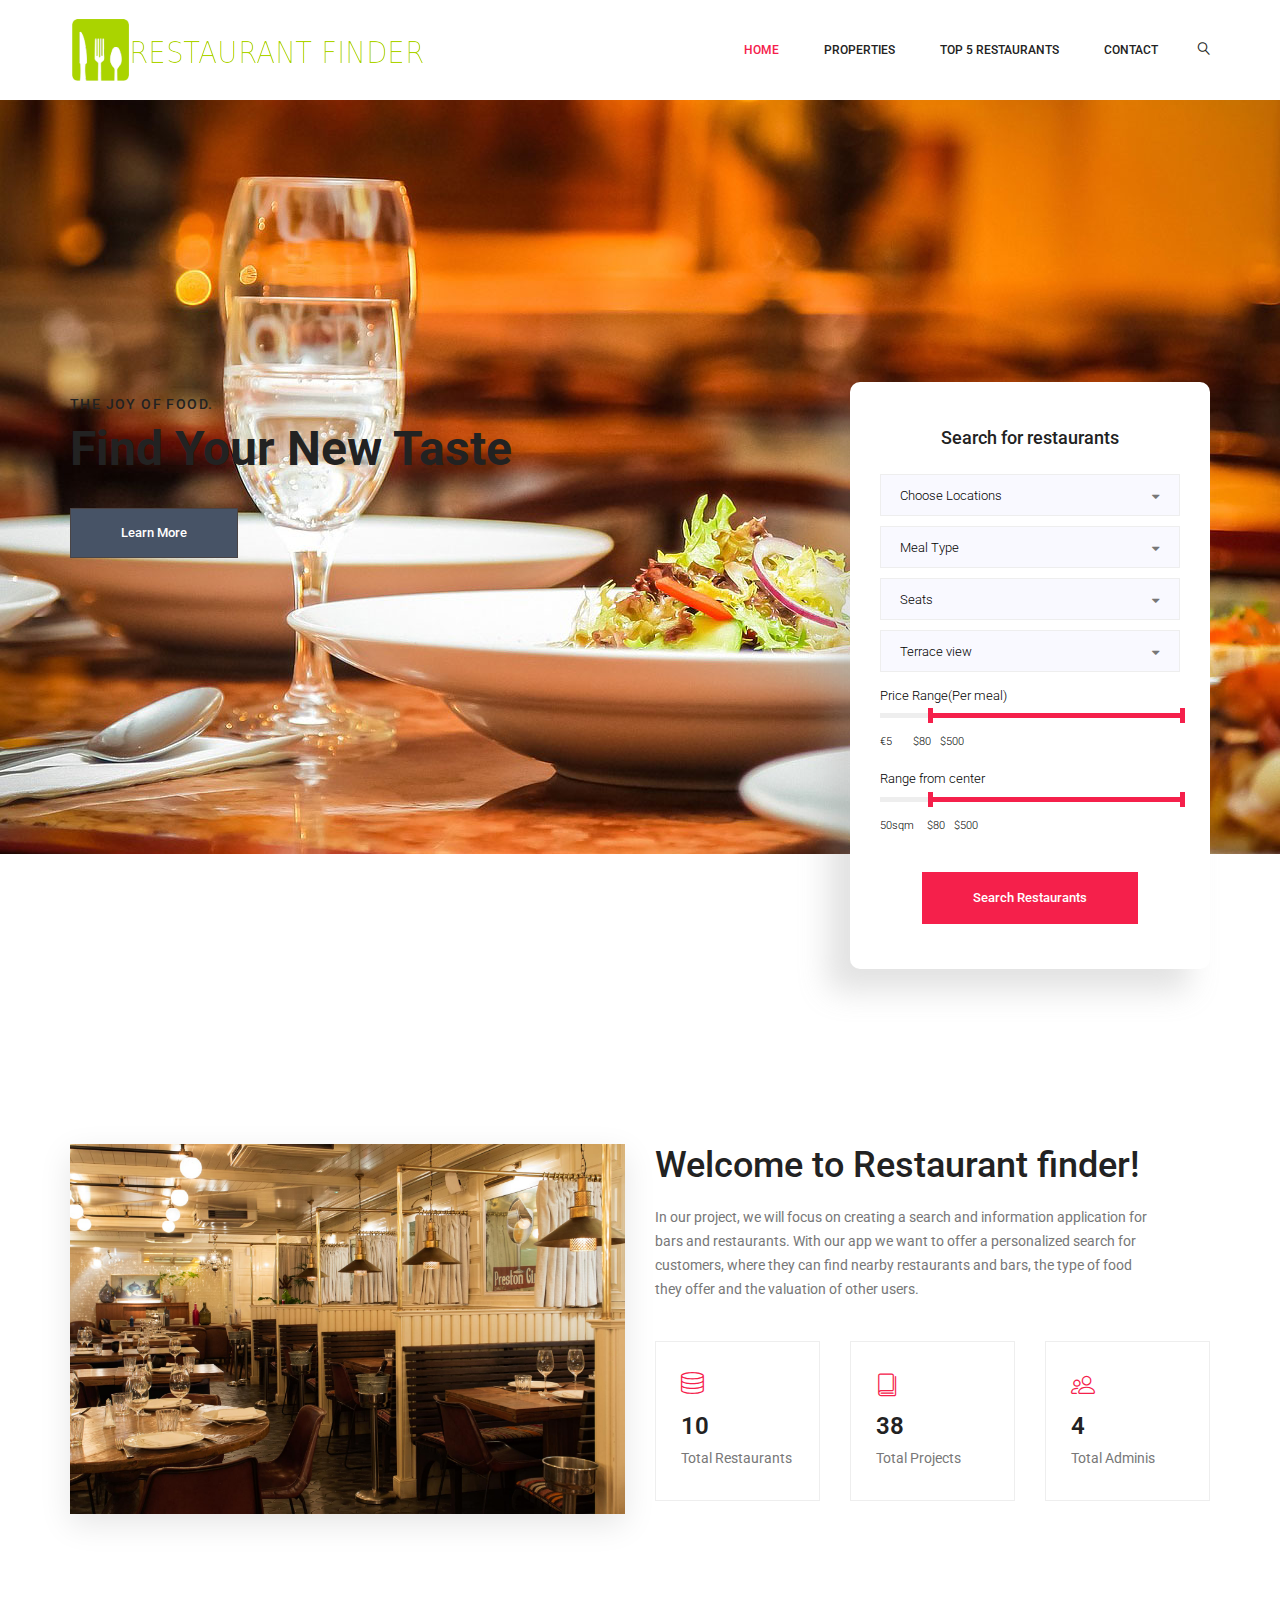
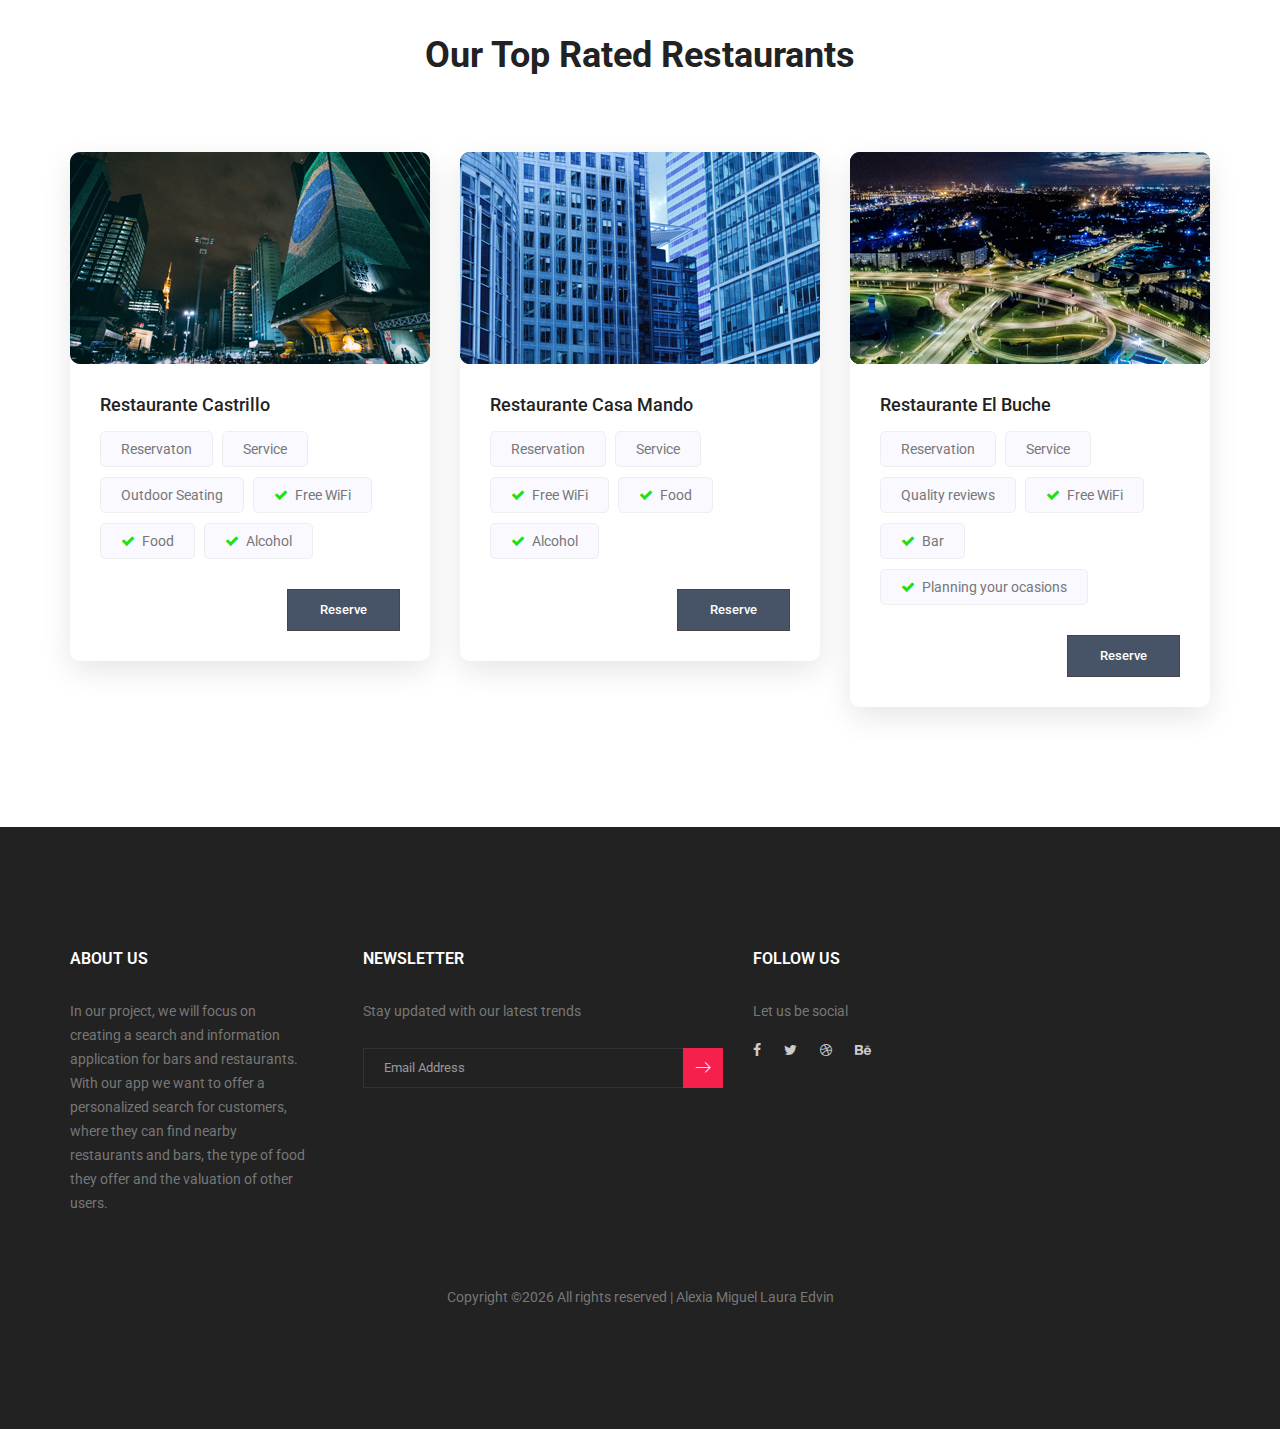
<file: index.html>
<!doctype html>
<html lang="en">
    <head>
        <!-- Required meta tags -->
        <meta charset="utf-8">
        <meta name="viewport" content="width=device-width, initial-scale=1, shrink-to-fit=no">
        <link rel="icon" href="img/favicon.png" type="image/png">
        <title>Restaurant| home</title>
        <!-- Bootstrap CSS -->
        <link rel="stylesheet" href="css/bootstrap.css">
        <link rel="stylesheet" href="vendors/linericon/style.css">
        <link rel="stylesheet" href="css/font-awesome.min.css">
        <link rel="stylesheet" href="vendors/owl-carousel/owl.carousel.min.css">
        <link rel="stylesheet" href="vendors/lightbox/simpleLightbox.css">
        <link rel="stylesheet" href="vendors/nice-select/css/nice-select.css">
        <link rel="stylesheet" href="vendors/animate-css/animate.css">
        <link rel="stylesheet" href="vendors/jquery-ui/jquery-ui.css">
        <!-- main css -->
        <link rel="stylesheet" href="css/style.css">
        <link rel="stylesheet" href="css/responsive.css">

        <style media="screen">
          .advanced_search .search_select .s_select .current{
            color: black;
          }

          .advanced_search .search_select .s_select .list li{
            color: black;
          }

          .advanced_search .search_range .range_item h5{
            color: black;
          }

          .advanced_search .search_range .range_item .d_text{
            color: black ;
          }

          .advanced_search .search_range .range_item .amount{
              color: black;
          }

          .advanced_search .search_range .range_item .d_text2{
            color: black;
          }

          .advanced_search .search_range .range_item .amount2{
            color: black;
          }

        </style>
    </head>
    <body>

        <!--================Header Menu Area =================-->
        <header class="header_area">
            <div class="main_menu">
            	<nav class="navbar navbar-expand-lg navbar-light">
					<div class="container box_1620">
						<!-- Brand and toggle get grouped for better mobile display -->
						<a class="navbar-brand logo_h" href="index.html"><img src="img/restaurant_logo1.png" alt=""></a>
						<button class="navbar-toggler" type="button" data-toggle="collapse" data-target="#navbarSupportedContent" aria-controls="navbarSupportedContent" aria-expanded="false" aria-label="Toggle navigation">
							<span class="icon-bar"></span>
							<span class="icon-bar"></span>
							<span class="icon-bar"></span>
						</button>
						<!-- Collect the nav links, forms, and other content for toggling -->
						<div class="collapse navbar-collapse offset" id="navbarSupportedContent">
							<ul class="nav navbar-nav menu_nav ml-auto">
								<li class="nav-item active"><a class="nav-link" href="index.html">Home</a></li>
								<li class="nav-item"><a class="nav-link" href="properties.html">Properties</a></li>
								<li class="nav-item submenu dropdown">
									<a href="#" class="nav-link dropdown-toggle" data-toggle="dropdown" role="button" aria-haspopup="true" aria-expanded="false">Top 5 restaurants</a>
									<ul class="dropdown-menu">
										<li class="nav-item"><a class="nav-link" href="https://www.tripadvisor.es/Restaurant_Review-g580324-d5444812-Reviews-Restaurante_El_Castillo-Ponferrada_Province_of_Leon_Castile_and_Leon.html">El Castrillo</a></li>
                    <li class="nav-item"><a class="nav-link" href="https://www.tripadvisor.com/Restaurant_Review-g187492-d2179561-Reviews-Restaurante_Pablo-Leon_Province_of_Leon_Castile_and_Leon.html">Pablo</a></li>
                    <li class="nav-item"><a class="nav-link" href="https://www.tripadvisor.com/Restaurant_Review-g187492-d13963047-Reviews-La_Piccola_Stanza-Leon_Province_of_Leon_Castile_and_Leon.html">La Piccola Stanzza</a></li>
                    <li class="nav-item"><a class="nav-link" href="https://www.tripadvisor.com/Restaurant_Review-g187492-d7679478-Reviews-Clandestino-Leon_Province_of_Leon_Castile_and_Leon.html">Clandestino</a></li>
                    <li class="nav-item"><a class="nav-link" href="https://www.tripadvisor.com/Restaurant_Review-g187492-d3534166-Reviews-La_Poveda-Leon_Province_of_Leon_Castile_and_Leon.html">La Poveda</a></li>
									</ul>
								</li>
								<li class="nav-item"><a class="nav-link" href="contact.html">Contact</a></li>
							</ul>
							<ul class="nav navbar-nav navbar-right">
								<li class="nav-item"><a href="#" class="search"><i class="lnr lnr-magnifier"></i></a></li>
							</ul>
						</div>
					</div>
            	</nav>
            </div>
        </header>
        <!--================Header Menu Area =================-->

        <!--================Home Area =================-->
        <section class="home_banner_area">
            <div class="banner_inner d-flex align-items-center">
				<div class="container">
					<div class="banner_content">
						<h5>The joy of food.</h5>
						<h3>Find Your New Taste</h3>
						<a class="main_btn" href="#">Learn More</a>
					</div>
				</div>
            </div>
            <div class="container">
				<div class="advanced_search">
					<h3>Search for restaurants</h3>
					<div class="search_select">
						<select class="s_select">
					    <option value="1">Choose Locations</option>
							<option value="2">Leon</option>
						</select>
						<select class="s_select">
							<option value="1">Meal Type</option>
							<option value="2">Breakfast</option>
							<option value="4">Lunch</option>
              <option value="5">Dinner</option>
						</select>
						<select class="s_select">
							<option value="1">Seats</option>
							<option value="2">1</option>
							<option value="4">2</option>
              <option value="5">3</option>
              <option value="6">4</option>
						</select>
						<select class="s_select">
							<option value="1">Terrace view</option>
							<option value="2">Yes</option>
							<option value="4">No</option>
						</select>
					</div>
					<div class="search_range">
						<div class="range_item">
							<h5>Price Range(Per meal)</h5>
							<div id="slider-range"></div>
							<span class="d_text">€5</span>
							<input type="text" id="amount" readonly style="border:0;" class="amount">
						</div>
						<div class="range_item">
							<h5>Range from center</h5>
							<div id="slider-range2"></div>
							<span class="d_text2">50sqm</span>
							<input type="text" id="amount2" readonly style="border:0;" class="amount2">
						</div>
					</div>
					<button type="submit" value="submit" class="btn submit_btn">Search Restaurants</button>
				</div>
            </div>
        </section>
        <!--================End Home Banner Area =================-->

        <!--================Welcome Area =================-->
        <section class="welcome_area p_120">
        	<div class="container">
        		<div class="row welcome_inner">
        			<div class="col-lg-6">
        				<div class="welcome_img">
        					<img class="img-fluid" src="img/restoran1.jpg" alt="">
        				</div>
        			</div>
        			<div class="col-lg-6">
        				<div class="welcome_text">
        					<h4>Welcome to Restaurant finder!</h4>
        					<p>In our project, we will focus on creating a search and information application for bars and restaurants.  With our app we want to offer a personalized search for customers, where they can find nearby restaurants and bars, the type of food they offer and the valuation of other users.</p>
        					<div class="row">
        						<div class="col-sm-4">
        							<div class="wel_item">
        								<i class="lnr lnr-database"></i>
        								<h4>10</h4>
        								<p>Total Restaurants</p>
        							</div>
        						</div>
        						<div class="col-sm-4">
        							<div class="wel_item">
        								<i class="lnr lnr-book"></i>
        								<h4>38</h4>
        								<p>Total Projects</p>
        							</div>
        						</div>
        						<div class="col-sm-4">
        							<div class="wel_item">
        								<i class="lnr lnr-users"></i>
        								<h4>4</h4>
        								<p>Total Adminis</p>
        							</div>
        						</div>
        					</div>
        				</div>
        			</div>
        		</div>
        	</div>
        </section>
        <!--================End Welcome Area =================-->

        <!--================Properties Area =================-->
        <section class="properties_area">
        	<div class="container">
        		<div class="main_title">
        			<h2>Our Top Rated Restaurants</h2>
        		</div>
        		<div class="row properties_inner">
        			<div class="col-lg-4">
        				<div class="properties_item">
        					<div class="pp_img">
        						<img class="img-fluid" src="img/properties/pp-1.jpg" alt="">
        					</div>
        					<div class="pp_content">
        						<a href="#"><h4>Restaurante Castrillo</h4></a>
        						<div class="tags">
        							<a href="#">Reservaton</a>
        							<a href="#">Service</a>
        							<a href="#">Outdoor Seating</a>
        							<a href="#"><i class="fa fa-check" aria-hidden="true"></i>Free WiFi</a>
        							<a href="#"><i class="fa fa-check" aria-hidden="true"></i>Food</a>
        							<a href="#"><i class="fa fa-check" aria-hidden="true"></i>Alcohol</a>
        						</div>
        						<div class="pp_footer">
        							<a class="main_btn" href="#">Reserve</a>
        						</div>
        					</div>
        				</div>
        			</div>
        			<div class="col-lg-4">
        				<div class="properties_item">
        					<div class="pp_img">
        						<img class="img-fluid" src="img/properties/pp-2.jpg" alt="">
        					</div>
        					<div class="pp_content">
        						<a href="#"><h4>Restaurante Casa Mando</h4></a>
        						<div class="tags">
        							<a href="#">Reservation</a>
        							<a href="#">Service</a>
        							<a href="#"><i class="fa fa-check" aria-hidden="true"></i>Free WiFi</a>
        							<a href="#"><i class="fa fa-check" aria-hidden="true"></i>Food</a>
        							<a href="#"><i class="fa fa-check" aria-hidden="true"></i>Alcohol</a>
        						</div>
        						<div class="pp_footer">
        							<a class="main_btn" href="#">Reserve</a>
        						</div>
        					</div>
        				</div>
        			</div>
        			<div class="col-lg-4">
        				<div class="properties_item">
        					<div class="pp_img">
        						<img class="img-fluid" src="img/properties/pp-3.jpg" alt="">
        					</div>
        					<div class="pp_content">
        						<a href="#"><h4>Restaurante El Buche</h4></a>
        						<div class="tags">
        							<a href="#">Reservation</a>
        							<a href="#">Service</a>
        							<a href="#">Quality reviews</a>
        							<a href="#"><i class="fa fa-check" aria-hidden="true"></i>Free WiFi</a>
        							<a href="#"><i class="fa fa-check" aria-hidden="true"></i>Bar</a>
        							<a href="#"><i class="fa fa-check" aria-hidden="true"></i>Planning your ocasions</a>
        						</div>
        						<div class="pp_footer">
        							<a class="main_btn" href="#">Reserve</a>
        						</div>
        					</div>
        				</div>
        			</div>
        		</div>
        	</div>
        </section>
        <!--================End Properties Area =================-->

        <!--================ start footer Area  =================-->
        <footer class="footer-area p_120">
            <div class="container">
                <div class="row">
                    <div class="col-lg-3  col-md-6 col-sm-6">
                        <div class="single-footer-widget">
                            <h6 class="footer_title">About Us</h6>
                            <p>In our project, we will focus on creating a search and information application for bars and restaurants. With our app we want to offer a personalized search for customers, where they can find nearby restaurants and bars, the type of food they offer and the valuation of other users.

</p>
                        </div>
                    </div>
                    <div class="col-lg-4 col-md-6 col-sm-6">
                        <div class="single-footer-widget">
                            <h6 class="footer_title">Newsletter</h6>
                            <p>Stay updated with our latest trends</p>
                            <div id="mc_embed_signup">
                                <form target="_blank" action="https://spondonit.us12.list-manage.com/subscribe/post?u=1462626880ade1ac87bd9c93a&amp;id=92a4423d01" method="get" class="subscribe_form relative">
                                    <div class="input-group d-flex flex-row">
                                        <input name="EMAIL" placeholder="Email Address" onfocus="this.placeholder = ''" onblur="this.placeholder = 'Email Address '" required="" type="email">
                                        <button class="btn sub-btn"><span class="lnr lnr-arrow-right"></span></button>
                                    </div>
                                    <div class="mt-10 info"></div>
                                </form>
                            </div>
                        </div>
                    </div>
                    <div class="col-lg-2 col-md-6 col-sm-6">
                        <div class="single-footer-widget f_social_wd">
                            <h6 class="footer_title">Follow Us</h6>
                            <p>Let us be social</p>
                            <div class="f_social">
                            	<a href="#"><i class="fa fa-facebook"></i></a>
								<a href="#"><i class="fa fa-twitter"></i></a>
								<a href="#"><i class="fa fa-dribbble"></i></a>
								<a href="#"><i class="fa fa-behance"></i></a>
              </div>
                        </div>
                    </div>
                </div>
                <div class="row footer-bottom d-flex justify-content-between align-items-center">
                    <p class="col-lg-12 footer-text text-center"><!-- Link back to Colorlib can't be removed. Template is licensed under CC BY 3.0. -->
Copyright &copy;<script>document.write(new Date().getFullYear());</script> All rights reserved | Alexia Miguel Laura Edvin
<!-- Link back to Colorlib can't be removed. Template is licensed under CC BY 3.0. --></p>
                </div>
            </div>
        </footer>
		<!--================ End footer Area  =================-->



        <!-- Optional JavaScript -->
        <!-- jQuery first, then Popper.js, then Bootstrap JS -->
        <script src="js/jquery-3.2.1.min.js"></script>
        <script src="js/popper.js"></script>
        <script src="js/bootstrap.min.js"></script>
        <script src="js/stellar.js"></script>
        <script src="vendors/lightbox/simpleLightbox.min.js"></script>
        <script src="vendors/nice-select/js/jquery.nice-select.min.js"></script>
        <script src="vendors/isotope/imagesloaded.pkgd.min.js"></script>
        <script src="vendors/isotope/isotope-min.js"></script>
        <script src="vendors/owl-carousel/owl.carousel.min.js"></script>
        <script src="vendors/jquery-ui/jquery-ui.js"></script>
        <script src="js/jquery.ajaxchimp.min.js"></script>
        <script src="js/mail-script.js"></script>
        <script src="js/theme.js"></script>
    </body>
</html>
</file>
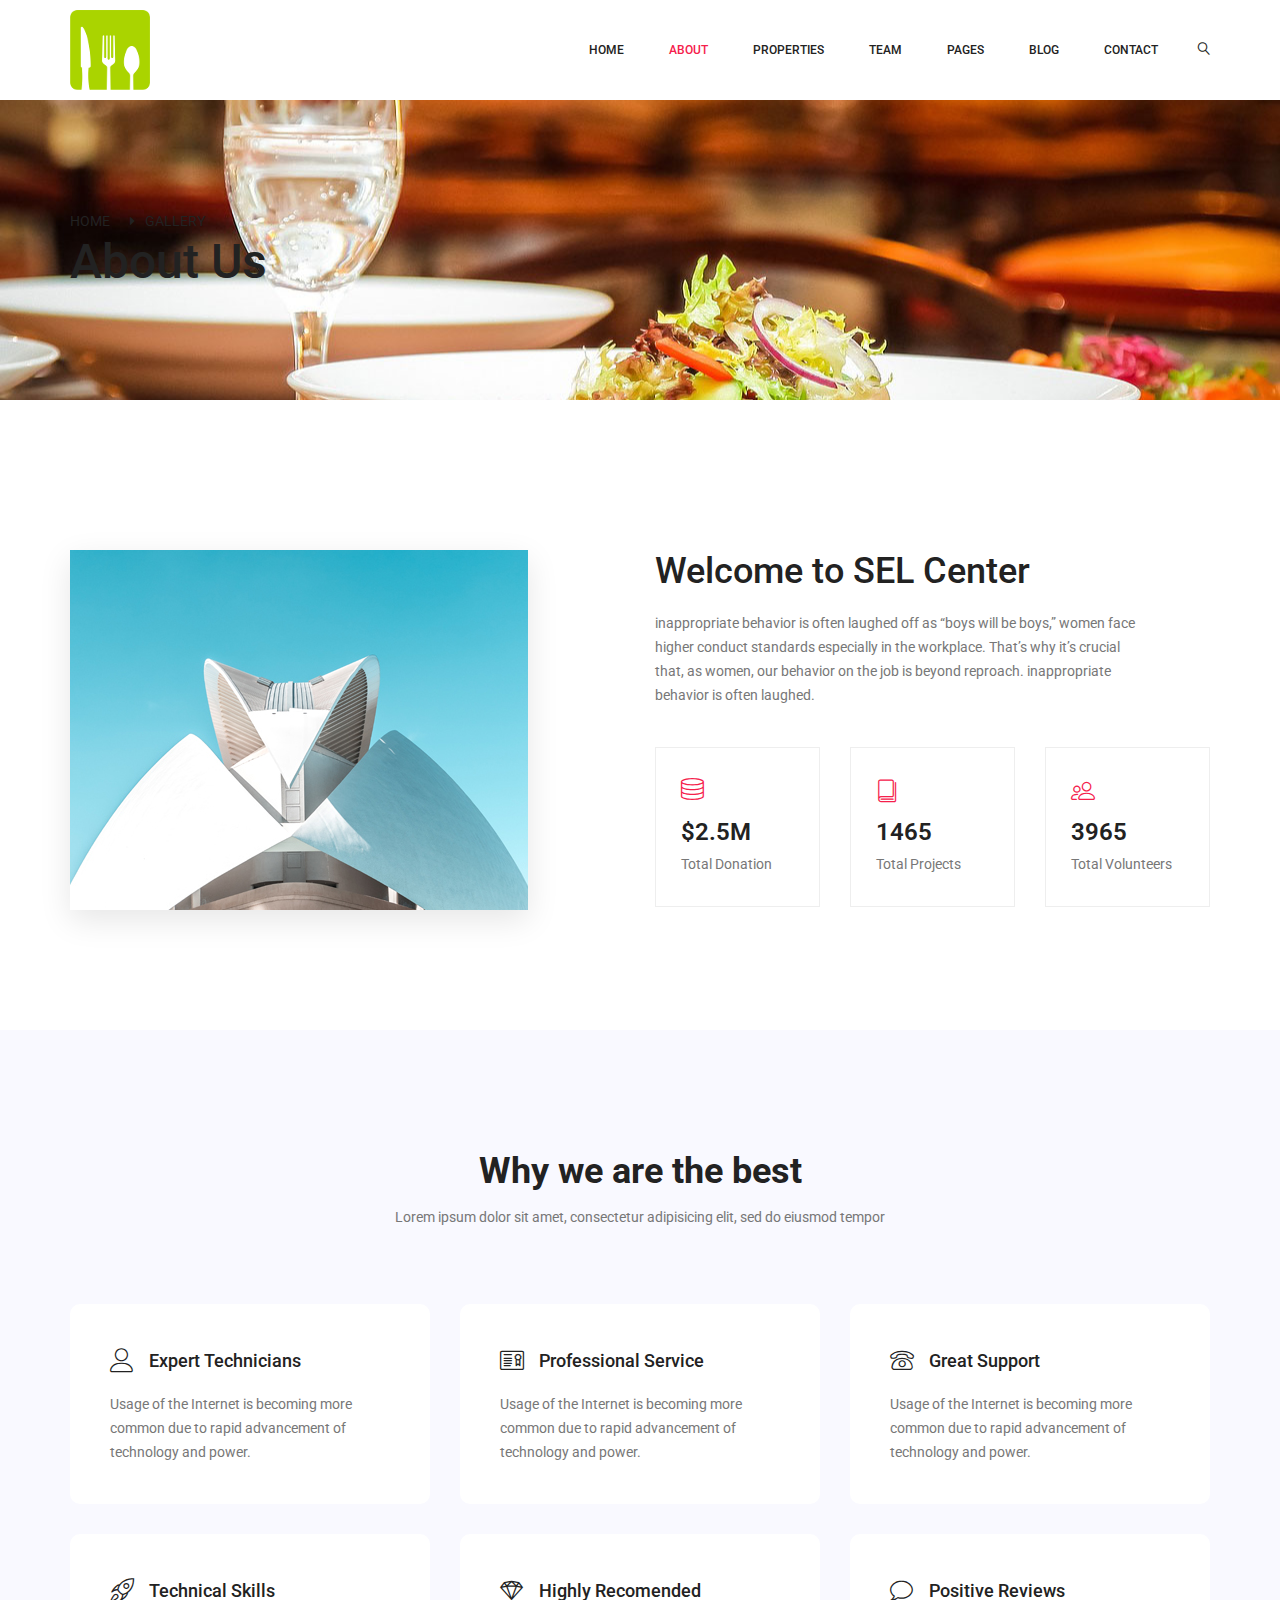
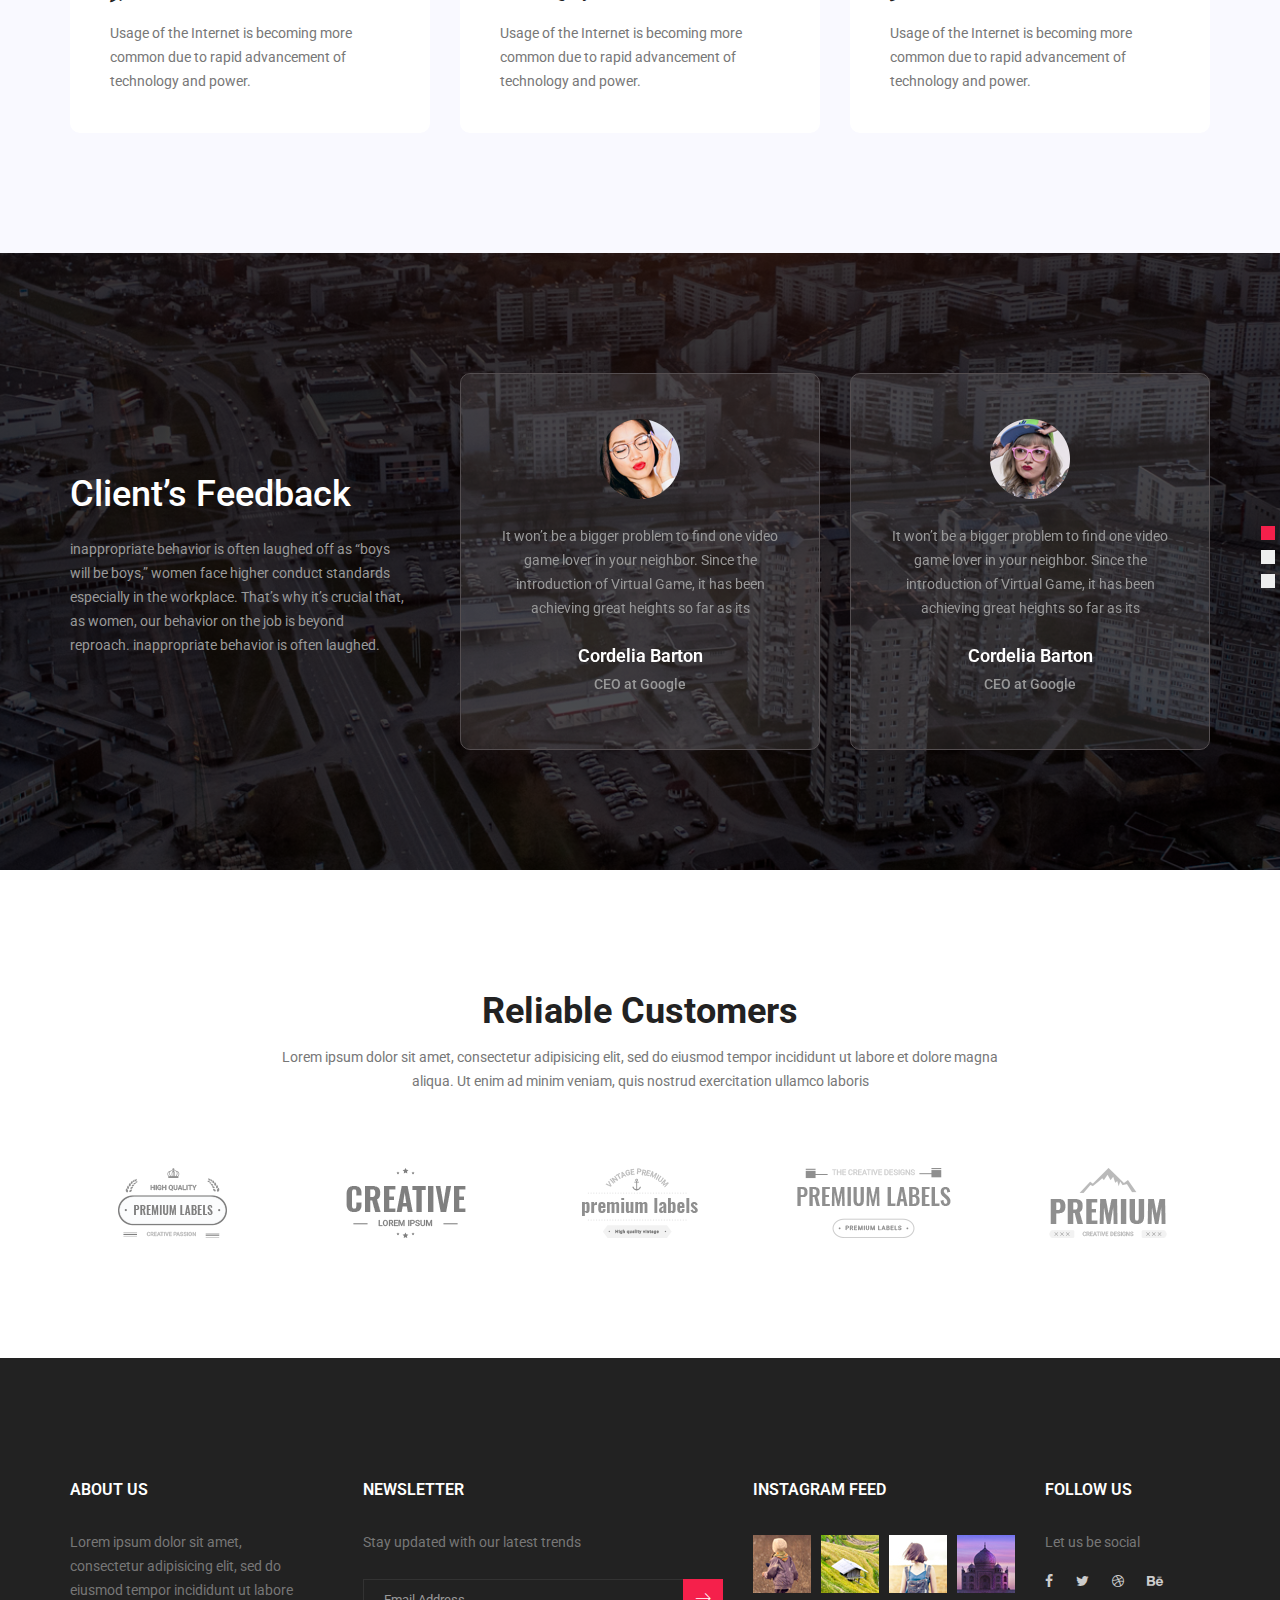
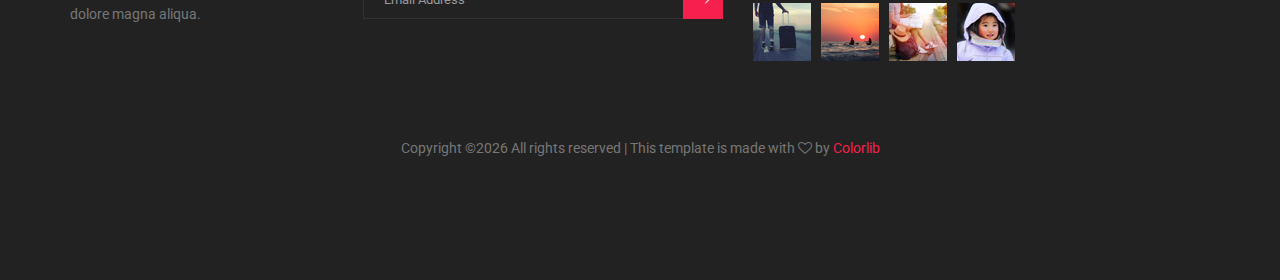
<file: about-us.html>
<!doctype html>
<html lang="en">
    <head>
        <!-- Required meta tags -->
        <meta charset="utf-8">
        <meta name="viewport" content="width=device-width, initial-scale=1, shrink-to-fit=no">
        <link rel="icon" href="img/favicon.png" type="image/png">
        <title>Real State Multi</title>
        <!-- Bootstrap CSS -->
        <link rel="stylesheet" href="css/bootstrap.css">
        <link rel="stylesheet" href="vendors/linericon/style.css">
        <link rel="stylesheet" href="css/font-awesome.min.css">
        <link rel="stylesheet" href="vendors/owl-carousel/owl.carousel.min.css">
        <link rel="stylesheet" href="vendors/lightbox/simpleLightbox.css">
        <link rel="stylesheet" href="vendors/nice-select/css/nice-select.css">
        <link rel="stylesheet" href="vendors/animate-css/animate.css">
        <link rel="stylesheet" href="vendors/jquery-ui/jquery-ui.css">
        <!-- main css -->
        <link rel="stylesheet" href="css/style.css">
        <link rel="stylesheet" href="css/responsive.css">
    </head>
    <body>
        
        <!--================Header Menu Area =================-->
        <header class="header_area">
            <div class="main_menu">
            	<nav class="navbar navbar-expand-lg navbar-light">
					<div class="container box_1620">
						<!-- Brand and toggle get grouped for better mobile display -->
						<a class="navbar-brand logo_h" href="index.html"><img src="img/logo.png" alt=""></a>
						<button class="navbar-toggler" type="button" data-toggle="collapse" data-target="#navbarSupportedContent" aria-controls="navbarSupportedContent" aria-expanded="false" aria-label="Toggle navigation">
							<span class="icon-bar"></span>
							<span class="icon-bar"></span>
							<span class="icon-bar"></span>
						</button>
						<!-- Collect the nav links, forms, and other content for toggling -->
						<div class="collapse navbar-collapse offset" id="navbarSupportedContent">
							<ul class="nav navbar-nav menu_nav ml-auto"> 
								<li class="nav-item"><a class="nav-link" href="index.html">Home</a></li> 
								<li class="nav-item active"><a class="nav-link" href="about-us.html">About</a></li>
								<li class="nav-item"><a class="nav-link" href="properties.html">Properties</a></li>
								<li class="nav-item"><a class="nav-link" href="agents.html">Team</a></li>
								<li class="nav-item submenu dropdown">
									<a href="#" class="nav-link dropdown-toggle" data-toggle="dropdown" role="button" aria-haspopup="true" aria-expanded="false">Pages</a>
									<ul class="dropdown-menu">
										<li class="nav-item"><a class="nav-link" href="elements.html">Elements</a></li>
									</ul>
								</li> 
								<li class="nav-item submenu dropdown">
									<a href="#" class="nav-link dropdown-toggle" data-toggle="dropdown" role="button" aria-haspopup="true" aria-expanded="false">Blog</a>
									<ul class="dropdown-menu">
										<li class="nav-item"><a class="nav-link" href="blog.html">Blog</a></li>
										<li class="nav-item"><a class="nav-link" href="single-blog.html">Blog Details</a></li>
									</ul>
								</li> 
								<li class="nav-item"><a class="nav-link" href="contact.html">Contact</a></li>
							</ul>
							<ul class="nav navbar-nav navbar-right">
								<li class="nav-item"><a href="#" class="search"><i class="lnr lnr-magnifier"></i></a></li>
							</ul>
						</div> 
					</div>
            	</nav>
            </div>
        </header>
        <!--================Header Menu Area =================-->
        
        <!--================Home Banner Area =================-->
        <section class="banner_area">
            <div class="banner_inner d-flex align-items-center">
            	<div class="overlay bg-parallax" data-stellar-ratio="0.9" data-stellar-vertical-offset="0" data-background=""></div>
				<div class="container">
					<div class="banner_content">
						<div class="page_link">
							<a href="index.html">Home</a>
							<a href="gallery.html">Gallery</a>
						</div>
						<h2>About Us</h2>
					</div>
				</div>
            </div>
        </section>
        <!--================End Home Banner Area =================-->
        
        <!--================Welcome Area =================-->
        <section class="welcome_area p_120">
        	<div class="container">
        		<div class="row welcome_inner">
        			<div class="col-lg-6">
        				<div class="welcome_img">
        					<img class="img-fluid" src="img/welcome-1.jpg" alt="">
        				</div>
        			</div>
        			<div class="col-lg-6">
        				<div class="welcome_text">
        					<h4>Welcome to SEL Center</h4>
        					<p>inappropriate behavior is often laughed off as “boys will be boys,” women face higher conduct standards especially in the workplace. That’s why it’s crucial that, as women, our behavior on the job is beyond reproach. inappropriate behavior is often laughed.</p>
        					<div class="row">
        						<div class="col-sm-4">
        							<div class="wel_item">
        								<i class="lnr lnr-database"></i>
        								<h4>$2.5M</h4>
        								<p>Total Donation</p>
        							</div>
        						</div>
        						<div class="col-sm-4">
        							<div class="wel_item">
        								<i class="lnr lnr-book"></i>
        								<h4>1465</h4>
        								<p>Total Projects</p>
        							</div>
        						</div>
        						<div class="col-sm-4">
        							<div class="wel_item">
        								<i class="lnr lnr-users"></i>
        								<h4>3965</h4>
        								<p>Total Volunteers</p>
        							</div>
        						</div>
        					</div>
        				</div>
        			</div>
        		</div>
        	</div>
        </section>
        <!--================End Welcome Area =================-->
        
        <!--================Feature Area =================-->
        <section class="feature_area p_120">
        	<div class="container">
        		<div class="main_title">
        			<h2>Why we are the best</h2>
        			<p>Lorem ipsum dolor sit amet, consectetur adipisicing elit, sed do eiusmod tempor</p>
        		</div>
        		<div class="row feature_inner">
        			<div class="col-lg-4 col-sm-6">
        				<div class="feature_item">
        					<h4><i class="lnr lnr-user"></i>Expert Technicians</h4>
        					<p>Usage of the Internet is becoming more common due to rapid advancement of technology and power.</p>
        				</div>
        			</div>
        			<div class="col-lg-4 col-sm-6">
        				<div class="feature_item">
        					<h4><i class="lnr lnr-license"></i>Professional Service</h4>
        					<p>Usage of the Internet is becoming more common due to rapid advancement of technology and power.</p>
        				</div>
        			</div>
        			<div class="col-lg-4 col-sm-6">
        				<div class="feature_item">
        					<h4><i class="lnr lnr-phone"></i>Great Support</h4>
        					<p>Usage of the Internet is becoming more common due to rapid advancement of technology and power.</p>
        				</div>
        			</div>
        			<div class="col-lg-4 col-sm-6">
        				<div class="feature_item">
        					<h4><i class="lnr lnr-rocket"></i>Technical Skills</h4>
        					<p>Usage of the Internet is becoming more common due to rapid advancement of technology and power.</p>
        				</div>
        			</div>
        			<div class="col-lg-4 col-sm-6">
        				<div class="feature_item">
        					<h4><i class="lnr lnr-diamond"></i>Highly Recomended</h4>
        					<p>Usage of the Internet is becoming more common due to rapid advancement of technology and power.</p>
        				</div>
        			</div>
        			<div class="col-lg-4 col-sm-6">
        				<div class="feature_item">
        					<h4><i class="lnr lnr-bubble"></i>Positive Reviews</h4>
        					<p>Usage of the Internet is becoming more common due to rapid advancement of technology and power.</p>
        				</div>
        			</div>
        		</div>
        	</div>
        </section>
        <!--================End Feature Area =================-->
        
        <!--================Testimonials Area =================-->
        <section class="testimonials_area p_120">
        	<div class="container">
        		<div class="row testimonials_inner">
        			<div class="col-lg-4">
        				<div class="testi_left_text">
        					<h4>Client’s Feedback</h4>
        					<p>inappropriate behavior is often laughed off as “boys will be boys,” women face higher conduct standards especially in the workplace. That’s why it’s crucial that, as women, our behavior on the job is beyond reproach. inappropriate behavior is often laughed.</p>
        				</div>
        			</div>
        			<div class="col-lg-8">
        				<div class="testi_slider owl-carousel">
							<div class="item">
								<div class="testi_item">
									<img src="img/testimonials/testi-1.png" alt="">
									<p>It won’t be a bigger problem to find one video game lover in your neighbor. Since the introduction of Virtual Game, it has been achieving great heights so far as its</p>
									<h4>Cordelia Barton</h4>
									<h6>CEO at Google</h6>
								</div>
							</div>
							<div class="item">
								<div class="testi_item">
									<img src="img/testimonials/testi-2.png" alt="">
									<p>It won’t be a bigger problem to find one video game lover in your neighbor. Since the introduction of Virtual Game, it has been achieving great heights so far as its</p>
									<h4>Cordelia Barton</h4>
									<h6>CEO at Google</h6>
								</div>
							</div>
							<div class="item">
								<div class="testi_item">
									<img src="img/testimonials/testi-1.png" alt="">
									<p>It won’t be a bigger problem to find one video game lover in your neighbor. Since the introduction of Virtual Game, it has been achieving great heights so far as its</p>
									<h4>Cordelia Barton</h4>
									<h6>CEO at Google</h6>
								</div>
							</div>
							<div class="item">
								<div class="testi_item">
									<img src="img/testimonials/testi-2.png" alt="">
									<p>It won’t be a bigger problem to find one video game lover in your neighbor. Since the introduction of Virtual Game, it has been achieving great heights so far as its</p>
									<h4>Cordelia Barton</h4>
									<h6>CEO at Google</h6>
								</div>
							</div>
							<div class="item">
								<div class="testi_item">
									<img src="img/testimonials/testi-1.png" alt="">
									<p>It won’t be a bigger problem to find one video game lover in your neighbor. Since the introduction of Virtual Game, it has been achieving great heights so far as its</p>
									<h4>Cordelia Barton</h4>
									<h6>CEO at Google</h6>
								</div>
							</div>
							<div class="item">
								<div class="testi_item">
									<img src="img/testimonials/testi-2.png" alt="">
									<p>It won’t be a bigger problem to find one video game lover in your neighbor. Since the introduction of Virtual Game, it has been achieving great heights so far as its</p>
									<h4>Cordelia Barton</h4>
									<h6>CEO at Google</h6>
								</div>
							</div>
						</div>
        			</div>
        		</div>
        	</div>
        </section>
        <!--================End Testimonials Area =================-->
        
        <!--================Clients Logo Area =================-->
        <section class="clients_logo_area p_120">
        	<div class="container">
        		<div class="main_title">
        			<h2>Reliable Customers</h2>
        			<p>Lorem ipsum dolor sit amet, consectetur adipisicing elit, sed do eiusmod tempor incididunt ut labore et dolore magna aliqua. Ut enim ad minim veniam, quis nostrud exercitation ullamco laboris</p>
        		</div>
        		<div class="clients_slider owl-carousel">
        			<div class="item">
        				<img src="img/clients-logo/c-logo-1.png" alt="">
        			</div>
        			<div class="item">
        				<img src="img/clients-logo/c-logo-2.png" alt="">
        			</div>
        			<div class="item">
        				<img src="img/clients-logo/c-logo-3.png" alt="">
        			</div>
        			<div class="item">
        				<img src="img/clients-logo/c-logo-4.png" alt="">
        			</div>
        			<div class="item">
        				<img src="img/clients-logo/c-logo-5.png" alt="">
        			</div>
        		</div>
        	</div>
        </section>
        <!--================End Clients Logo Area =================-->
        
        
        <!--================ start footer Area  =================-->	
        <footer class="footer-area p_120">
            <div class="container">
                <div class="row">
                    <div class="col-lg-3  col-md-6 col-sm-6">
                        <div class="single-footer-widget">
                            <h6 class="footer_title">About Us</h6>
                            <p>Lorem ipsum dolor sit amet, consectetur adipisicing elit, sed do eiusmod tempor incididunt ut labore dolore magna aliqua.</p>
                        </div>
                    </div>
                    <div class="col-lg-4 col-md-6 col-sm-6">
                        <div class="single-footer-widget">
                            <h6 class="footer_title">Newsletter</h6>
                            <p>Stay updated with our latest trends</p>		
                            <div id="mc_embed_signup">
                                <form target="_blank" action="https://spondonit.us12.list-manage.com/subscribe/post?u=1462626880ade1ac87bd9c93a&amp;id=92a4423d01" method="get" class="subscribe_form relative">
                                    <div class="input-group d-flex flex-row">
                                        <input name="EMAIL" placeholder="Email Address" onfocus="this.placeholder = ''" onblur="this.placeholder = 'Email Address '" required="" type="email">
                                        <button class="btn sub-btn"><span class="lnr lnr-arrow-right"></span></button>		
                                    </div>									
                                    <div class="mt-10 info"></div>
                                </form>
                            </div>
                        </div>
                    </div>
                    <div class="col-lg-3 col-md-6 col-sm-6">
                        <div class="single-footer-widget instafeed">
                            <h6 class="footer_title">Instagram Feed</h6>
                            <ul class="list instafeed d-flex flex-wrap">
                                <li><img src="img/instagram/Image-01.jpg" alt=""></li>
                                <li><img src="img/instagram/Image-02.jpg" alt=""></li>
                                <li><img src="img/instagram/Image-03.jpg" alt=""></li>
                                <li><img src="img/instagram/Image-04.jpg" alt=""></li>
                                <li><img src="img/instagram/Image-05.jpg" alt=""></li>
                                <li><img src="img/instagram/Image-06.jpg" alt=""></li>
                                <li><img src="img/instagram/Image-07.jpg" alt=""></li>
                                <li><img src="img/instagram/Image-08.jpg" alt=""></li>
                            </ul>
                        </div>
                    </div>	
                    <div class="col-lg-2 col-md-6 col-sm-6">
                        <div class="single-footer-widget f_social_wd">
                            <h6 class="footer_title">Follow Us</h6>
                            <p>Let us be social</p>
                            <div class="f_social">
                            	<a href="#"><i class="fa fa-facebook"></i></a>
								<a href="#"><i class="fa fa-twitter"></i></a>
								<a href="#"><i class="fa fa-dribbble"></i></a>
								<a href="#"><i class="fa fa-behance"></i></a>
                            </div>
                        </div>
                    </div>						
                </div>
                <div class="row footer-bottom d-flex justify-content-between align-items-center">
                    <p class="col-lg-12 footer-text text-center"><!-- Link back to Colorlib can't be removed. Template is licensed under CC BY 3.0. -->
Copyright &copy;<script>document.write(new Date().getFullYear());</script> All rights reserved | This template is made with <i class="fa fa-heart-o" aria-hidden="true"></i> by <a href="https://colorlib.com" target="_blank">Colorlib</a>
<!-- Link back to Colorlib can't be removed. Template is licensed under CC BY 3.0. --></p>
                </div>
            </div>
        </footer>
		<!--================ End footer Area  =================-->
        
        
        
        <!-- Optional JavaScript -->
        <!-- jQuery first, then Popper.js, then Bootstrap JS -->
        <script src="js/jquery-3.2.1.min.js"></script>
        <script src="js/popper.js"></script>
        <script src="js/bootstrap.min.js"></script>
        <script src="js/stellar.js"></script>
        <script src="vendors/lightbox/simpleLightbox.min.js"></script>
        <script src="vendors/nice-select/js/jquery.nice-select.min.js"></script>
        <script src="vendors/isotope/imagesloaded.pkgd.min.js"></script>
        <script src="vendors/isotope/isotope-min.js"></script>
        <script src="vendors/owl-carousel/owl.carousel.min.js"></script>
        <script src="vendors/jquery-ui/jquery-ui.js"></script>
        <script src="js/jquery.ajaxchimp.min.js"></script>
        <script src="js/mail-script.js"></script>
        <script src="js/theme.js"></script>
    </body>
</html>
</file>
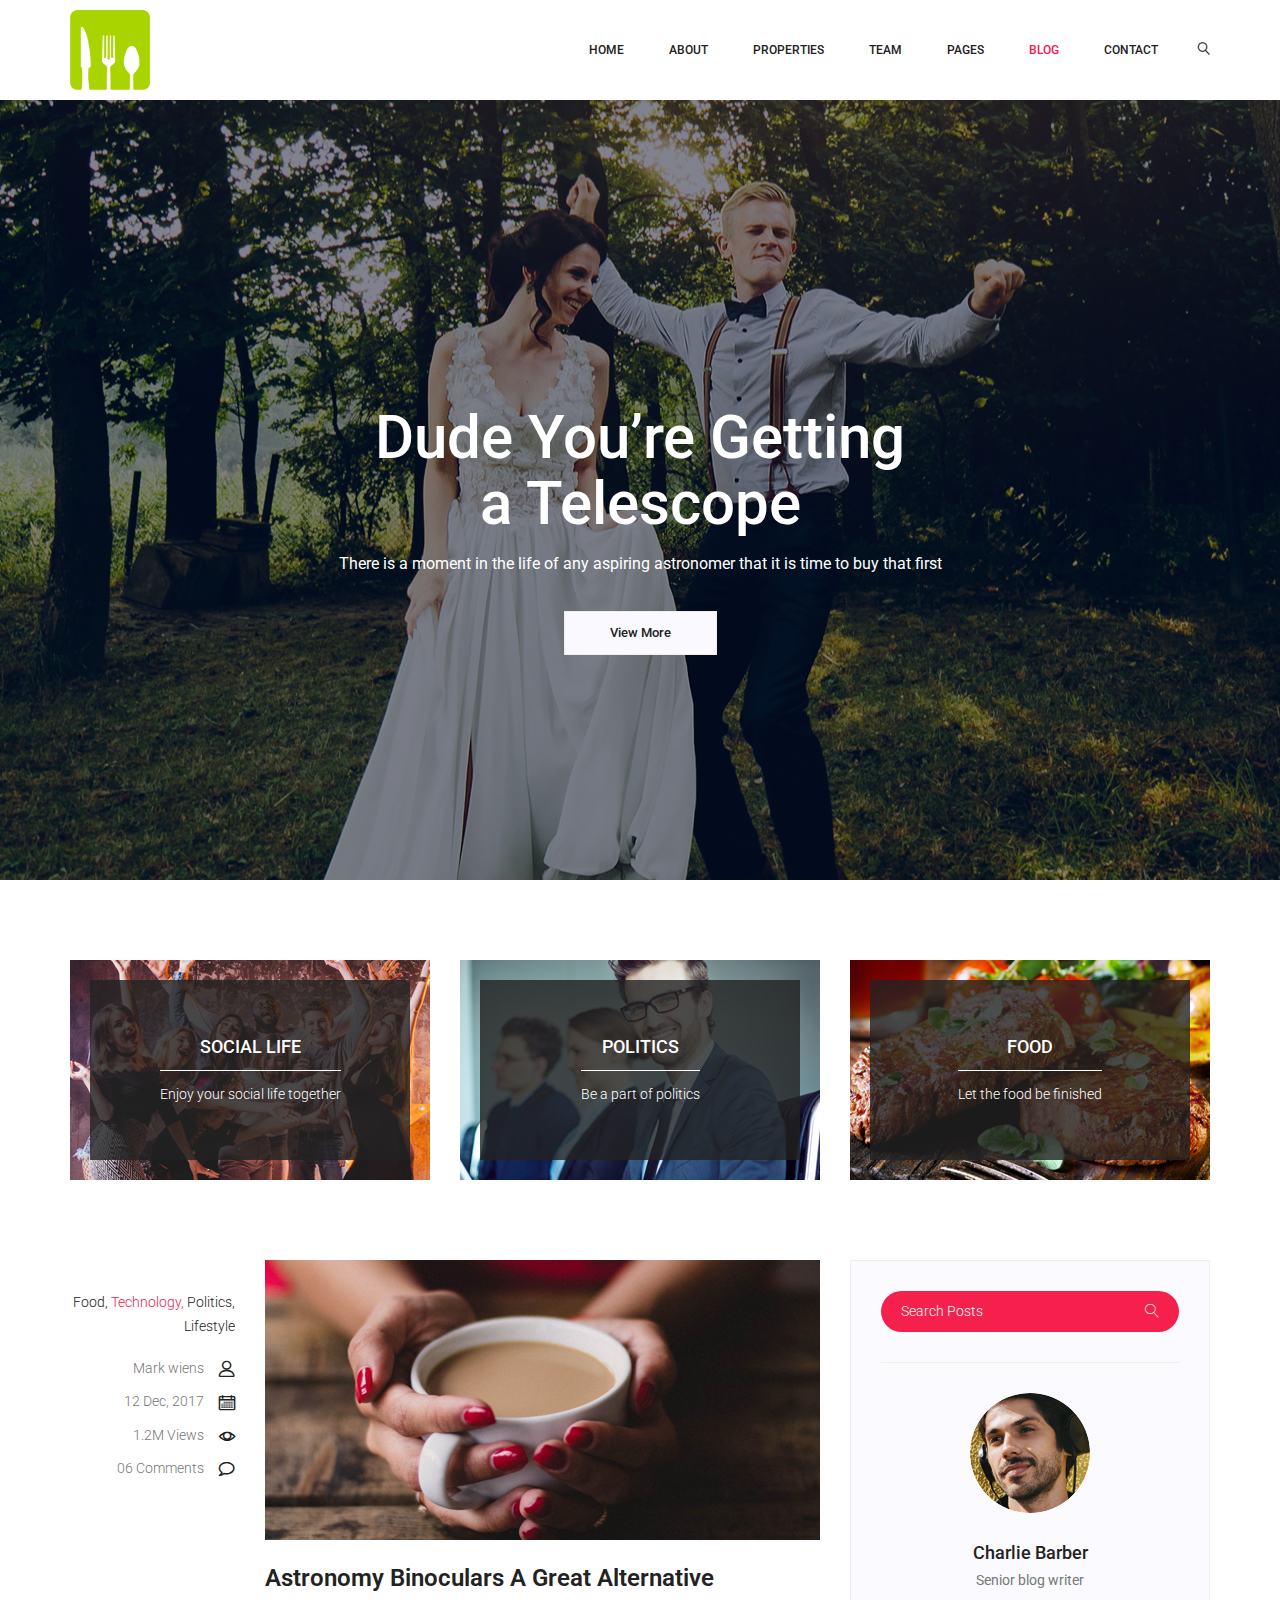
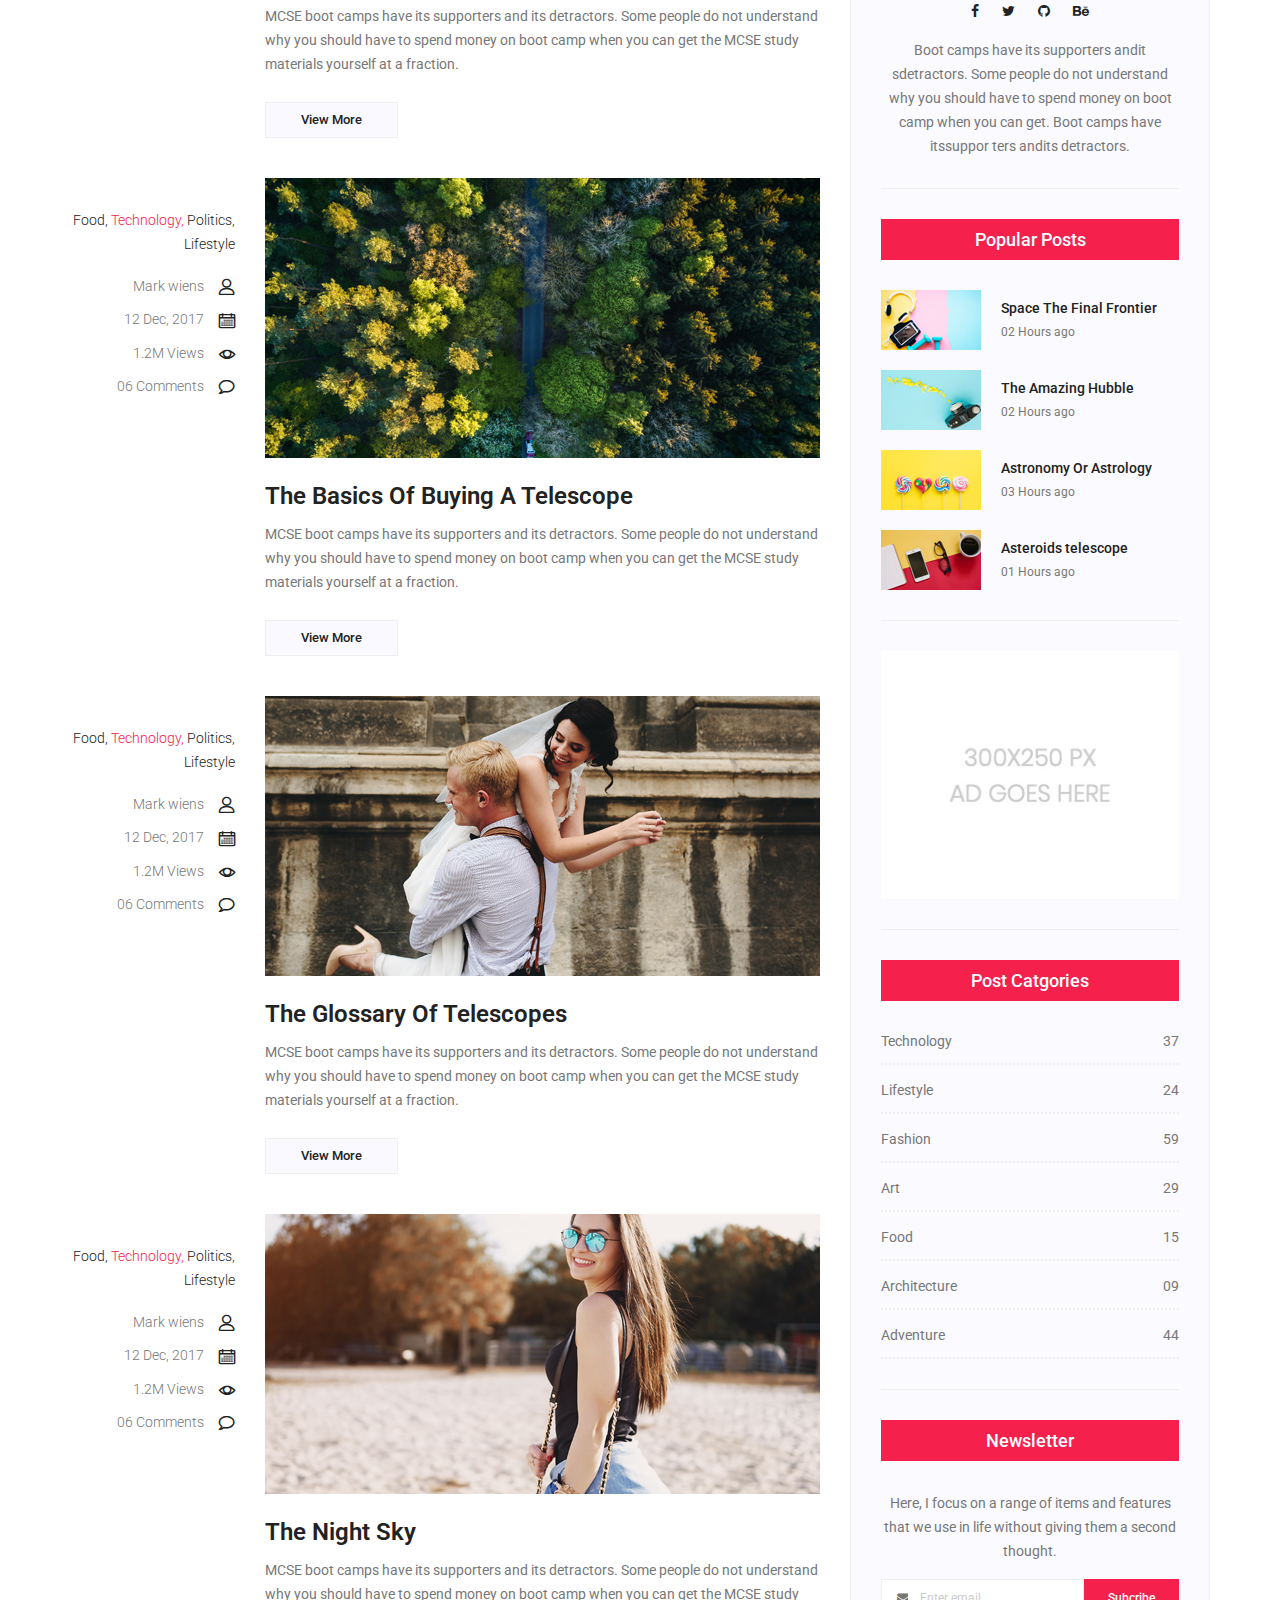
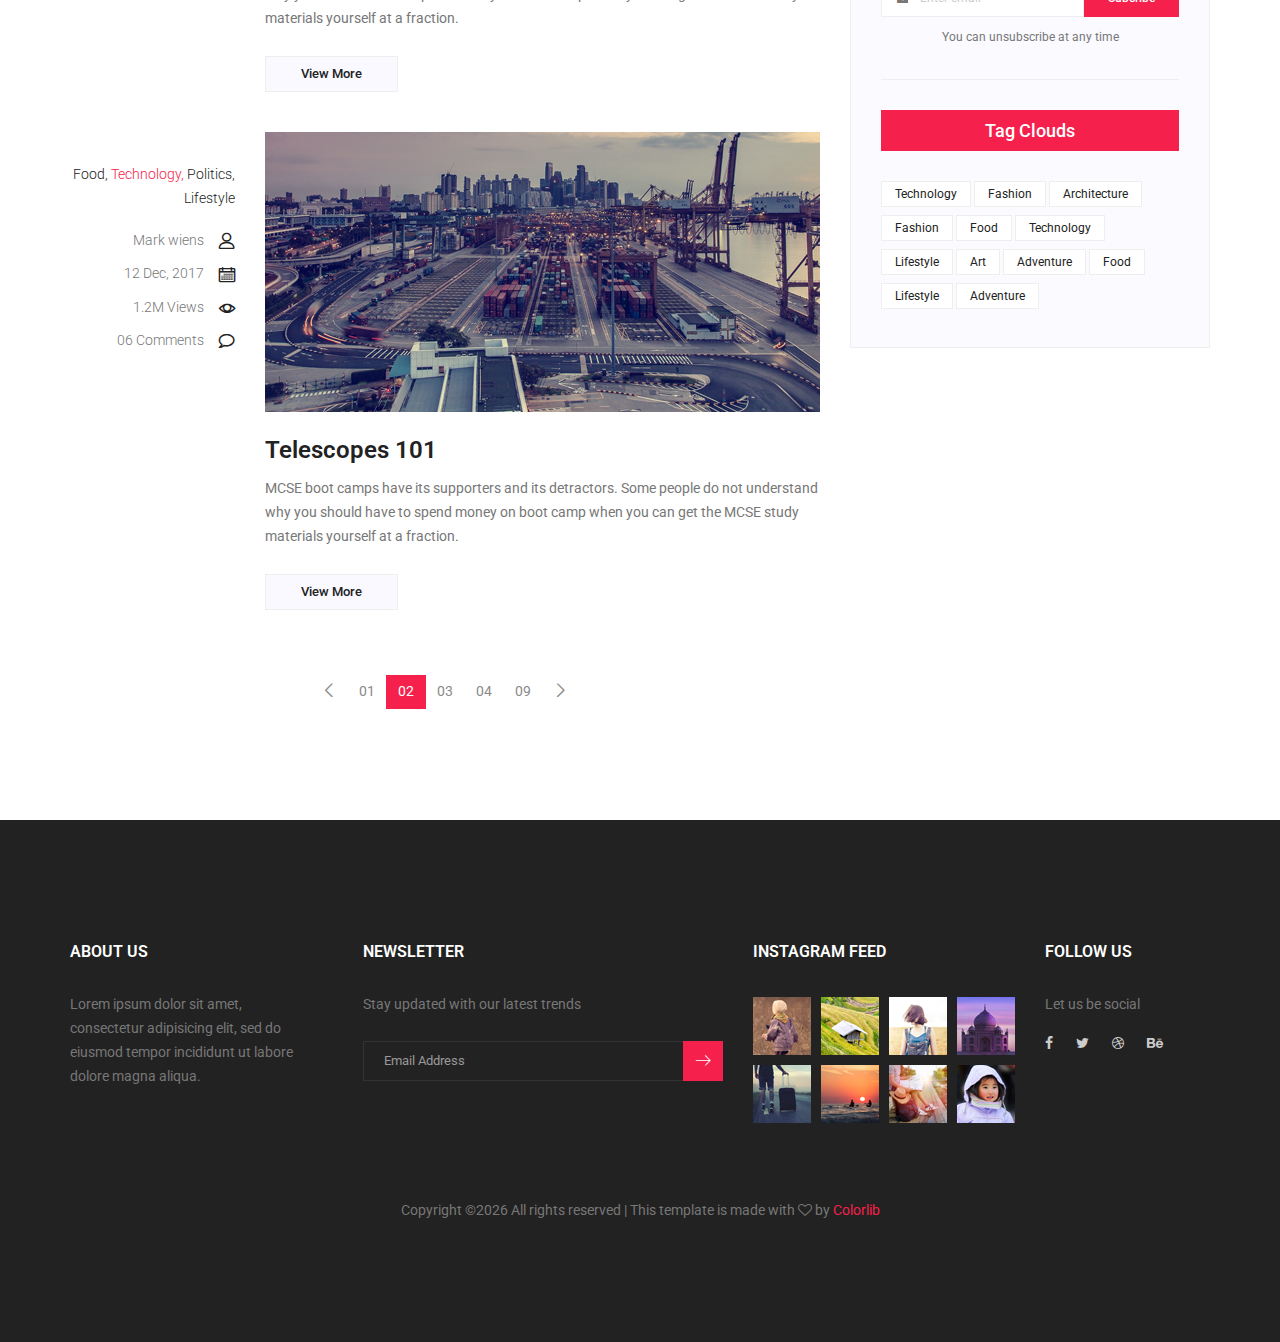
<file: blog.html>
<!doctype html>
<html lang="en">
    <head>
        <!-- Required meta tags -->
        <meta charset="utf-8">
        <meta name="viewport" content="width=device-width, initial-scale=1, shrink-to-fit=no">
        <link rel="icon" href="img/favicon.png" type="image/png">
        <title>Real State Multi</title>
        <!-- Bootstrap CSS -->
        <link rel="stylesheet" href="css/bootstrap.css">
        <link rel="stylesheet" href="vendors/linericon/style.css">
        <link rel="stylesheet" href="css/font-awesome.min.css">
        <link rel="stylesheet" href="vendors/owl-carousel/owl.carousel.min.css">
        <link rel="stylesheet" href="vendors/lightbox/simpleLightbox.css">
        <link rel="stylesheet" href="vendors/nice-select/css/nice-select.css">
        <link rel="stylesheet" href="vendors/animate-css/animate.css">
        <!-- main css -->
        <link rel="stylesheet" href="css/style.css">
        <link rel="stylesheet" href="css/responsive.css">
    </head>
    <body>
        
        <!--================Header Menu Area =================-->
        <header class="header_area">
            <div class="main_menu">
            	<nav class="navbar navbar-expand-lg navbar-light">
					<div class="container box_1620">
						<!-- Brand and toggle get grouped for better mobile display -->
						<a class="navbar-brand logo_h" href="index.html"><img src="img/logo.png" alt=""></a>
						<button class="navbar-toggler" type="button" data-toggle="collapse" data-target="#navbarSupportedContent" aria-controls="navbarSupportedContent" aria-expanded="false" aria-label="Toggle navigation">
							<span class="icon-bar"></span>
							<span class="icon-bar"></span>
							<span class="icon-bar"></span>
						</button>
						<!-- Collect the nav links, forms, and other content for toggling -->
						<div class="collapse navbar-collapse offset" id="navbarSupportedContent">
							<ul class="nav navbar-nav menu_nav ml-auto">
								<li class="nav-item"><a class="nav-link" href="index.html">Home</a></li> 
								<li class="nav-item"><a class="nav-link" href="about-us.html">About</a></li>
								<li class="nav-item"><a class="nav-link" href="properties.html">Properties</a></li>
								<li class="nav-item"><a class="nav-link" href="agents.html">Team</a></li>
								<li class="nav-item submenu dropdown">
									<a href="#" class="nav-link dropdown-toggle" data-toggle="dropdown" role="button" aria-haspopup="true" aria-expanded="false">Pages</a>
									<ul class="dropdown-menu">
										<li class="nav-item"><a class="nav-link" href="elements.html">Elements</a></li>
									</ul>
								</li> 
								<li class="nav-item submenu dropdown active">
									<a href="#" class="nav-link dropdown-toggle" data-toggle="dropdown" role="button" aria-haspopup="true" aria-expanded="false">Blog</a>
									<ul class="dropdown-menu">
										<li class="nav-item"><a class="nav-link" href="blog.html">Blog</a></li>
										<li class="nav-item"><a class="nav-link" href="single-blog.html">Blog Details</a></li>
									</ul>
								</li> 
								<li class="nav-item"><a class="nav-link" href="contact.html">Contact</a></li>
							</ul>
							<ul class="nav navbar-nav navbar-right">
								<li class="nav-item"><a href="#" class="search"><i class="lnr lnr-magnifier"></i></a></li>
							</ul>
						</div> 
					</div>
            	</nav>
            </div>
        </header>
        <!--================Header Menu Area =================-->
        
        <!--================Home Banner Area =================-->
        <section class="home_banner_area blog_banner">
            <div class="banner_inner d-flex align-items-center">
            	<div class="overlay bg-parallax" data-stellar-ratio="0.9" data-stellar-vertical-offset="0" data-background=""></div>
				<div class="container">
					<div class="blog_b_text text-center">
						<h2>Dude You’re Getting <br /> a Telescope</h2>
						<p>There is a moment in the life of any aspiring astronomer that it is time to buy that first</p>
						<a class="white_bg_btn" href="#">View More</a>
					</div>
				</div>
            </div>
        </section>
        <!--================End Home Banner Area =================-->
        
        <!--================Blog Categorie Area =================-->
        <section class="blog_categorie_area">
            <div class="container">
                <div class="row">
                    <div class="col-lg-4">
                        <div class="categories_post">
                            <img src="img/blog/cat-post/cat-post-3.jpg" alt="post">
                            <div class="categories_details">
                                <div class="categories_text">
                                    <a href="blog-details.html"><h5>Social Life</h5></a>
                                    <div class="border_line"></div>
                                    <p>Enjoy your social life together</p>
                                </div>
                            </div>
                        </div>
                    </div>
                    <div class="col-lg-4">
                        <div class="categories_post">
                            <img src="img/blog/cat-post/cat-post-2.jpg" alt="post">
                            <div class="categories_details">
                                <div class="categories_text">
                                    <a href="blog-details.html"><h5>Politics</h5></a>
                                    <div class="border_line"></div>
                                    <p>Be a part of politics</p>
                                </div>
                            </div>
                        </div>
                    </div>
                    <div class="col-lg-4">
                        <div class="categories_post">
                            <img src="img/blog/cat-post/cat-post-1.jpg" alt="post">
                            <div class="categories_details">
                                <div class="categories_text">
                                    <a href="blog-details.html"><h5>Food</h5></a>
                                    <div class="border_line"></div>
                                    <p>Let the food be finished</p>
                                </div>
                            </div>
                        </div>
                    </div>
                </div>
            </div>
        </section>
        <!--================Blog Categorie Area =================-->
        
        <!--================Blog Area =================-->
        <section class="blog_area">
            <div class="container">
                <div class="row">
                    <div class="col-lg-8">
                        <div class="blog_left_sidebar">
                            <article class="row blog_item">
                               <div class="col-md-3">
                                   <div class="blog_info text-right">
                                        <div class="post_tag">
                                            <a href="#">Food,</a>
                                            <a class="active" href="#">Technology,</a>
                                            <a href="#">Politics,</a>
                                            <a href="#">Lifestyle</a>
                                        </div>
                                        <ul class="blog_meta list">
                                            <li><a href="#">Mark wiens<i class="lnr lnr-user"></i></a></li>
                                            <li><a href="#">12 Dec, 2017<i class="lnr lnr-calendar-full"></i></a></li>
                                            <li><a href="#">1.2M Views<i class="lnr lnr-eye"></i></a></li>
                                            <li><a href="#">06 Comments<i class="lnr lnr-bubble"></i></a></li>
                                        </ul>
                                    </div>
                               </div>
                                <div class="col-md-9">
                                    <div class="blog_post">
                                        <img src="img/blog/main-blog/m-blog-1.jpg" alt="">
                                        <div class="blog_details">
                                            <a href="single-blog.html"><h2>Astronomy Binoculars A Great Alternative</h2></a>
                                            <p>MCSE boot camps have its supporters and its detractors. Some people do not understand why you should have to spend money on boot camp when you can get the MCSE study materials yourself at a fraction.</p>
                                            <a href="single-blog.html" class="white_bg_btn">View More</a>
                                        </div>
                                    </div>
                                </div>
                            </article>
                            <article class="row blog_item">
                               <div class="col-md-3">
                                   <div class="blog_info text-right">
                                        <div class="post_tag">
                                            <a href="#">Food,</a>
                                            <a class="active" href="#">Technology,</a>
                                            <a href="#">Politics,</a>
                                            <a href="#">Lifestyle</a>
                                        </div>
                                        <ul class="blog_meta list">
                                            <li><a href="#">Mark wiens<i class="lnr lnr-user"></i></a></li>
                                            <li><a href="#">12 Dec, 2017<i class="lnr lnr-calendar-full"></i></a></li>
                                            <li><a href="#">1.2M Views<i class="lnr lnr-eye"></i></a></li>
                                            <li><a href="#">06 Comments<i class="lnr lnr-bubble"></i></a></li>
                                        </ul>
                                    </div>
                               </div>
                                <div class="col-md-9">
                                    <div class="blog_post">
                                        <img src="img/blog/main-blog/m-blog-2.jpg" alt="">
                                        <div class="blog_details">
                                            <a href="single-blog.html"><h2>The Basics Of Buying A Telescope</h2></a>
                                            <p>MCSE boot camps have its supporters and its detractors. Some people do not understand why you should have to spend money on boot camp when you can get the MCSE study materials yourself at a fraction.</p>
                                            <a href="single-blog.html" class="white_bg_btn">View More</a>
                                        </div>
                                    </div>
                                </div>
                            </article>
                            <article class="row blog_item">
                               <div class="col-md-3">
                                   <div class="blog_info text-right">
                                        <div class="post_tag">
                                            <a href="#">Food,</a>
                                            <a class="active" href="#">Technology,</a>
                                            <a href="#">Politics,</a>
                                            <a href="#">Lifestyle</a>
                                        </div>
                                        <ul class="blog_meta list">
                                            <li><a href="#">Mark wiens<i class="lnr lnr-user"></i></a></li>
                                            <li><a href="#">12 Dec, 2017<i class="lnr lnr-calendar-full"></i></a></li>
                                            <li><a href="#">1.2M Views<i class="lnr lnr-eye"></i></a></li>
                                            <li><a href="#">06 Comments<i class="lnr lnr-bubble"></i></a></li>
                                        </ul>
                                    </div>
                               </div>
                                <div class="col-md-9">
                                    <div class="blog_post">
                                        <img src="img/blog/main-blog/m-blog-3.jpg" alt="">
                                        <div class="blog_details">
                                            <a href="single-blog.html"><h2>The Glossary Of Telescopes</h2></a>
                                            <p>MCSE boot camps have its supporters and its detractors. Some people do not understand why you should have to spend money on boot camp when you can get the MCSE study materials yourself at a fraction.</p>
                                            <a href="single-blog.html" class="white_bg_btn">View More</a>
                                        </div>
                                    </div>
                                </div>
                            </article>
                            <article class="row blog_item">
                               <div class="col-md-3">
                                   <div class="blog_info text-right">
                                        <div class="post_tag">
                                            <a href="#">Food,</a>
                                            <a class="active" href="#">Technology,</a>
                                            <a href="#">Politics,</a>
                                            <a href="#">Lifestyle</a>
                                        </div>
                                        <ul class="blog_meta list">
                                            <li><a href="#">Mark wiens<i class="lnr lnr-user"></i></a></li>
                                            <li><a href="#">12 Dec, 2017<i class="lnr lnr-calendar-full"></i></a></li>
                                            <li><a href="#">1.2M Views<i class="lnr lnr-eye"></i></a></li>
                                            <li><a href="#">06 Comments<i class="lnr lnr-bubble"></i></a></li>
                                        </ul>
                                    </div>
                               </div>
                                <div class="col-md-9">
                                    <div class="blog_post">
                                        <img src="img/blog/main-blog/m-blog-4.jpg" alt="">
                                        <div class="blog_details">
                                            <a href="single-blog.html"><h2>The Night Sky</h2></a>
                                            <p>MCSE boot camps have its supporters and its detractors. Some people do not understand why you should have to spend money on boot camp when you can get the MCSE study materials yourself at a fraction.</p>
                                            <a href="single-blog.html" class="white_bg_btn">View More</a>
                                        </div>
                                    </div>
                                </div>
                            </article>
                            <article class="row blog_item">
                               <div class="col-md-3">
                                   <div class="blog_info text-right">
                                        <div class="post_tag">
                                            <a href="#">Food,</a>
                                            <a class="active" href="#">Technology,</a>
                                            <a href="#">Politics,</a>
                                            <a href="#">Lifestyle</a>
                                        </div>
                                        <ul class="blog_meta list">
                                            <li><a href="#">Mark wiens<i class="lnr lnr-user"></i></a></li>
                                            <li><a href="#">12 Dec, 2017<i class="lnr lnr-calendar-full"></i></a></li>
                                            <li><a href="#">1.2M Views<i class="lnr lnr-eye"></i></a></li>
                                            <li><a href="#">06 Comments<i class="lnr lnr-bubble"></i></a></li>
                                        </ul>
                                    </div>
                               </div>
                                <div class="col-md-9">
                                    <div class="blog_post">
                                        <img src="img/blog/main-blog/m-blog-5.jpg" alt="">
                                        <div class="blog_details">
                                            <a href="single-blog.html"><h2>Telescopes 101</h2></a>
                                            <p>MCSE boot camps have its supporters and its detractors. Some people do not understand why you should have to spend money on boot camp when you can get the MCSE study materials yourself at a fraction.</p>
                                            <a href="single-blog.html" class="white_bg_btn">View More</a>
                                        </div>
                                    </div>
                                </div>
                            </article>
                            <nav class="blog-pagination justify-content-center d-flex">
		                        <ul class="pagination">
		                            <li class="page-item">
		                                <a href="#" class="page-link" aria-label="Previous">
		                                    <span aria-hidden="true">
		                                        <span class="lnr lnr-chevron-left"></span>
		                                    </span>
		                                </a>
		                            </li>
		                            <li class="page-item"><a href="#" class="page-link">01</a></li>
		                            <li class="page-item active"><a href="#" class="page-link">02</a></li>
		                            <li class="page-item"><a href="#" class="page-link">03</a></li>
		                            <li class="page-item"><a href="#" class="page-link">04</a></li>
		                            <li class="page-item"><a href="#" class="page-link">09</a></li>
		                            <li class="page-item">
		                                <a href="#" class="page-link" aria-label="Next">
		                                    <span aria-hidden="true">
		                                        <span class="lnr lnr-chevron-right"></span>
		                                    </span>
		                                </a>
		                            </li>
		                        </ul>
		                    </nav>
                        </div>
                    </div>
                    <div class="col-lg-4">
                        <div class="blog_right_sidebar">
                            <aside class="single_sidebar_widget search_widget">
                                <div class="input-group">
                                    <input type="text" class="form-control" placeholder="Search Posts">
                                    <span class="input-group-btn">
                                        <button class="btn btn-default" type="button"><i class="lnr lnr-magnifier"></i></button>
                                    </span>
                                </div><!-- /input-group -->
                                <div class="br"></div>
                            </aside>
                            <aside class="single_sidebar_widget author_widget">
                                <img class="author_img rounded-circle" src="img/blog/author.png" alt="">
                                <h4>Charlie Barber</h4>
                                <p>Senior blog writer</p>
                                <div class="social_icon">
                                    <a href="#"><i class="fa fa-facebook"></i></a>
                                    <a href="#"><i class="fa fa-twitter"></i></a>
                                    <a href="#"><i class="fa fa-github"></i></a>
                                    <a href="#"><i class="fa fa-behance"></i></a>
                                </div>
                                <p>Boot camps have its supporters andit sdetractors. Some people do not understand why you should have to spend money on boot camp when you can get. Boot camps have itssuppor ters andits detractors.</p>
                                <div class="br"></div>
                            </aside>
                            <aside class="single_sidebar_widget popular_post_widget">
                                <h3 class="widget_title">Popular Posts</h3>
                                <div class="media post_item">
                                    <img src="img/blog/popular-post/post1.jpg" alt="post">
                                    <div class="media-body">
                                        <a href="blog-details.html"><h3>Space The Final Frontier</h3></a>
                                        <p>02 Hours ago</p>
                                    </div>
                                </div>
                                <div class="media post_item">
                                    <img src="img/blog/popular-post/post2.jpg" alt="post">
                                    <div class="media-body">
                                        <a href="blog-details.html"><h3>The Amazing Hubble</h3></a>
                                        <p>02 Hours ago</p>
                                    </div>
                                </div>
                                <div class="media post_item">
                                    <img src="img/blog/popular-post/post3.jpg" alt="post">
                                    <div class="media-body">
                                        <a href="blog-details.html"><h3>Astronomy Or Astrology</h3></a>
                                        <p>03 Hours ago</p>
                                    </div>
                                </div>
                                <div class="media post_item">
                                    <img src="img/blog/popular-post/post4.jpg" alt="post">
                                    <div class="media-body">
                                        <a href="blog-details.html"><h3>Asteroids telescope</h3></a>
                                        <p>01 Hours ago</p>
                                    </div>
                                </div>
                                <div class="br"></div>
                            </aside>
                            <aside class="single_sidebar_widget ads_widget">
                                <a href="#"><img class="img-fluid" src="img/blog/add.jpg" alt=""></a>
                                <div class="br"></div>
                            </aside>
                            <aside class="single_sidebar_widget post_category_widget">
                                <h4 class="widget_title">Post Catgories</h4>
                                <ul class="list cat-list">
                                    <li>
                                        <a href="#" class="d-flex justify-content-between">
                                            <p>Technology</p>
                                            <p>37</p>
                                        </a>
                                    </li>
                                    <li>
                                        <a href="#" class="d-flex justify-content-between">
                                            <p>Lifestyle</p>
                                            <p>24</p>
                                        </a>
                                    </li>
                                    <li>
                                        <a href="#" class="d-flex justify-content-between">
                                            <p>Fashion</p>
                                            <p>59</p>
                                        </a>
                                    </li>
                                    <li>
                                        <a href="#" class="d-flex justify-content-between">
                                            <p>Art</p>
                                            <p>29</p>
                                        </a>
                                    </li>
                                    <li>
                                        <a href="#" class="d-flex justify-content-between">
                                            <p>Food</p>
                                            <p>15</p>
                                        </a>
                                    </li>
                                    <li>
                                        <a href="#" class="d-flex justify-content-between">
                                            <p>Architecture</p>
                                            <p>09</p>
                                        </a>
                                    </li>
                                    <li>
                                        <a href="#" class="d-flex justify-content-between">
                                            <p>Adventure</p>
                                            <p>44</p>
                                        </a>
                                    </li>															
                                </ul>
                                <div class="br"></div>
                            </aside>
                            <aside class="single-sidebar-widget newsletter_widget">
                                <h4 class="widget_title">Newsletter</h4>
                                <p>
                                Here, I focus on a range of items and features that we use in life without
                                giving them a second thought.
                                </p>
                                <div class="form-group d-flex flex-row">
                                    <div class="input-group">
                                        <div class="input-group-prepend">
                                            <div class="input-group-text"><i class="fa fa-envelope" aria-hidden="true"></i></div>
                                        </div>
                                        <input type="text" class="form-control" id="inlineFormInputGroup" placeholder="Enter email" onfocus="this.placeholder = ''" onblur="this.placeholder = 'Enter email'">
                                    </div>
                                    <a href="#" class="bbtns">Subcribe</a>
                                </div>	
                                <p class="text-bottom">You can unsubscribe at any time</p>	
                                <div class="br"></div>							
                            </aside>
                            <aside class="single-sidebar-widget tag_cloud_widget">
                                <h4 class="widget_title">Tag Clouds</h4>
                                <ul class="list">
                                    <li><a href="#">Technology</a></li>
                                    <li><a href="#">Fashion</a></li>
                                    <li><a href="#">Architecture</a></li>
                                    <li><a href="#">Fashion</a></li>
                                    <li><a href="#">Food</a></li>
                                    <li><a href="#">Technology</a></li>
                                    <li><a href="#">Lifestyle</a></li>
                                    <li><a href="#">Art</a></li>
                                    <li><a href="#">Adventure</a></li>
                                    <li><a href="#">Food</a></li>
                                    <li><a href="#">Lifestyle</a></li>
                                    <li><a href="#">Adventure</a></li>
                                </ul>
                            </aside>
                        </div>
                    </div>
                </div>
            </div>
        </section>
        <!--================Blog Area =================-->
        
        <!--================ start footer Area  =================-->	
        <footer class="footer-area p_120">
            <div class="container">
                <div class="row">
                    <div class="col-lg-3  col-md-6 col-sm-6">
                        <div class="single-footer-widget">
                            <h6 class="footer_title">About Us</h6>
                            <p>Lorem ipsum dolor sit amet, consectetur adipisicing elit, sed do eiusmod tempor incididunt ut labore dolore magna aliqua.</p>
                        </div>
                    </div>
                    <div class="col-lg-4 col-md-6 col-sm-6">
                        <div class="single-footer-widget">
                            <h6 class="footer_title">Newsletter</h6>
                            <p>Stay updated with our latest trends</p>		
                            <div id="mc_embed_signup">
                                <form target="_blank" action="https://spondonit.us12.list-manage.com/subscribe/post?u=1462626880ade1ac87bd9c93a&amp;id=92a4423d01" method="get" class="subscribe_form relative">
                                    <div class="input-group d-flex flex-row">
                                        <input name="EMAIL" placeholder="Email Address" onfocus="this.placeholder = ''" onblur="this.placeholder = 'Email Address '" required="" type="email">
                                        <button class="btn sub-btn"><span class="lnr lnr-arrow-right"></span></button>		
                                    </div>									
                                    <div class="mt-10 info"></div>
                                </form>
                            </div>
                        </div>
                    </div>
                    <div class="col-lg-3 col-md-6 col-sm-6">
                        <div class="single-footer-widget instafeed">
                            <h6 class="footer_title">Instagram Feed</h6>
                            <ul class="list instafeed d-flex flex-wrap">
                                <li><img src="img/instagram/Image-01.jpg" alt=""></li>
                                <li><img src="img/instagram/Image-02.jpg" alt=""></li>
                                <li><img src="img/instagram/Image-03.jpg" alt=""></li>
                                <li><img src="img/instagram/Image-04.jpg" alt=""></li>
                                <li><img src="img/instagram/Image-05.jpg" alt=""></li>
                                <li><img src="img/instagram/Image-06.jpg" alt=""></li>
                                <li><img src="img/instagram/Image-07.jpg" alt=""></li>
                                <li><img src="img/instagram/Image-08.jpg" alt=""></li>
                            </ul>
                        </div>
                    </div>	
                    <div class="col-lg-2 col-md-6 col-sm-6">
                        <div class="single-footer-widget f_social_wd">
                            <h6 class="footer_title">Follow Us</h6>
                            <p>Let us be social</p>
                            <div class="f_social">
                            	<a href="#"><i class="fa fa-facebook"></i></a>
								<a href="#"><i class="fa fa-twitter"></i></a>
								<a href="#"><i class="fa fa-dribbble"></i></a>
								<a href="#"><i class="fa fa-behance"></i></a>
                            </div>
                        </div>
                    </div>						
                </div>
                <div class="row footer-bottom d-flex justify-content-between align-items-center">
                    <p class="col-lg-12 footer-text text-center"><!-- Link back to Colorlib can't be removed. Template is licensed under CC BY 3.0. -->
Copyright &copy;<script>document.write(new Date().getFullYear());</script> All rights reserved | This template is made with <i class="fa fa-heart-o" aria-hidden="true"></i> by <a href="https://colorlib.com" target="_blank">Colorlib</a>
<!-- Link back to Colorlib can't be removed. Template is licensed under CC BY 3.0. --></p>
                </div>
            </div>
        </footer>
		<!--================ End footer Area  =================-->
        
        
        
        
        <!-- Optional JavaScript -->
        <!-- jQuery first, then Popper.js, then Bootstrap JS -->
        <script src="js/jquery-3.2.1.min.js"></script>
        <script src="js/popper.js"></script>
        <script src="js/bootstrap.min.js"></script>
        <script src="js/stellar.js"></script>
        <script src="vendors/lightbox/simpleLightbox.min.js"></script>
        <script src="vendors/nice-select/js/jquery.nice-select.min.js"></script>
        <script src="vendors/isotope/imagesloaded.pkgd.min.js"></script>
        <script src="vendors/isotope/isotope-min.js"></script>
        <script src="vendors/owl-carousel/owl.carousel.min.js"></script>
        <script src="vendors/jquery-ui/jquery-ui.js"></script>
        <script src="js/jquery.ajaxchimp.min.js"></script>
        <script src="js/mail-script.js"></script>
        <script src="vendors/jquery-ui/jquery-ui.js"></script>
        <script src="js/theme.js"></script>
    </body>
</html>
</file>
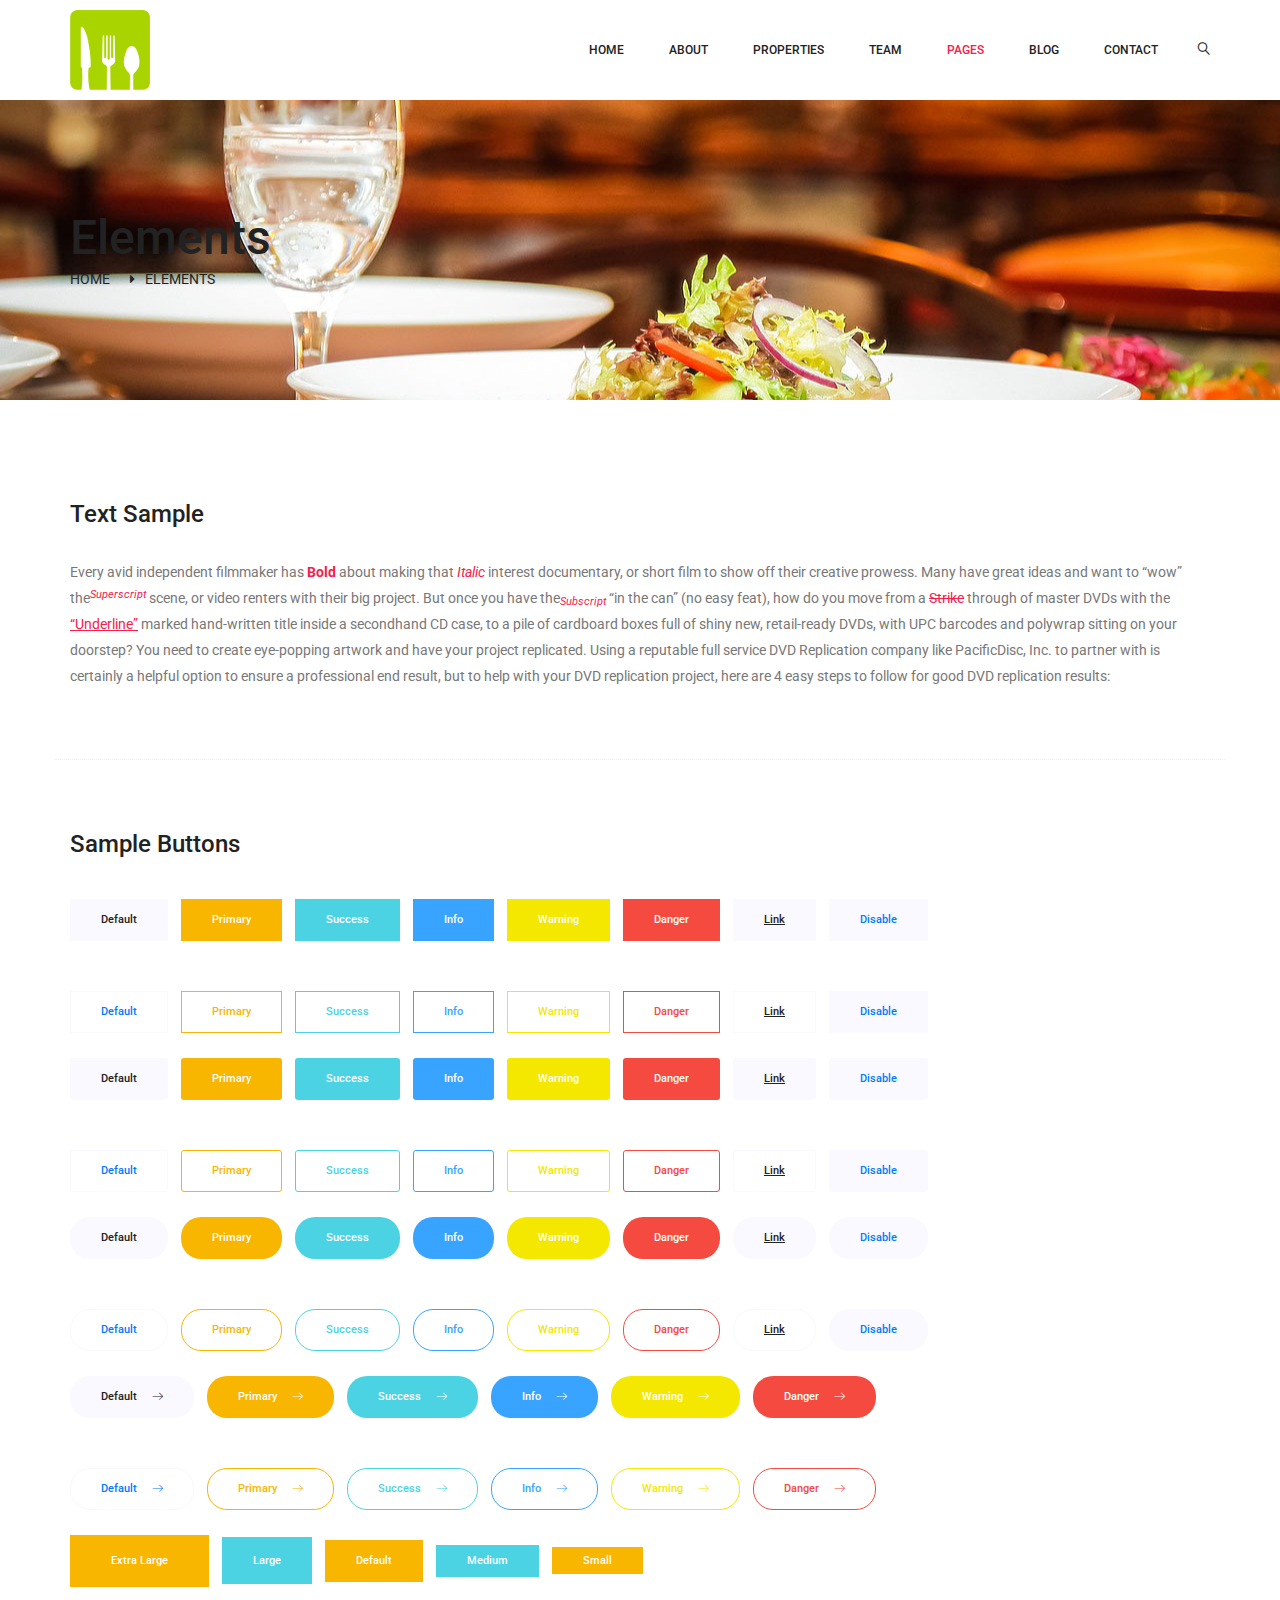
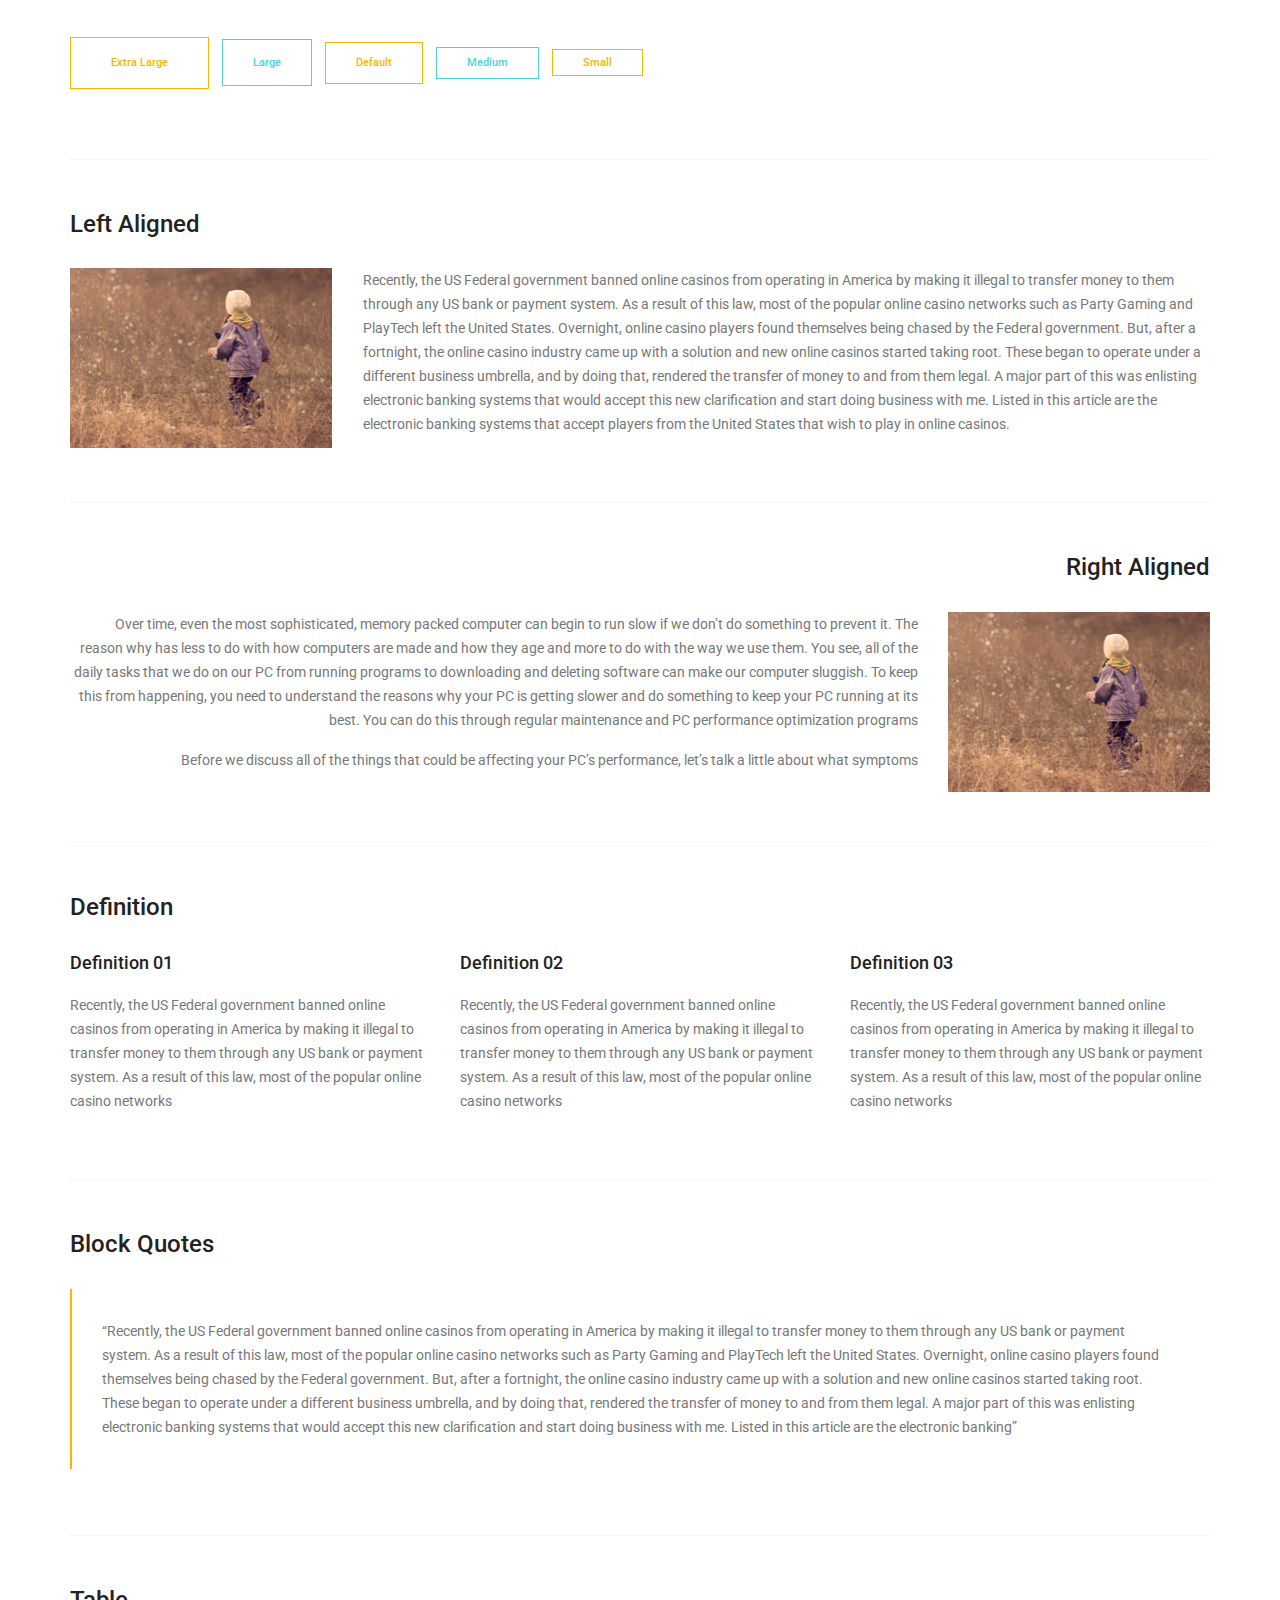
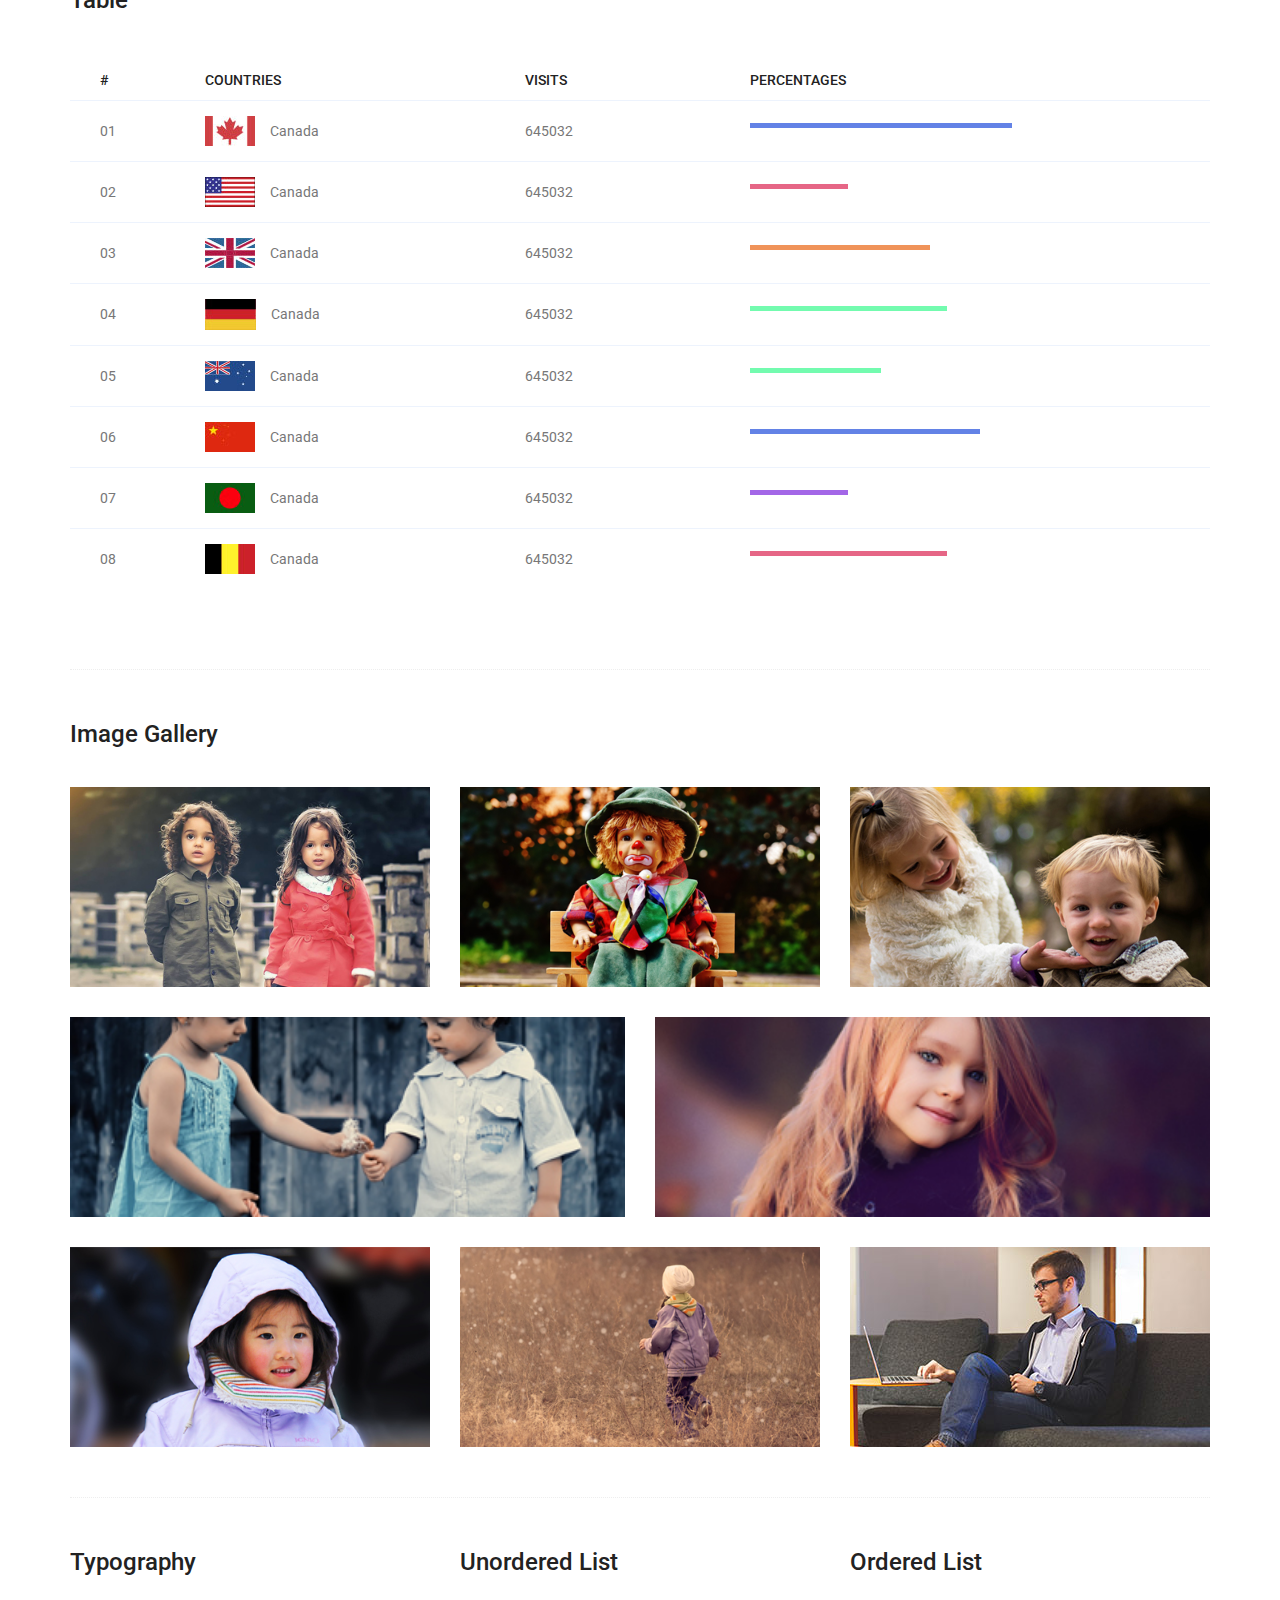
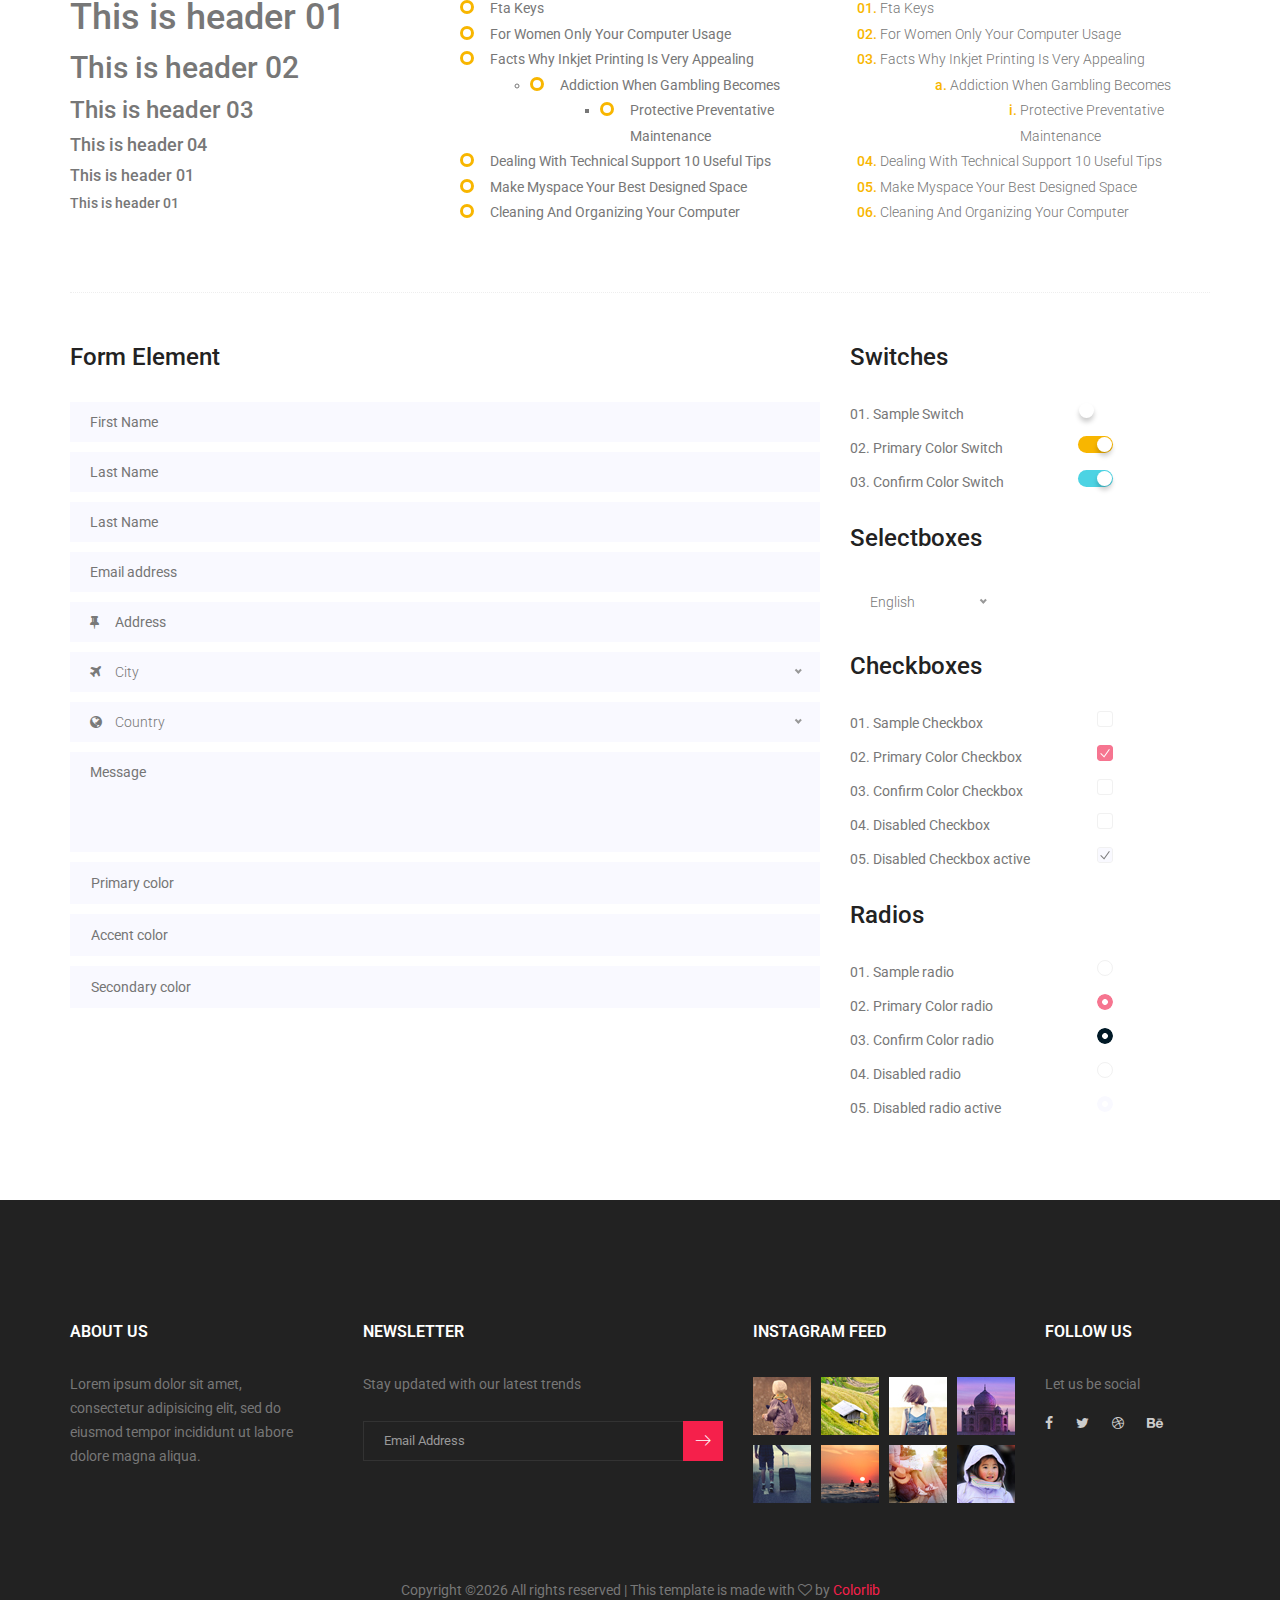
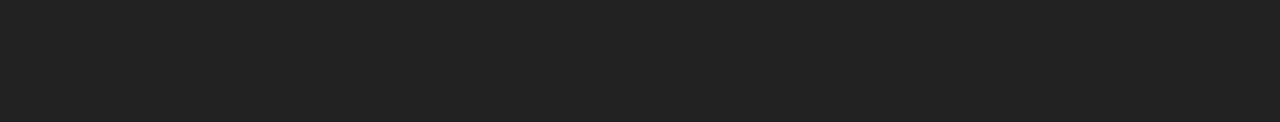
<file: elements.html>
<!doctype html>
<html lang="en">
    <head>
        <!-- Required meta tags -->
        <meta charset="utf-8">
        <meta name="viewport" content="width=device-width, initial-scale=1, shrink-to-fit=no">
        <link rel="icon" href="img/favicon.png" type="image/png">
        <title>Real State Multi</title>
        <!-- Bootstrap CSS -->
        <link rel="stylesheet" href="css/bootstrap.css">
        <link rel="stylesheet" href="vendors/linericon/style.css">
        <link rel="stylesheet" href="css/font-awesome.min.css">
        <link rel="stylesheet" href="vendors/owl-carousel/owl.carousel.min.css">
        <link rel="stylesheet" href="vendors/lightbox/simpleLightbox.css">
        <link rel="stylesheet" href="vendors/nice-select/css/nice-select.css">
        <link rel="stylesheet" href="vendors/animate-css/animate.css">
        <!-- main css -->
        <link rel="stylesheet" href="css/style.css">
        <link rel="stylesheet" href="css/responsive.css">
    </head>
    <body>
        
        <!--================Header Menu Area =================-->
        <header class="header_area">
            <div class="main_menu">
            	<nav class="navbar navbar-expand-lg navbar-light">
					<div class="container box_1620">
						<!-- Brand and toggle get grouped for better mobile display -->
						<a class="navbar-brand logo_h" href="index.html"><img src="img/logo.png" alt=""></a>
						<button class="navbar-toggler" type="button" data-toggle="collapse" data-target="#navbarSupportedContent" aria-controls="navbarSupportedContent" aria-expanded="false" aria-label="Toggle navigation">
							<span class="icon-bar"></span>
							<span class="icon-bar"></span>
							<span class="icon-bar"></span>
						</button>
						<!-- Collect the nav links, forms, and other content for toggling -->
						<div class="collapse navbar-collapse offset" id="navbarSupportedContent">
							<ul class="nav navbar-nav menu_nav ml-auto">
								<li class="nav-item"><a class="nav-link" href="index.html">Home</a></li> 
								<li class="nav-item"><a class="nav-link" href="about-us.html">About</a></li>
								<li class="nav-item"><a class="nav-link" href="properties.html">Properties</a></li>
								<li class="nav-item"><a class="nav-link" href="agents.html">Team</a></li>
								<li class="nav-item submenu dropdown active">
									<a href="#" class="nav-link dropdown-toggle" data-toggle="dropdown" role="button" aria-haspopup="true" aria-expanded="false">Pages</a>
									<ul class="dropdown-menu">
										<li class="nav-item"><a class="nav-link" href="elements.html">Elements</a></li>
									</ul>
								</li> 
								<li class="nav-item submenu dropdown">
									<a href="#" class="nav-link dropdown-toggle" data-toggle="dropdown" role="button" aria-haspopup="true" aria-expanded="false">Blog</a>
									<ul class="dropdown-menu">
										<li class="nav-item"><a class="nav-link" href="blog.html">Blog</a></li>
										<li class="nav-item"><a class="nav-link" href="single-blog.html">Blog Details</a></li>
									</ul>
								</li> 
								<li class="nav-item"><a class="nav-link" href="contact.html">Contact</a></li>
							</ul>
							<ul class="nav navbar-nav navbar-right">
								<li class="nav-item"><a href="#" class="search"><i class="lnr lnr-magnifier"></i></a></li>
							</ul>
						</div> 
					</div>
            	</nav>
            </div>
        </header>
        <!--================Header Menu Area =================-->
        
        <!--================Home Banner Area =================-->
        <section class="banner_area">
            <div class="banner_inner d-flex align-items-center">
            	<div class="overlay bg-parallax" data-stellar-ratio="0.9" data-stellar-vertical-offset="0" data-background=""></div>
				<div class="container">
					<div class="banner_content">
						<h2>Elements</h2>
						<div class="page_link">
							<a href="index.html">Home</a>
							<a href="elements.html">Elements</a>
						</div>
					</div>
				</div>
            </div>
        </section>
        <!--================End Home Banner Area =================-->
        
        
        <!-- Start Sample Area -->
			<section class="sample-text-area">
				<div class="container">
					<h3 class="text-heading title_color">Text Sample</h3>
					<p class="sample-text">
						Every avid independent filmmaker has <b>Bold</b> about making that <i>Italic</i> interest documentary, or short film to show off their creative prowess. Many have great ideas and want to “wow” the<sup>Superscript</sup> scene, or video renters with their big project.  But once you have the<sub>Subscript</sub> “in the can” (no easy feat), how do you move from a <del>Strike</del> through of master DVDs with the <u>“Underline”</u> marked hand-written title inside a secondhand CD case, to a pile of cardboard boxes full of shiny new, retail-ready DVDs, with UPC barcodes and polywrap sitting on your doorstep?  You need to create eye-popping artwork and have your project replicated. Using a reputable full service DVD Replication company like PacificDisc, Inc. to partner with is certainly a helpful option to ensure a professional end result, but to help with your DVD replication project, here are 4 easy steps to follow for good DVD replication results: 

					</p>
				</div>
			</section>
			<!-- End Sample Area -->
			<!-- Start Button -->
			<section class="button-area">
				<div class="container border-top-generic">
					<h3 class="text-heading title_color">Sample Buttons</h3>
					<div class="button-group-area">
						<a href="#" class="genric-btn default">Default</a>
						<a href="#" class="genric-btn primary">Primary</a>
						<a href="#" class="genric-btn success">Success</a>
						<a href="#" class="genric-btn info">Info</a>
						<a href="#" class="genric-btn warning">Warning</a>
						<a href="#" class="genric-btn danger">Danger</a>
						<a href="#" class="genric-btn link">Link</a>
						<a href="#" class="genric-btn disable">Disable</a>
					</div>
					<div class="button-group-area mt-10">
						<a href="#" class="genric-btn default-border">Default</a>
						<a href="#" class="genric-btn primary-border">Primary</a>
						<a href="#" class="genric-btn success-border">Success</a>
						<a href="#" class="genric-btn info-border">Info</a>
						<a href="#" class="genric-btn warning-border">Warning</a>
						<a href="#" class="genric-btn danger-border">Danger</a>
						<a href="#" class="genric-btn link-border">Link</a>
						<a href="#" class="genric-btn disable">Disable</a>
					</div>
					<div class="button-group-area mt-40">
						<a href="#" class="genric-btn default radius">Default</a>
						<a href="#" class="genric-btn primary radius">Primary</a>
						<a href="#" class="genric-btn success radius">Success</a>
						<a href="#" class="genric-btn info radius">Info</a>
						<a href="#" class="genric-btn warning radius">Warning</a>
						<a href="#" class="genric-btn danger radius">Danger</a>
						<a href="#" class="genric-btn link radius">Link</a>
						<a href="#" class="genric-btn disable radius">Disable</a>
					</div>
					<div class="button-group-area mt-10">
						<a href="#" class="genric-btn default-border radius">Default</a>
						<a href="#" class="genric-btn primary-border radius">Primary</a>
						<a href="#" class="genric-btn success-border radius">Success</a>
						<a href="#" class="genric-btn info-border radius">Info</a>
						<a href="#" class="genric-btn warning-border radius">Warning</a>
						<a href="#" class="genric-btn danger-border radius">Danger</a>
						<a href="#" class="genric-btn link-border radius">Link</a>
						<a href="#" class="genric-btn disable radius">Disable</a>
					</div>
					<div class="button-group-area mt-40">
						<a href="#" class="genric-btn default circle">Default</a>
						<a href="#" class="genric-btn primary circle">Primary</a>
						<a href="#" class="genric-btn success circle">Success</a>
						<a href="#" class="genric-btn info circle">Info</a>
						<a href="#" class="genric-btn warning circle">Warning</a>
						<a href="#" class="genric-btn danger circle">Danger</a>
						<a href="#" class="genric-btn link circle">Link</a>
						<a href="#" class="genric-btn disable circle">Disable</a>
					</div>
					<div class="button-group-area mt-10">
						<a href="#" class="genric-btn default-border circle">Default</a>
						<a href="#" class="genric-btn primary-border circle">Primary</a>
						<a href="#" class="genric-btn success-border circle">Success</a>
						<a href="#" class="genric-btn info-border circle">Info</a>
						<a href="#" class="genric-btn warning-border circle">Warning</a>
						<a href="#" class="genric-btn danger-border circle">Danger</a>
						<a href="#" class="genric-btn link-border circle">Link</a>
						<a href="#" class="genric-btn disable circle">Disable</a>
					</div>
					<div class="button-group-area mt-40">
						<a href="#" class="genric-btn default circle arrow">Default<span class="lnr lnr-arrow-right"></span></a>
						<a href="#" class="genric-btn primary circle arrow">Primary<span class="lnr lnr-arrow-right"></span></a>
						<a href="#" class="genric-btn success circle arrow">Success<span class="lnr lnr-arrow-right"></span></a>
						<a href="#" class="genric-btn info circle arrow">Info<span class="lnr lnr-arrow-right"></span></a>
						<a href="#" class="genric-btn warning circle arrow">Warning<span class="lnr lnr-arrow-right"></span></a>
						<a href="#" class="genric-btn danger circle arrow">Danger<span class="lnr lnr-arrow-right"></span></a>
					</div>
					<div class="button-group-area mt-10">
						<a href="#" class="genric-btn default-border circle arrow">Default<span class="lnr lnr-arrow-right"></span></a>
						<a href="#" class="genric-btn primary-border circle arrow">Primary<span class="lnr lnr-arrow-right"></span></a>
						<a href="#" class="genric-btn success-border circle arrow">Success<span class="lnr lnr-arrow-right"></span></a>
						<a href="#" class="genric-btn info-border circle arrow">Info<span class="lnr lnr-arrow-right"></span></a>
						<a href="#" class="genric-btn warning-border circle arrow">Warning<span class="lnr lnr-arrow-right"></span></a>
						<a href="#" class="genric-btn danger-border circle arrow">Danger<span class="lnr lnr-arrow-right"></span></a>
					</div>
					<div class="button-group-area mt-40">
						<a href="#" class="genric-btn primary e-large">Extra Large</a>
						<a href="#" class="genric-btn success large">Large</a>
						<a href="#" class="genric-btn primary">Default</a>
						<a href="#" class="genric-btn success medium">Medium</a>
						<a href="#" class="genric-btn primary small">Small</a>
					</div>
					<div class="button-group-area mt-10">
						<a href="#" class="genric-btn primary-border e-large">Extra Large</a>
						<a href="#" class="genric-btn success-border large">Large</a>
						<a href="#" class="genric-btn primary-border">Default</a>
						<a href="#" class="genric-btn success-border medium">Medium</a>
						<a href="#" class="genric-btn primary-border small">Small</a>
					</div>
				</div>
			</section>
			<!-- End Button -->
			<!-- Start Align Area -->
			<div class="whole-wrap">
				<div class="container">
					<div class="section-top-border">
						<h3 class="mb-30 title_color">Left Aligned</h3>
						<div class="row">
							<div class="col-md-3">
								<img src="img/elements/d.jpg" alt="" class="img-fluid">
							</div>
							<div class="col-md-9 mt-sm-20 left-align-p">
								<p>Recently, the US Federal government banned online casinos from operating in America by making it illegal to transfer money to them through any US bank or payment system. As a result of this law, most of the popular online casino networks such as Party Gaming and PlayTech left the United States. Overnight, online casino players found themselves being chased by the Federal government. But, after a fortnight, the online casino industry came up with a solution and new online casinos started taking root. These began to operate under a different business umbrella, and by doing that, rendered the transfer of money to and from them legal. A major part of this was enlisting electronic banking systems that would accept this new clarification and start doing business with me. Listed in this article are the electronic banking systems that accept players from the United States that wish to play in online casinos.</p>
							</div>
						</div>
					</div>
					<div class="section-top-border text-right">
						<h3 class="mb-30 title_color">Right Aligned</h3>
						<div class="row">
							<div class="col-md-9">
								<p class="text-right">Over time, even the most sophisticated, memory packed computer can begin to run slow if we don’t do something to prevent it. The reason why has less to do with how computers are made and how they age and more to do with the way we use them. You see, all of the daily tasks that we do on our PC from running programs to downloading and deleting software can make our computer sluggish. To keep this from happening, you need to understand the reasons why your PC is getting slower and do something to keep your PC running at its best. You can do this through regular maintenance and PC performance optimization programs</p>
								<p class="text-right">Before we discuss all of the things that could be affecting your PC’s performance, let’s talk a little about what symptoms</p>
							</div>
							<div class="col-md-3">
								<img src="img/elements/d.jpg" alt="" class="img-fluid">
							</div>
						</div>
					</div>
					<div class="section-top-border">
						<h3 class="mb-30 title_color">Definition</h3>
						<div class="row">
							<div class="col-md-4">
								<div class="single-defination">
									<h4 class="mb-20">Definition 01</h4>
									<p>Recently, the US Federal government banned online casinos from operating in America by making it illegal to transfer money to them through any US bank or payment system. As a result of this law, most of the popular online casino networks</p>
								</div>
							</div>
							<div class="col-md-4">
								<div class="single-defination">
									<h4 class="mb-20">Definition 02</h4>
									<p>Recently, the US Federal government banned online casinos from operating in America by making it illegal to transfer money to them through any US bank or payment system. As a result of this law, most of the popular online casino networks</p>
								</div>
							</div>
							<div class="col-md-4">
								<div class="single-defination">
									<h4 class="mb-20">Definition 03</h4>
									<p>Recently, the US Federal government banned online casinos from operating in America by making it illegal to transfer money to them through any US bank or payment system. As a result of this law, most of the popular online casino networks</p>
								</div>
							</div>
						</div>
					</div>
					<div class="section-top-border">
						<h3 class="mb-30 title_color">Block Quotes</h3>
						<div class="row">
							<div class="col-lg-12">
								<blockquote class="generic-blockquote">
									“Recently, the US Federal government banned online casinos from operating in America by making it illegal to transfer money to them through any US bank or payment system. As a result of this law, most of the popular online casino networks such as Party Gaming and PlayTech left the United States. Overnight, online casino players found themselves being chased by the Federal government. But, after a fortnight, the online casino industry came up with a solution and new online casinos started taking root. These began to operate under a different business umbrella, and by doing that, rendered the transfer of money to and from them legal. A major part of this was enlisting electronic banking systems that would accept this new clarification and start doing business with me. Listed in this article are the electronic banking” 
								</blockquote>
							</div>
						</div>
					</div>
					<div class="section-top-border">
						<h3 class="mb-30 title_color">Table</h3>
						<div class="progress-table-wrap">
							<div class="progress-table">
								<div class="table-head">
									<div class="serial">#</div>
									<div class="country">Countries</div>
									<div class="visit">Visits</div>
									<div class="percentage">Percentages</div>
								</div>
								<div class="table-row">
									<div class="serial">01</div>
									<div class="country"> <img src="img/elements/f1.jpg" alt="flag">Canada</div>
									<div class="visit">645032</div>
									<div class="percentage">
										<div class="progress">
											<div class="progress-bar color-1" role="progressbar" style="width: 80%" aria-valuenow="80" aria-valuemin="0" aria-valuemax="100"></div>
										</div>
									</div>
								</div>
								<div class="table-row">
									<div class="serial">02</div>
									<div class="country"> <img src="img/elements/f2.jpg" alt="flag">Canada</div>
									<div class="visit">645032</div>
									<div class="percentage">
										<div class="progress">
											<div class="progress-bar color-2" role="progressbar" style="width: 30%" aria-valuenow="30" aria-valuemin="0" aria-valuemax="100"></div>
										</div>
									</div>
								</div>
								<div class="table-row">
									<div class="serial">03</div>
									<div class="country"> <img src="img/elements/f3.jpg" alt="flag">Canada</div>
									<div class="visit">645032</div>
									<div class="percentage">
										<div class="progress">
											<div class="progress-bar color-3" role="progressbar" style="width: 55%" aria-valuenow="55" aria-valuemin="0" aria-valuemax="100"></div>
										</div>
									</div>
								</div>
								<div class="table-row">
									<div class="serial">04</div>
									<div class="country"> <img src="img/elements/f4.jpg" alt="flag">Canada</div>
									<div class="visit">645032</div>
									<div class="percentage">
										<div class="progress">
											<div class="progress-bar color-4" role="progressbar" style="width: 60%" aria-valuenow="60" aria-valuemin="0" aria-valuemax="100"></div>
										</div>
									</div>
								</div>
								<div class="table-row">
									<div class="serial">05</div>
									<div class="country"> <img src="img/elements/f5.jpg" alt="flag">Canada</div>
									<div class="visit">645032</div>
									<div class="percentage">
										<div class="progress">
											<div class="progress-bar color-5" role="progressbar" style="width: 40%" aria-valuenow="40" aria-valuemin="0" aria-valuemax="100"></div>
										</div>
									</div>
								</div>
								<div class="table-row">
									<div class="serial">06</div>
									<div class="country"> <img src="img/elements/f6.jpg" alt="flag">Canada</div>
									<div class="visit">645032</div>
									<div class="percentage">
										<div class="progress">
											<div class="progress-bar color-6" role="progressbar" style="width: 70%" aria-valuenow="70" aria-valuemin="0" aria-valuemax="100"></div>
										</div>
									</div>
								</div>
								<div class="table-row">
									<div class="serial">07</div>
									<div class="country"> <img src="img/elements/f7.jpg" alt="flag">Canada</div>
									<div class="visit">645032</div>
									<div class="percentage">
										<div class="progress">
											<div class="progress-bar color-7" role="progressbar" style="width: 30%" aria-valuenow="30" aria-valuemin="0" aria-valuemax="100"></div>
										</div>
									</div>
								</div>
								<div class="table-row">
									<div class="serial">08</div>
									<div class="country"> <img src="img/elements/f8.jpg" alt="flag">Canada</div>
									<div class="visit">645032</div>
									<div class="percentage">
										<div class="progress">
											<div class="progress-bar color-8" role="progressbar" style="width: 60%" aria-valuenow="60" aria-valuemin="0" aria-valuemax="100"></div>
										</div>
									</div>
								</div>
							</div>
						</div>
					</div>
					<div class="section-top-border">
						<h3 class="title_color">Image Gallery</h3>
						<div class="row gallery-item">
							<div class="col-md-4">
								<a href="img/elements/g1.jpg" class="img-gal"><div class="single-gallery-image" style="background: url(img/elements/g1.jpg);"></div></a>
							</div>
							<div class="col-md-4">
								<a href="img/elements/g2.jpg" class="img-gal"><div class="single-gallery-image" style="background: url(img/elements/g2.jpg);"></div></a>
							</div>
							<div class="col-md-4">
								<a href="img/elements/g3.jpg" class="img-gal"><div class="single-gallery-image" style="background: url(img/elements/g3.jpg);"></div></a>
							</div>
							<div class="col-md-6">
								<a href="img/elements/g4.jpg" class="img-gal"><div class="single-gallery-image" style="background: url(img/elements/g4.jpg);"></div></a>
							</div>
							<div class="col-md-6">
								<a href="img/elements/g5.jpg" class="img-gal"><div class="single-gallery-image" style="background: url(img/elements/g5.jpg);"></div></a>
							</div>
							<div class="col-md-4">
								<a href="img/elements/g6.jpg" class="img-gal"><div class="single-gallery-image" style="background: url(img/elements/g6.jpg);"></div></a>
							</div>
							<div class="col-md-4">
								<a href="img/elements/g7.jpg" class="img-gal"><div class="single-gallery-image" style="background: url(img/elements/g7.jpg);"></div></a>
							</div>
							<div class="col-md-4">
								<a href="img/elements/g8.jpg" class="img-gal"><div class="single-gallery-image" style="background: url(img/elements/g8.jpg);"></div></a>
							</div>
						</div>
					</div>
					<div class="section-top-border">
						<div class="row">
							<div class="col-lg-4 col-sm-6 typo-sec">
								<h3 class="mb-20 title_color">Typography</h3>
								<div class="typography">
									<h1 class="typo-list">This is header 01</h1>
									<h2 class="typo-list">This is header 02</h2>
									<h3 class="typo-list">This is header 03</h3>
									<h4 class="typo-list">This is header 04</h4>
									<h5 class="typo-list">This is header 01</h5>
									<h6 class="typo-list">This is header 01</h6>
								</div>
							</div>
							<div class="col-lg-4 col-sm-6 mt-sm-30 typo-sec">
								<h3 class="mb-20 title_color">Unordered List</h3>
								<div class="">
									<ul class="unordered-list">
										<li>Fta Keys</li>
										<li>For Women Only Your Computer Usage</li>
										<li>Facts Why Inkjet Printing Is Very Appealing
											<ul>
												<li>Addiction When Gambling Becomes
													<ul>
														<li>Protective Preventative Maintenance</li>
													</ul>
												</li>
											</ul>
										</li>
										<li>Dealing With Technical Support 10 Useful Tips</li>
										<li>Make Myspace Your Best Designed Space</li>
										<li>Cleaning And Organizing Your Computer</li>
									</ul>
								</div>
							</div>
							<div class="col-lg-4 col-sm-6 mt-sm-30 typo-sec">
								<h3 class="mb-20 title_color">Ordered List</h3>
								<div class="">
									<ol class="ordered-list">
										<li><span>Fta Keys</span></li>
										<li><span>For Women Only Your Computer Usage</span></li>
										<li><span>Facts Why Inkjet Printing Is Very Appealing</span>
											<ol class="ordered-list-alpha">
												<li><span>Addiction When Gambling Becomes</span>
													<ol class="ordered-list-roman">
														<li><span>Protective Preventative Maintenance</span></li>
													</ol>
												</li>
											</ol>
										</li>
										<li><span>Dealing With Technical Support 10 Useful Tips</span></li>
										<li><span>Make Myspace Your Best Designed Space</span></li>
										<li><span>Cleaning And Organizing Your Computer</span></li>
									</ol>
								</div>
							</div>
						</div>
					</div>
					<div class="section-top-border">
						<div class="row">
							<div class="col-lg-8 col-md-8">
								<h3 class="mb-30 title_color">Form Element</h3>
								<form action="#">
									<div class="mt-10">
										<input type="text" name="first_name" placeholder="First Name" onfocus="this.placeholder = ''" onblur="this.placeholder = 'First Name'" required class="single-input">
									</div>
									<div class="mt-10">
										<input type="text" name="last_name" placeholder="Last Name" onfocus="this.placeholder = ''" onblur="this.placeholder = 'Last Name'" required class="single-input">
									</div>
									<div class="mt-10">
										<input type="text" name="last_name" placeholder="Last Name" onfocus="this.placeholder = ''" onblur="this.placeholder = 'Last Name'" required class="single-input">
									</div>
									<div class="mt-10">
										<input type="email" name="EMAIL" placeholder="Email address" onfocus="this.placeholder = ''" onblur="this.placeholder = 'Email address'" required class="single-input">
									</div>
									<div class="input-group-icon mt-10">
										<div class="icon"><i class="fa fa-thumb-tack" aria-hidden="true"></i></div>
										<input type="text" name="address" placeholder="Address" onfocus="this.placeholder = ''" onblur="this.placeholder = 'Address'" required class="single-input">
									</div>
									<div class="input-group-icon mt-10">
										<div class="icon"><i class="fa fa-plane" aria-hidden="true"></i></div>
										<div class="form-select" id="default-select">
											<select>
												<option value="1">City</option>
												<option value="1">Dhaka</option>
												<option value="1">Dilli</option>
												<option value="1">Newyork</option>
												<option value="1">Islamabad</option>
											</select>
										</div>
									</div>
									<div class="input-group-icon mt-10">
										<div class="icon"><i class="fa fa-globe" aria-hidden="true"></i></div>
										<div class="form-select" id="default-select2">
											<select>
												<option value="1">Country</option>
												<option value="1">Bangladesh</option>
												<option value="1">India</option>
												<option value="1">England</option>
												<option value="1">Srilanka</option>
											</select>
										</div>
									</div>
									
									<div class="mt-10">
										<textarea class="single-textarea" placeholder="Message" onfocus="this.placeholder = ''" onblur="this.placeholder = 'Message'" required></textarea>
									</div>
									<div class="mt-10">
										<input type="text" name="first_name" placeholder="Primary color" onfocus="this.placeholder = ''" onblur="this.placeholder = 'Primary color'" required class="single-input-primary">
									</div>
									<div class="mt-10">
										<input type="text" name="first_name" placeholder="Accent color" onfocus="this.placeholder = ''" onblur="this.placeholder = 'Accent color'" required class="single-input-accent">
									</div>
									<div class="mt-10">
										<input type="text" name="first_name" placeholder="Secondary color" onfocus="this.placeholder = ''" onblur="this.placeholder = 'Secondary color'" required class="single-input-secondary">
									</div>
								</form>
							</div>
							<div class="col-lg-3 col-md-4 mt-sm-30 element-wrap">
								<div class="single-element-widget">
									<h3 class="mb-30 title_color">Switches</h3>
									<div class="switch-wrap d-flex justify-content-between">
										<p>01. Sample Switch</p>
										<div class="primary-switch">
											<input type="checkbox" id="default-switch">
											<label for="default-switch"></label>
										</div>
									</div>
									<div class="switch-wrap d-flex justify-content-between">
										<p>02. Primary Color Switch</p>
										<div class="primary-switch">
											<input type="checkbox" id="primary-switch" checked>
											<label for="primary-switch"></label>
										</div>
									</div>
									<div class="switch-wrap d-flex justify-content-between">
										<p>03. Confirm Color Switch</p>
										<div class="confirm-switch">
											<input type="checkbox" id="confirm-switch" checked>
											<label for="confirm-switch"></label>
										</div>
									</div>
								</div>
								<div class="single-element-widget">
									<h3 class="mb-30 title_color">Selectboxes</h3>
									<div class="default-select" id="default-select">
										<select>
											<option value="1">English</option>
											<option value="1">Spanish</option>
											<option value="1">Arabic</option>
											<option value="1">Portuguise</option>
											<option value="1">Bengali</option>
										</select>
									</div>
								</div>
								<div class="single-element-widget">
									<h3 class="mb-30 title_color">Checkboxes</h3>
									<div class="switch-wrap d-flex justify-content-between">
										<p>01. Sample Checkbox</p>
										<div class="primary-checkbox">
											<input type="checkbox" id="default-checkbox">
											<label for="default-checkbox"></label>
										</div>
									</div>
									<div class="switch-wrap d-flex justify-content-between">
										<p>02. Primary Color Checkbox</p>
										<div class="primary-checkbox">
											<input type="checkbox" id="primary-checkbox" checked>
											<label for="primary-checkbox"></label>
										</div>
									</div>
									<div class="switch-wrap d-flex justify-content-between">
										<p>03. Confirm Color Checkbox</p>
										<div class="confirm-checkbox">
											<input type="checkbox" id="confirm-checkbox">
											<label for="confirm-checkbox"></label>
										</div>
									</div>
									<div class="switch-wrap d-flex justify-content-between">
										<p>04. Disabled Checkbox</p>
										<div class="disabled-checkbox">
											<input type="checkbox" id="disabled-checkbox" disabled>
											<label for="disabled-checkbox"></label>
										</div>
									</div>
									<div class="switch-wrap d-flex justify-content-between">
										<p>05. Disabled Checkbox active</p>
										<div class="disabled-checkbox">
											<input type="checkbox" id="disabled-checkbox-active" checked disabled>
											<label for="disabled-checkbox-active"></label>
										</div>
									</div>
								</div>
								<div class="single-element-widget">
									<h3 class="mb-30 title_color">Radios</h3>
									<div class="switch-wrap d-flex justify-content-between">
										<p>01. Sample radio</p>
										<div class="primary-radio">
											<input type="checkbox" id="default-radio">
											<label for="default-radio"></label>
										</div>
									</div>
									<div class="switch-wrap d-flex justify-content-between">
										<p>02. Primary Color radio</p>
										<div class="primary-radio">
											<input type="checkbox" id="primary-radio" checked>
											<label for="primary-radio"></label>
										</div>
									</div>
									<div class="switch-wrap d-flex justify-content-between">
										<p>03. Confirm Color radio</p>
										<div class="confirm-radio">
											<input type="checkbox" id="confirm-radio" checked>
											<label for="confirm-radio"></label>
										</div>
									</div>
									<div class="switch-wrap d-flex justify-content-between">
										<p>04. Disabled radio</p>
										<div class="disabled-radio">
											<input type="checkbox" id="disabled-radio" disabled>
											<label for="disabled-radio"></label>
										</div>
									</div>
									<div class="switch-wrap d-flex justify-content-between">
										<p>05. Disabled radio active</p>
										<div class="disabled-radio">
											<input type="checkbox" id="disabled-radio-active" checked disabled>
											<label for="disabled-radio-active"></label>
										</div>
									</div>
								</div>
							</div>
						</div>
					</div>
				</div>
			</div>
			<!-- End Align Area -->
        
        <!--================ start footer Area  =================-->	
        <footer class="footer-area p_120">
            <div class="container">
                <div class="row">
                    <div class="col-lg-3  col-md-6 col-sm-6">
                        <div class="single-footer-widget">
                            <h6 class="footer_title">About Us</h6>
                            <p>Lorem ipsum dolor sit amet, consectetur adipisicing elit, sed do eiusmod tempor incididunt ut labore dolore magna aliqua.</p>
                        </div>
                    </div>
                    <div class="col-lg-4 col-md-6 col-sm-6">
                        <div class="single-footer-widget">
                            <h6 class="footer_title">Newsletter</h6>
                            <p>Stay updated with our latest trends</p>		
                            <div id="mc_embed_signup">
                                <form target="_blank" action="https://spondonit.us12.list-manage.com/subscribe/post?u=1462626880ade1ac87bd9c93a&amp;id=92a4423d01" method="get" class="subscribe_form relative">
                                    <div class="input-group d-flex flex-row">
                                        <input name="EMAIL" placeholder="Email Address" onfocus="this.placeholder = ''" onblur="this.placeholder = 'Email Address '" required="" type="email">
                                        <button class="btn sub-btn"><span class="lnr lnr-arrow-right"></span></button>		
                                    </div>									
                                    <div class="mt-10 info"></div>
                                </form>
                            </div>
                        </div>
                    </div>
                    <div class="col-lg-3 col-md-6 col-sm-6">
                        <div class="single-footer-widget instafeed">
                            <h6 class="footer_title">Instagram Feed</h6>
                            <ul class="list instafeed d-flex flex-wrap">
                                <li><img src="img/instagram/Image-01.jpg" alt=""></li>
                                <li><img src="img/instagram/Image-02.jpg" alt=""></li>
                                <li><img src="img/instagram/Image-03.jpg" alt=""></li>
                                <li><img src="img/instagram/Image-04.jpg" alt=""></li>
                                <li><img src="img/instagram/Image-05.jpg" alt=""></li>
                                <li><img src="img/instagram/Image-06.jpg" alt=""></li>
                                <li><img src="img/instagram/Image-07.jpg" alt=""></li>
                                <li><img src="img/instagram/Image-08.jpg" alt=""></li>
                            </ul>
                        </div>
                    </div>	
                    <div class="col-lg-2 col-md-6 col-sm-6">
                        <div class="single-footer-widget f_social_wd">
                            <h6 class="footer_title">Follow Us</h6>
                            <p>Let us be social</p>
                            <div class="f_social">
                            	<a href="#"><i class="fa fa-facebook"></i></a>
								<a href="#"><i class="fa fa-twitter"></i></a>
								<a href="#"><i class="fa fa-dribbble"></i></a>
								<a href="#"><i class="fa fa-behance"></i></a>
                            </div>
                        </div>
                    </div>						
                </div>
                <div class="row footer-bottom d-flex justify-content-between align-items-center">
                    <p class="col-lg-12 footer-text text-center"><!-- Link back to Colorlib can't be removed. Template is licensed under CC BY 3.0. -->
Copyright &copy;<script>document.write(new Date().getFullYear());</script> All rights reserved | This template is made with <i class="fa fa-heart-o" aria-hidden="true"></i> by <a href="https://colorlib.com" target="_blank">Colorlib</a>
<!-- Link back to Colorlib can't be removed. Template is licensed under CC BY 3.0. --></p>
                </div>
            </div>
        </footer>
		<!--================ End footer Area  =================-->
        
        
        
        
        <!-- Optional JavaScript -->
        <!-- jQuery first, then Popper.js, then Bootstrap JS -->
        <script src="js/jquery-3.2.1.min.js"></script>
        <script src="js/popper.js"></script>
        <script src="js/bootstrap.min.js"></script>
        <script src="js/stellar.js"></script>
        <script src="vendors/lightbox/simpleLightbox.min.js"></script>
        <script src="vendors/nice-select/js/jquery.nice-select.min.js"></script>
        <script src="vendors/isotope/imagesloaded.pkgd.min.js"></script>
        <script src="vendors/isotope/isotope-min.js"></script>
        <script src="vendors/owl-carousel/owl.carousel.min.js"></script>
        <script src="vendors/jquery-ui/jquery-ui.js"></script>
        <script src="js/jquery.ajaxchimp.min.js"></script>
        <script src="js/mail-script.js"></script>
        <script src="js/theme.js"></script>
    </body>
</html>
</file>
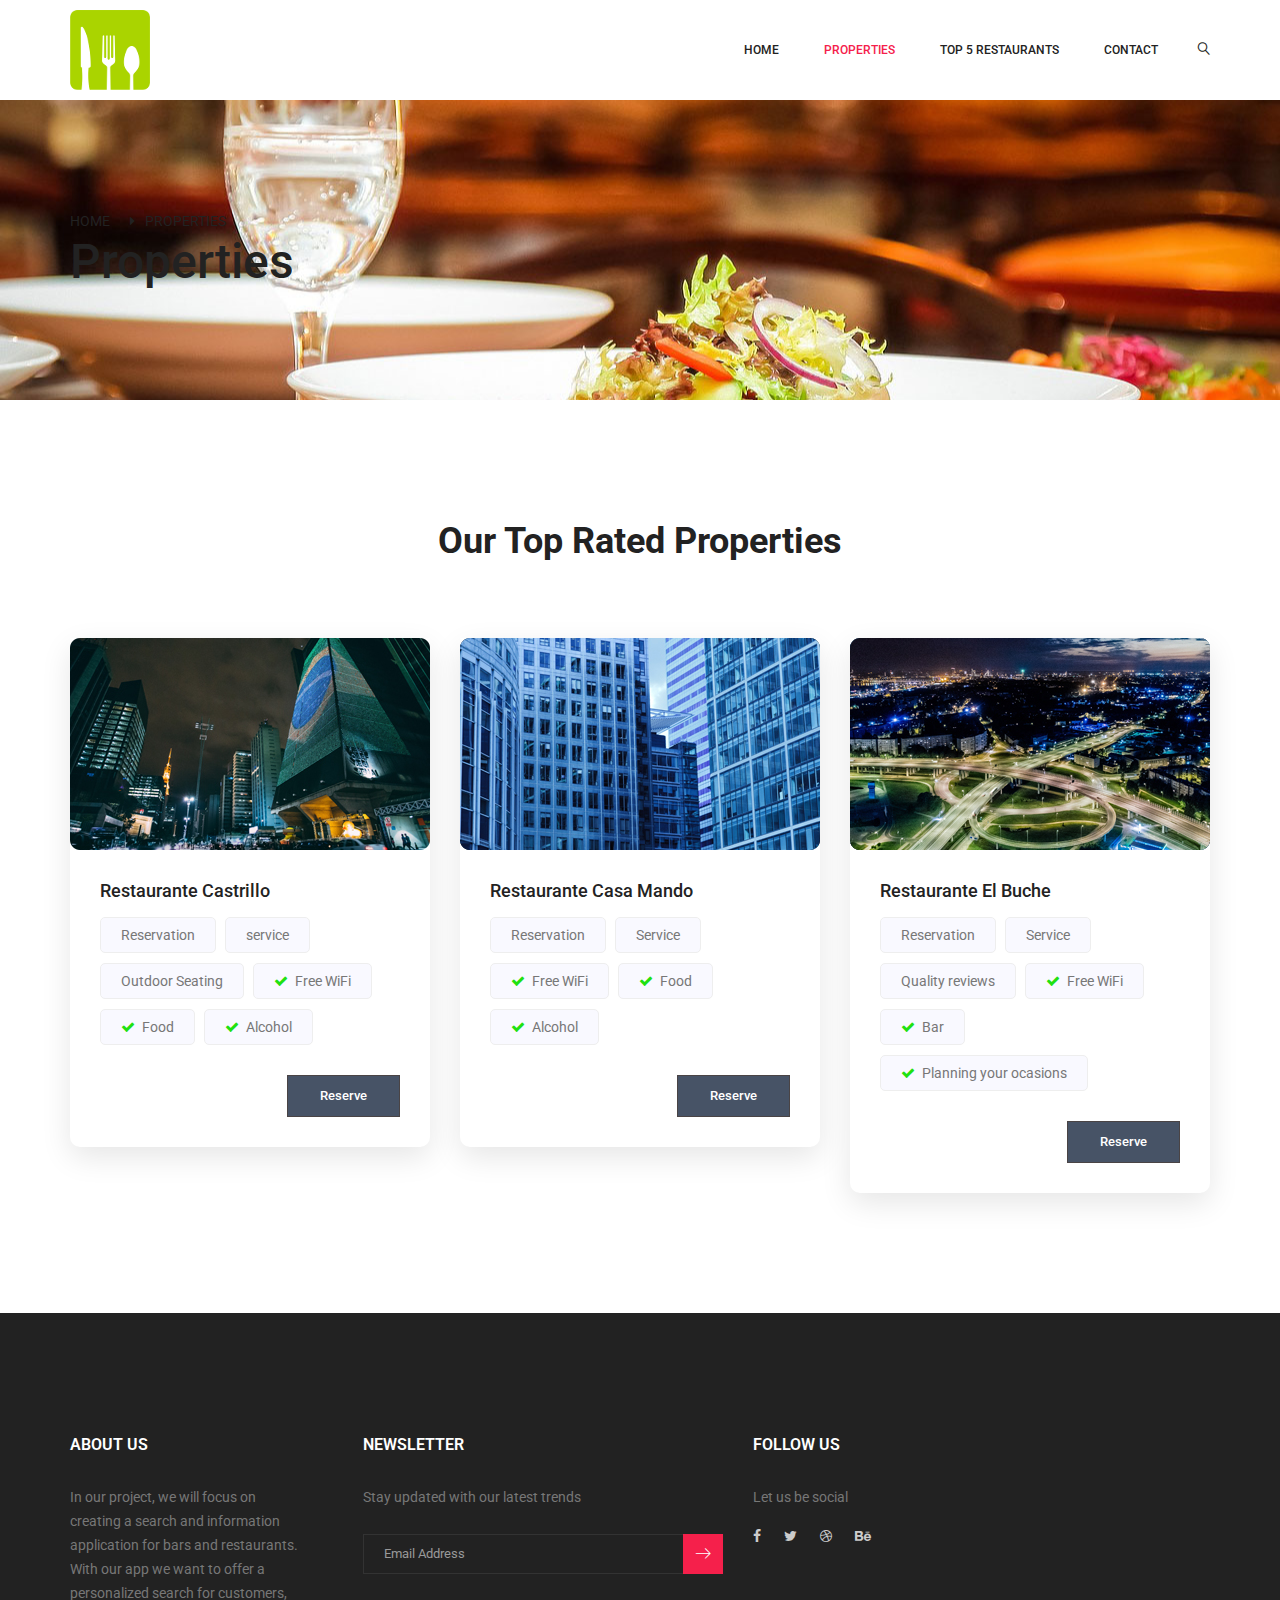
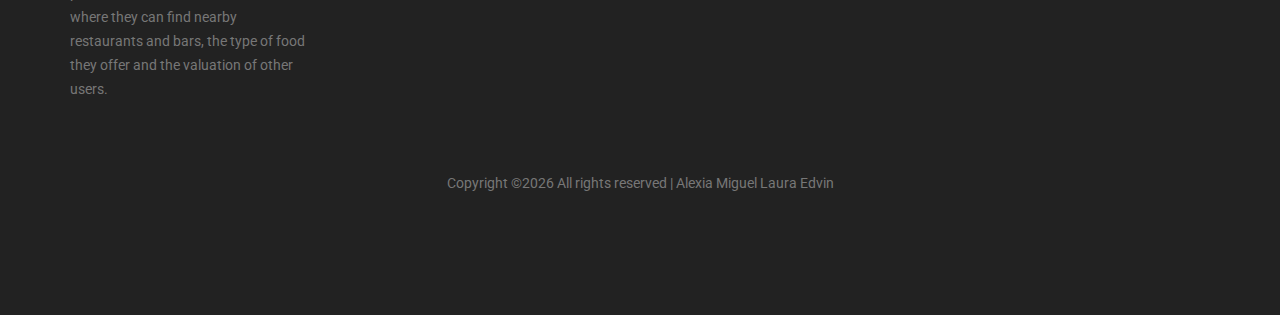
<file: properties.html>
<!doctype html>
<html lang="en">
    <head>
        <!-- Required meta tags -->
        <meta charset="utf-8">
        <meta name="viewport" content="width=device-width, initial-scale=1, shrink-to-fit=no">
        <link rel="icon" href="img/favicon.png" type="image/png">
        <title>Restaurant | properties</title>
        <!-- Bootstrap CSS -->
        <link rel="stylesheet" href="css/bootstrap.css">
        <link rel="stylesheet" href="vendors/linericon/style.css">
        <link rel="stylesheet" href="css/font-awesome.min.css">
        <link rel="stylesheet" href="vendors/owl-carousel/owl.carousel.min.css">
        <link rel="stylesheet" href="vendors/lightbox/simpleLightbox.css">
        <link rel="stylesheet" href="vendors/nice-select/css/nice-select.css">
        <link rel="stylesheet" href="vendors/animate-css/animate.css">
        <link rel="stylesheet" href="vendors/jquery-ui/jquery-ui.css">
        <!-- main css -->
        <link rel="stylesheet" href="css/style.css">
        <link rel="stylesheet" href="css/responsive.css">
    </head>
    <body>

        <!--================Header Menu Area =================-->
        <header class="header_area">
            <div class="main_menu">
            	<nav class="navbar navbar-expand-lg navbar-light">
					<div class="container box_1620">
						<!-- Brand and toggle get grouped for better mobile display -->
						<a class="navbar-brand logo_h" href="index.html"><img src="img/logo.png" alt=""></a>
						<button class="navbar-toggler" type="button" data-toggle="collapse" data-target="#navbarSupportedContent" aria-controls="navbarSupportedContent" aria-expanded="false" aria-label="Toggle navigation">
							<span class="icon-bar"></span>
							<span class="icon-bar"></span>
							<span class="icon-bar"></span>
						</button>
						<!-- Collect the nav links, forms, and other content for toggling -->
						<div class="collapse navbar-collapse offset" id="navbarSupportedContent">
							<ul class="nav navbar-nav menu_nav ml-auto">
								<li class="nav-item"><a class="nav-link" href="index.html">Home</a></li>
								<li class="nav-item active"><a class="nav-link" href="properties.html">Properties</a></li>
								<li class="nav-item submenu dropdown">
									<a href="#" class="nav-link dropdown-toggle" data-toggle="dropdown" role="button" aria-haspopup="true" aria-expanded="false">Top 5 Restaurants</a>
									<ul class="dropdown-menu">
										<li class="nav-item"><a class="nav-link" href="https://www.tripadvisor.es/Restaurant_Review-g580324-d5444812-Reviews-Restaurante_El_Castillo-Ponferrada_Province_of_Leon_Castile_and_Leon.html">El Castrillo</a></li>
                    <li class="nav-item"><a class="nav-link" href="https://www.tripadvisor.com/Restaurant_Review-g187492-d2179561-Reviews-Restaurante_Pablo-Leon_Province_of_Leon_Castile_and_Leon.html">Pablo</a></li>
                    <li class="nav-item"><a class="nav-link" href="https://www.tripadvisor.com/Restaurant_Review-g187492-d13963047-Reviews-La_Piccola_Stanza-Leon_Province_of_Leon_Castile_and_Leon.html">La Piccola Stanzza</a></li>
                    <li class="nav-item"><a class="nav-link" href="https://www.tripadvisor.com/Restaurant_Review-g187492-d7679478-Reviews-Clandestino-Leon_Province_of_Leon_Castile_and_Leon.html">Clandestino</a></li>
                    <li class="nav-item"><a class="nav-link" href="https://www.tripadvisor.com/Restaurant_Review-g187492-d3534166-Reviews-La_Poveda-Leon_Province_of_Leon_Castile_and_Leon.html">La Poveda</a></li>
									</ul>
								</li>

								<li class="nav-item"><a class="nav-link" href="contact.html">Contact</a></li>
							</ul>
							<ul class="nav navbar-nav navbar-right">
								<li class="nav-item"><a href="#" class="search"><i class="lnr lnr-magnifier"></i></a></li>
							</ul>
						</div>
					</div>
            	</nav>
            </div>
        </header>
        <!--================Header Menu Area =================-->

        <!--================Home Banner Area =================-->
        <section class="banner_area">
            <div class="banner_inner d-flex align-items-center">
            	<div class="overlay bg-parallax" data-stellar-ratio="0.9" data-stellar-vertical-offset="0" data-background=""></div>
				<div class="container">
					<div class="banner_content">
						<div class="page_link">
							<a href="index.html">Home</a>
							<a href="properties.html">Properties</a>
						</div>
						<h2>Properties</h2>
					</div>
				</div>
            </div>
        </section>
        <!--================End Home Banner Area =================-->

        <!--================Properties Area =================-->
        <section class="properties_area pad_top">
        	<div class="container">
        		<div class="main_title">
        			<h2>Our Top Rated Properties</h2>

        		</div>
        		<div class="row properties_inner">
        			<div class="col-lg-4">
        				<div class="properties_item">
        					<div class="pp_img">
        						<img class="img-fluid" src="img/properties/pp-1.jpg" alt="">
        					</div>
        					<div class="pp_content">
        						<a href="#"><h4>Restaurante Castrillo</h4></a>
        						<div class="tags">
        							<a href="#">Reservation</a>
        							<a href="#">service</a>
        							<a href="#">Outdoor Seating</a>
        							<a href="#"><i class="fa fa-check" aria-hidden="true"></i>Free WiFi</a>
        							<a href="#"><i class="fa fa-check" aria-hidden="true"></i>Food</a>
        							<a href="#"><i class="fa fa-check" aria-hidden="true"></i>Alcohol</a>
        						</div>
        						<div class="pp_footer">
        							<a class="main_btn" href="#">Reserve</a>
        						</div>
        					</div>
        				</div>
        			</div>
        			<div class="col-lg-4">
        				<div class="properties_item">
        					<div class="pp_img">
        						<img class="img-fluid" src="img/properties/pp-2.jpg" alt="">
        					</div>
        					<div class="pp_content">
        						<a href="#"><h4>Restaurante Casa Mando</h4></a>
        						<div class="tags">
        							<a href="#">Reservation</a>
        							<a href="#">Service</a>
        							<a href="#"><i class="fa fa-check" aria-hidden="true"></i>Free WiFi</a>
        							<a href="#"><i class="fa fa-check" aria-hidden="true"></i>Food</a>
        							<a href="#"><i class="fa fa-check" aria-hidden="true"></i>Alcohol</a>
        						</div>
        						<div class="pp_footer">
        							<a class="main_btn" href="#">Reserve</a>
        						</div>
        					</div>
        				</div>
        			</div>
        			<div class="col-lg-4">
        				<div class="properties_item">
        					<div class="pp_img">
        						<img class="img-fluid" src="img/properties/pp-3.jpg" alt="">
        					</div>
        					<div class="pp_content">
        						<a href="#"><h4>Restaurante El Buche</h4></a>
        						<div class="tags">
        							<a href="#">Reservation</a>
        							<a href="#">Service</a>
        							<a href="#">Quality reviews</a>
        							<a href="#"><i class="fa fa-check" aria-hidden="true"></i>Free WiFi</a>
        							<a href="#"><i class="fa fa-check" aria-hidden="true"></i>Bar</a>
        							<a href="#"><i class="fa fa-check" aria-hidden="true"></i>Planning your ocasions</a>
        						</div>
        						<div class="pp_footer">
        							<a class="main_btn" href="#">Reserve</a>
        						</div>
        					</div>
        				</div>
        			</div>
        		</div>
        	</div>
        </section>
        <!--================End Properties Area =================-->


        <!--================ start footer Area  =================-->
        <footer class="footer-area p_120">
            <div class="container">
                <div class="row">
                    <div class="col-lg-3  col-md-6 col-sm-6">
                        <div class="single-footer-widget">
                            <h6 class="footer_title">About Us</h6>
                            <p>In our project, we will focus on creating a search and information application for bars and restaurants.  With our app we want to offer a personalized search for customers, where they can find nearby restaurants and bars, the type of food they offer and the valuation of other users.</p>
                        </div>
                    </div>
                    <div class="col-lg-4 col-md-6 col-sm-6">
                        <div class="single-footer-widget">
                            <h6 class="footer_title">Newsletter</h6>
                            <p>Stay updated with our latest trends</p>
                            <div id="mc_embed_signup">
                                <form target="_blank" action="https://spondonit.us12.list-manage.com/subscribe/post?u=1462626880ade1ac87bd9c93a&amp;id=92a4423d01" method="get" class="subscribe_form relative">
                                    <div class="input-group d-flex flex-row">
                                        <input name="EMAIL" placeholder="Email Address" onfocus="this.placeholder = ''" onblur="this.placeholder = 'Email Address '" required="" type="email">
                                        <button class="btn sub-btn"><span class="lnr lnr-arrow-right"></span></button>
                                    </div>
                                    <div class="mt-10 info"></div>
                                </form>
                            </div>
                        </div>
                    </div>

                    <div class="col-lg-2 col-md-6 col-sm-6">
                        <div class="single-footer-widget f_social_wd">
                            <h6 class="footer_title">Follow Us</h6>
                            <p>Let us be social</p>
                            <div class="f_social">
                            	<a href="#"><i class="fa fa-facebook"></i></a>
								<a href="#"><i class="fa fa-twitter"></i></a>
								<a href="#"><i class="fa fa-dribbble"></i></a>
								<a href="#"><i class="fa fa-behance"></i></a>
                            </div>
                        </div>
                    </div>
                </div>
                <div class="row footer-bottom d-flex justify-content-between align-items-center">
                    <p class="col-lg-12 footer-text text-center"><!-- Link back to Colorlib can't be removed. Template is licensed under CC BY 3.0. -->
Copyright &copy;<script>document.write(new Date().getFullYear());</script> All rights reserved | Alexia Miguel Laura Edvin</a>
<!-- Link back to Colorlib can't be removed. Template is licensed under CC BY 3.0. --></p>
                </div>
            </div>
        </footer>
		<!--================ End footer Area  =================-->



        <!-- Optional JavaScript -->
        <!-- jQuery first, then Popper.js, then Bootstrap JS -->
        <script src="js/jquery-3.2.1.min.js"></script>
        <script src="js/popper.js"></script>
        <script src="js/bootstrap.min.js"></script>
        <script src="js/stellar.js"></script>
        <script src="vendors/lightbox/simpleLightbox.min.js"></script>
        <script src="vendors/nice-select/js/jquery.nice-select.min.js"></script>
        <script src="vendors/isotope/imagesloaded.pkgd.min.js"></script>
        <script src="vendors/isotope/isotope-min.js"></script>
        <script src="vendors/owl-carousel/owl.carousel.min.js"></script>
        <script src="vendors/jquery-ui/jquery-ui.js"></script>
        <script src="js/jquery.ajaxchimp.min.js"></script>
        <script src="js/mail-script.js"></script>
        <script src="js/theme.js"></script>
    </body>
</html>
</file>
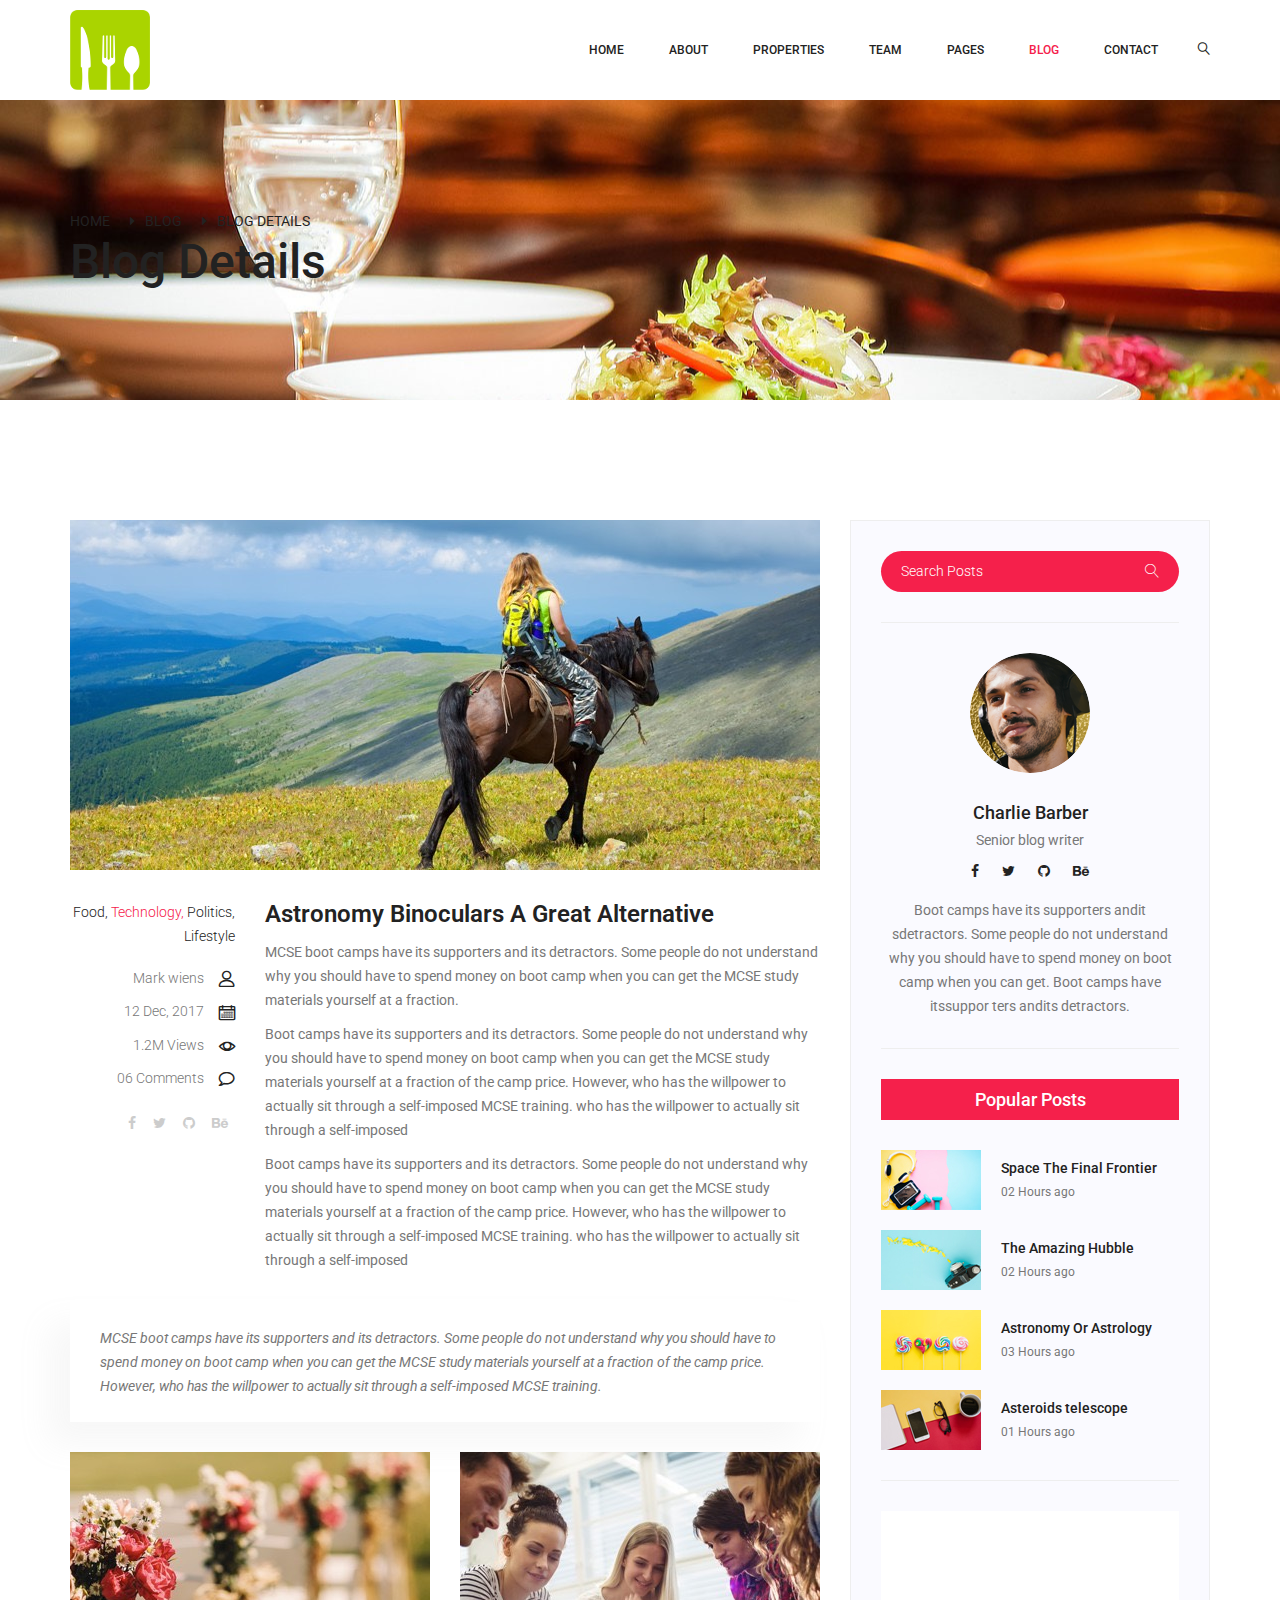
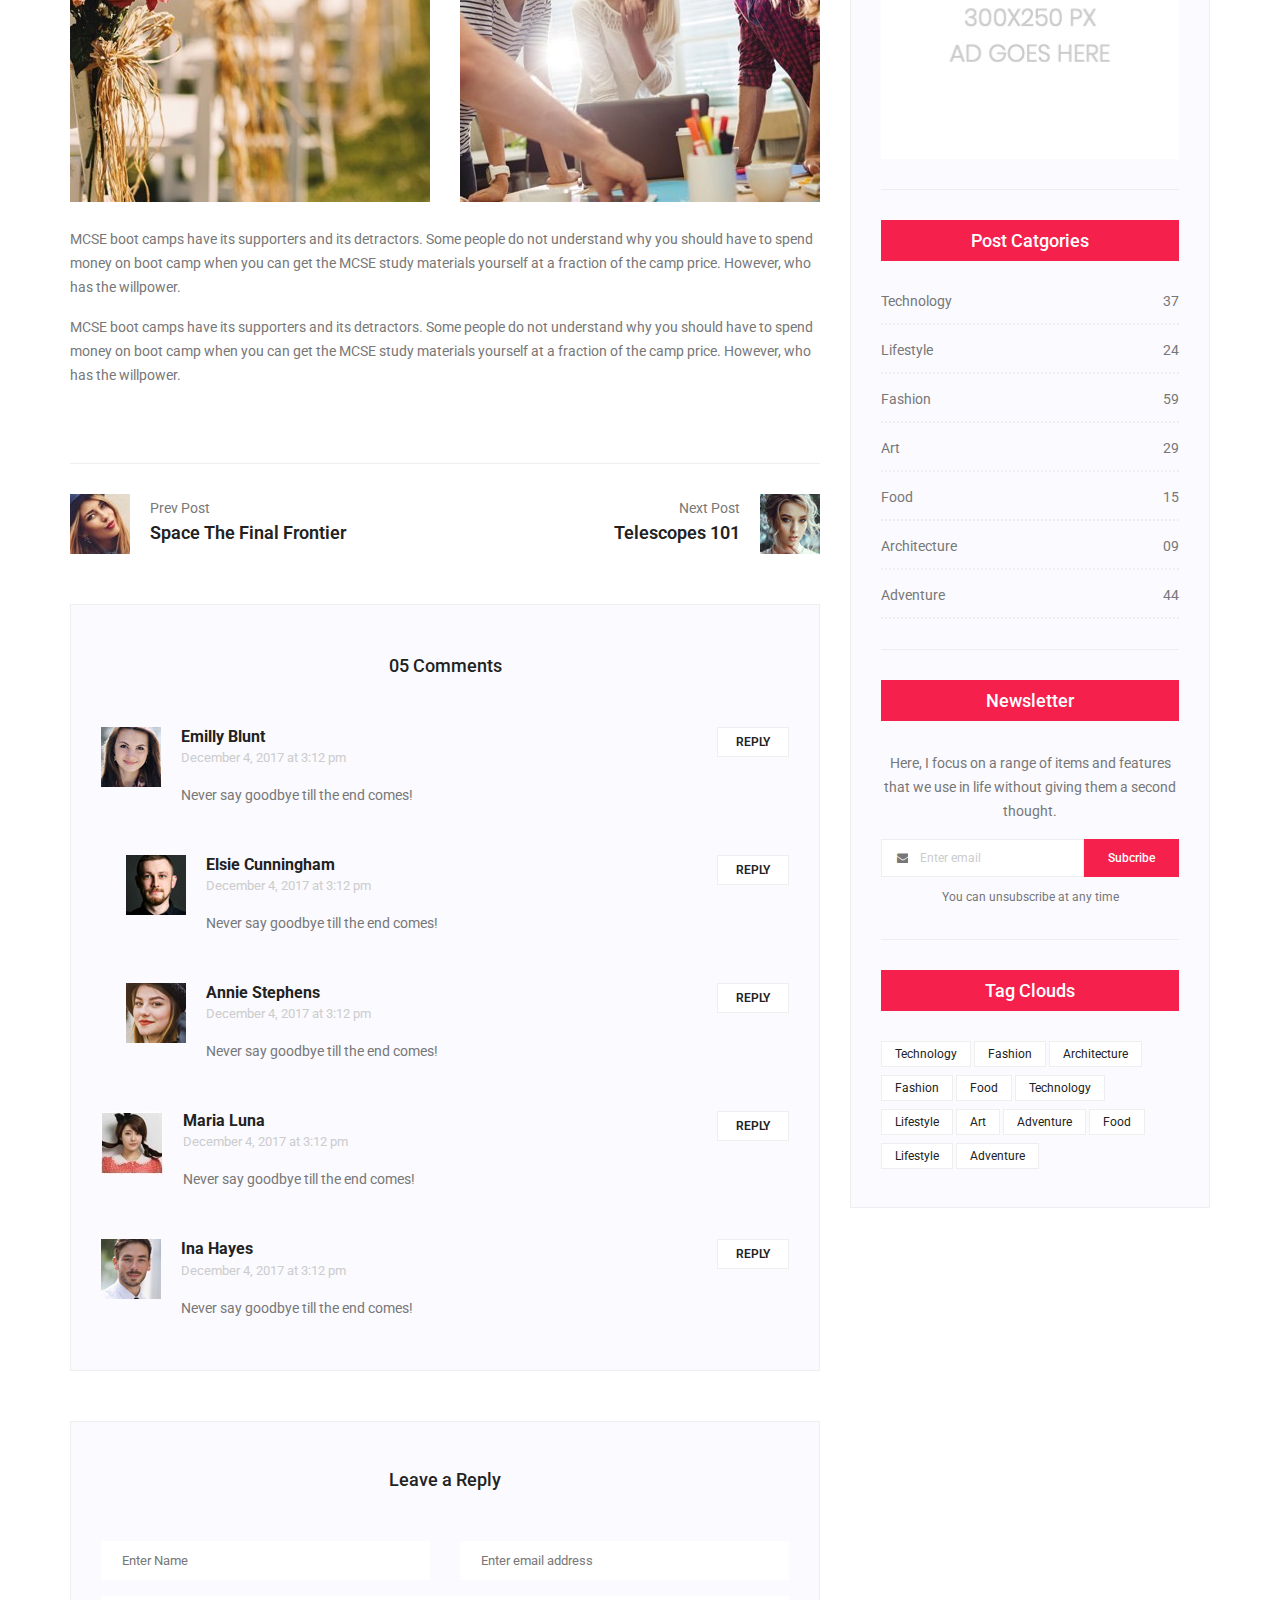
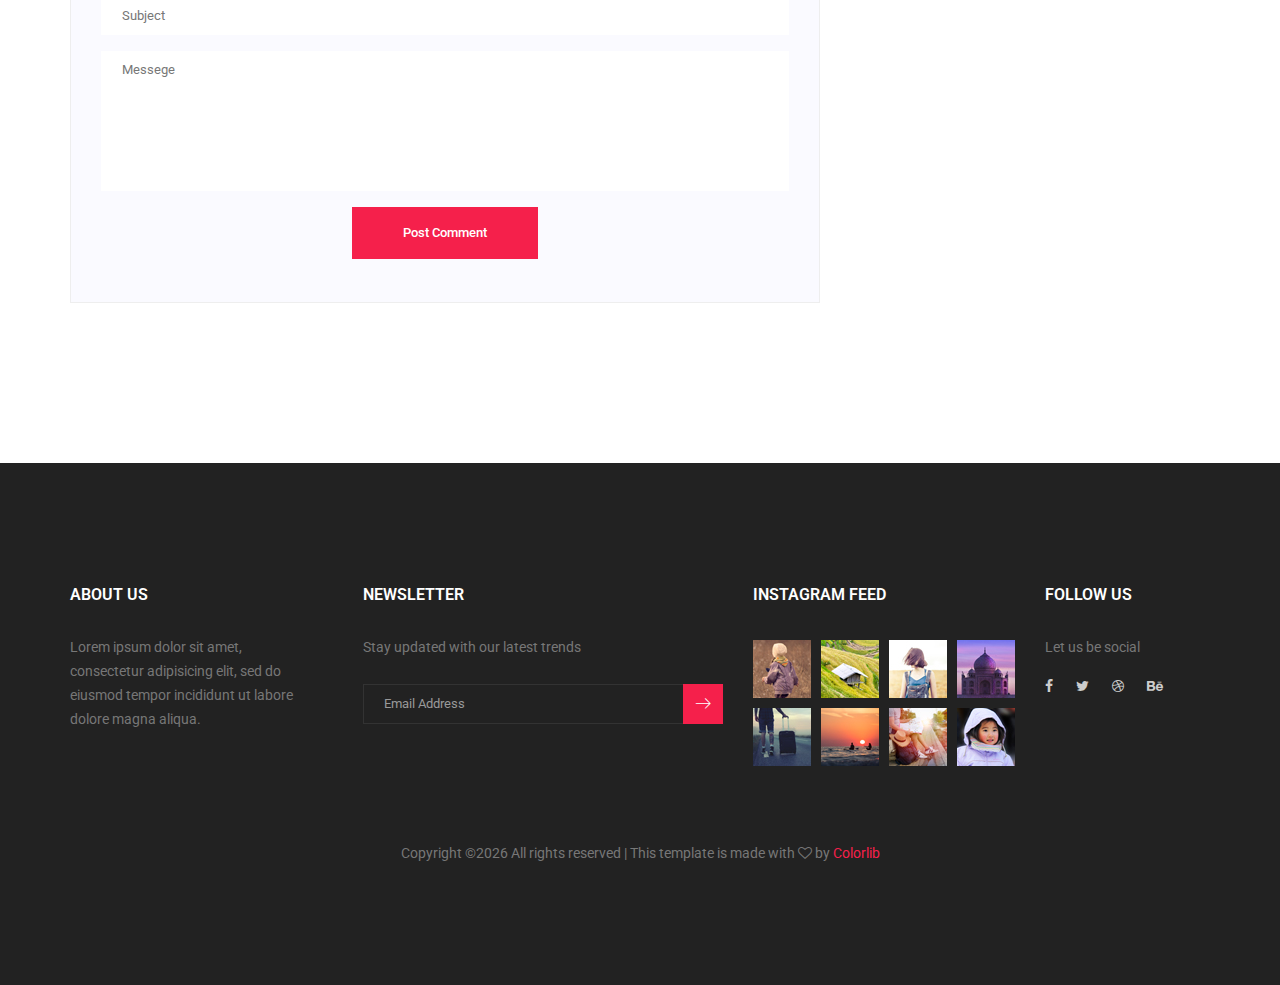
<file: single-blog.html>
<!doctype html>
<html lang="en">
    <head>
        <!-- Required meta tags -->
        <meta charset="utf-8">
        <meta name="viewport" content="width=device-width, initial-scale=1, shrink-to-fit=no">
        <link rel="icon" href="img/favicon.png" type="image/png">
        <title>Real State Multi</title>
        <!-- Bootstrap CSS -->
        <link rel="stylesheet" href="css/bootstrap.css">
        <link rel="stylesheet" href="vendors/linericon/style.css">
        <link rel="stylesheet" href="css/font-awesome.min.css">
        <link rel="stylesheet" href="vendors/owl-carousel/owl.carousel.min.css">
        <link rel="stylesheet" href="vendors/lightbox/simpleLightbox.css">
        <link rel="stylesheet" href="vendors/nice-select/css/nice-select.css">
        <link rel="stylesheet" href="vendors/animate-css/animate.css">
        <!-- main css -->
        <link rel="stylesheet" href="css/style.css">
        <link rel="stylesheet" href="css/responsive.css">
    </head>
    <body>
        
        <!--================Header Menu Area =================-->
        <header class="header_area">
            <div class="main_menu">
            	<nav class="navbar navbar-expand-lg navbar-light">
					<div class="container box_1620">
						<!-- Brand and toggle get grouped for better mobile display -->
						<a class="navbar-brand logo_h" href="index.html"><img src="img/logo.png" alt=""></a>
						<button class="navbar-toggler" type="button" data-toggle="collapse" data-target="#navbarSupportedContent" aria-controls="navbarSupportedContent" aria-expanded="false" aria-label="Toggle navigation">
							<span class="icon-bar"></span>
							<span class="icon-bar"></span>
							<span class="icon-bar"></span>
						</button>
						<!-- Collect the nav links, forms, and other content for toggling -->
						<div class="collapse navbar-collapse offset" id="navbarSupportedContent">
							<ul class="nav navbar-nav menu_nav ml-auto">
								<li class="nav-item"><a class="nav-link" href="index.html">Home</a></li> 
								<li class="nav-item"><a class="nav-link" href="about-us.html">About</a></li>
								<li class="nav-item"><a class="nav-link" href="properties.html">Properties</a></li>
								<li class="nav-item"><a class="nav-link" href="agents.html">Team</a></li>
								<li class="nav-item submenu dropdown">
									<a href="#" class="nav-link dropdown-toggle" data-toggle="dropdown" role="button" aria-haspopup="true" aria-expanded="false">Pages</a>
									<ul class="dropdown-menu">
										<li class="nav-item"><a class="nav-link" href="elements.html">Elements</a></li>
									</ul>
								</li> 
								<li class="nav-item submenu dropdown active">
									<a href="#" class="nav-link dropdown-toggle" data-toggle="dropdown" role="button" aria-haspopup="true" aria-expanded="false">Blog</a>
									<ul class="dropdown-menu">
										<li class="nav-item"><a class="nav-link" href="blog.html">Blog</a></li>
										<li class="nav-item"><a class="nav-link" href="single-blog.html">Blog Details</a></li>
									</ul>
								</li> 
								<li class="nav-item"><a class="nav-link" href="contact.html">Contact</a></li>
							</ul>
							<ul class="nav navbar-nav navbar-right">
								<li class="nav-item"><a href="#" class="search"><i class="lnr lnr-magnifier"></i></a></li>
							</ul>
						</div> 
					</div>
            	</nav>
            </div>
        </header>
        <!--================Header Menu Area =================-->
        
        <!--================Home Banner Area =================-->
        <section class="banner_area">
            <div class="banner_inner d-flex align-items-center">
            	<div class="overlay bg-parallax" data-stellar-ratio="0.9" data-stellar-vertical-offset="0" data-background=""></div>
				<div class="container">
					<div class="banner_content">
						<div class="page_link">
							<a href="index.html">Home</a>
							<a href="blog.html">Blog</a>
							<a href="single-blog.html">Blog Details</a>
						</div>
						<h2>Blog Details</h2>
					</div>
				</div>
            </div>
        </section>
        <!--================End Home Banner Area =================-->
        
        <!--================Blog Area =================-->
        <section class="blog_area single-post-area p_120">
            <div class="container">
                <div class="row">
                    <div class="col-lg-8 posts-list">
                        <div class="single-post row">
                            <div class="col-lg-12">
                                <div class="feature-img">
                                    <img class="img-fluid" src="img/blog/feature-img1.jpg" alt="">
                                </div>									
                            </div>
                            <div class="col-lg-3  col-md-3">
                                <div class="blog_info text-right">
                                    <div class="post_tag">
                                        <a href="#">Food,</a>
                                        <a class="active" href="#">Technology,</a>
                                        <a href="#">Politics,</a>
                                        <a href="#">Lifestyle</a>
                                    </div>
                                    <ul class="blog_meta list">
                                        <li><a href="#">Mark wiens<i class="lnr lnr-user"></i></a></li>
                                        <li><a href="#">12 Dec, 2017<i class="lnr lnr-calendar-full"></i></a></li>
                                        <li><a href="#">1.2M Views<i class="lnr lnr-eye"></i></a></li>
                                        <li><a href="#">06 Comments<i class="lnr lnr-bubble"></i></a></li>
                                    </ul>
                                    <ul class="social-links">
                                        <li><a href="#"><i class="fa fa-facebook"></i></a></li>
                                        <li><a href="#"><i class="fa fa-twitter"></i></a></li>
                                        <li><a href="#"><i class="fa fa-github"></i></a></li>
                                        <li><a href="#"><i class="fa fa-behance"></i></a></li>
                                    </ul>
                                </div>
                            </div>
                            <div class="col-lg-9 col-md-9 blog_details">
                                <h2>Astronomy Binoculars A Great Alternative</h2>
                                <p class="excert">
                                    MCSE boot camps have its supporters and its detractors. Some people do not understand why you should have to spend money on boot camp when you can get the MCSE study materials yourself at a fraction.
                                </p>
                                <p>
                                    Boot camps have its supporters and its detractors. Some people do not understand why you should have to spend money on boot camp when you can get the MCSE study materials yourself at a fraction of the camp price. However, who has the willpower to actually sit through a self-imposed MCSE training. who has the willpower to actually sit through a self-imposed
                                </p>
                                <p>
                                    Boot camps have its supporters and its detractors. Some people do not understand why you should have to spend money on boot camp when you can get the MCSE study materials yourself at a fraction of the camp price. However, who has the willpower to actually sit through a self-imposed MCSE training. who has the willpower to actually sit through a self-imposed
                                </p>
                            </div>
                            <div class="col-lg-12">
                                <div class="quotes">
                                    MCSE boot camps have its supporters and its detractors. Some people do not understand why you should have to spend money on boot camp when you can get the MCSE study materials yourself at a fraction of the camp price. However, who has the willpower to actually sit through a self-imposed MCSE training.										
                                </div>
                                <div class="row">
                                    <div class="col-6">
                                        <img class="img-fluid" src="img/blog/post-img1.jpg" alt="">
                                    </div>
                                    <div class="col-6">
                                        <img class="img-fluid" src="img/blog/post-img2.jpg" alt="">
                                    </div>	
                                    <div class="col-lg-12 mt-25">
                                        <p>
                                            MCSE boot camps have its supporters and its detractors. Some people do not understand why you should have to spend money on boot camp when you can get the MCSE study materials yourself at a fraction of the camp price. However, who has the willpower.
                                        </p>
                                        <p>
                                            MCSE boot camps have its supporters and its detractors. Some people do not understand why you should have to spend money on boot camp when you can get the MCSE study materials yourself at a fraction of the camp price. However, who has the willpower.
                                        </p>											
                                    </div>									
                                </div>
                            </div>
                        </div>
                        <div class="navigation-area">
                            <div class="row">
                                <div class="col-lg-6 col-md-6 col-12 nav-left flex-row d-flex justify-content-start align-items-center">
                                    <div class="thumb">
                                        <a href="#"><img class="img-fluid" src="img/blog/prev.jpg" alt=""></a>
                                    </div>
                                    <div class="arrow">
                                        <a href="#"><span class="lnr text-white lnr-arrow-left"></span></a>
                                    </div>
                                    <div class="detials">
                                        <p>Prev Post</p>
                                        <a href="#"><h4>Space The Final Frontier</h4></a>
                                    </div>
                                </div>
                                <div class="col-lg-6 col-md-6 col-12 nav-right flex-row d-flex justify-content-end align-items-center">
                                    <div class="detials">
                                        <p>Next Post</p>
                                        <a href="#"><h4>Telescopes 101</h4></a>
                                    </div>
                                    <div class="arrow">
                                        <a href="#"><span class="lnr text-white lnr-arrow-right"></span></a>
                                    </div>
                                    <div class="thumb">
                                        <a href="#"><img class="img-fluid" src="img/blog/next.jpg" alt=""></a>
                                    </div>										
                                </div>									
                            </div>
                        </div>
                        <div class="comments-area">
                            <h4>05 Comments</h4>
                            <div class="comment-list">
                                <div class="single-comment justify-content-between d-flex">
                                    <div class="user justify-content-between d-flex">
                                        <div class="thumb">
                                            <img src="img/blog/c1.jpg" alt="">
                                        </div>
                                        <div class="desc">
                                            <h5><a href="#">Emilly Blunt</a></h5>
                                            <p class="date">December 4, 2017 at 3:12 pm </p>
                                            <p class="comment">
                                                Never say goodbye till the end comes!
                                            </p>
                                        </div>
                                    </div>
                                    <div class="reply-btn">
                                           <a href="" class="btn-reply text-uppercase">reply</a> 
                                    </div>
                                </div>
                            </div>	
                            <div class="comment-list left-padding">
                                <div class="single-comment justify-content-between d-flex">
                                    <div class="user justify-content-between d-flex">
                                        <div class="thumb">
                                            <img src="img/blog/c2.jpg" alt="">
                                        </div>
                                        <div class="desc">
                                            <h5><a href="#">Elsie Cunningham</a></h5>
                                            <p class="date">December 4, 2017 at 3:12 pm </p>
                                            <p class="comment">
                                                Never say goodbye till the end comes!
                                            </p>
                                        </div>
                                    </div>
                                    <div class="reply-btn">
                                           <a href="" class="btn-reply text-uppercase">reply</a> 
                                    </div>
                                </div>
                            </div>	
                            <div class="comment-list left-padding">
                                <div class="single-comment justify-content-between d-flex">
                                    <div class="user justify-content-between d-flex">
                                        <div class="thumb">
                                            <img src="img/blog/c3.jpg" alt="">
                                        </div>
                                        <div class="desc">
                                            <h5><a href="#">Annie Stephens</a></h5>
                                            <p class="date">December 4, 2017 at 3:12 pm </p>
                                            <p class="comment">
                                                Never say goodbye till the end comes!
                                            </p>
                                        </div>
                                    </div>
                                    <div class="reply-btn">
                                           <a href="" class="btn-reply text-uppercase">reply</a> 
                                    </div>
                                </div>
                            </div>	
                            <div class="comment-list">
                                <div class="single-comment justify-content-between d-flex">
                                    <div class="user justify-content-between d-flex">
                                        <div class="thumb">
                                            <img src="img/blog/c4.jpg" alt="">
                                        </div>
                                        <div class="desc">
                                            <h5><a href="#">Maria Luna</a></h5>
                                            <p class="date">December 4, 2017 at 3:12 pm </p>
                                            <p class="comment">
                                                Never say goodbye till the end comes!
                                            </p>
                                        </div>
                                    </div>
                                    <div class="reply-btn">
                                           <a href="" class="btn-reply text-uppercase">reply</a> 
                                    </div>
                                </div>
                            </div>	
                            <div class="comment-list">
                                <div class="single-comment justify-content-between d-flex">
                                    <div class="user justify-content-between d-flex">
                                        <div class="thumb">
                                            <img src="img/blog/c5.jpg" alt="">
                                        </div>
                                        <div class="desc">
                                            <h5><a href="#">Ina Hayes</a></h5>
                                            <p class="date">December 4, 2017 at 3:12 pm </p>
                                            <p class="comment">
                                                Never say goodbye till the end comes!
                                            </p>
                                        </div>
                                    </div>
                                    <div class="reply-btn">
                                           <a href="" class="btn-reply text-uppercase">reply</a> 
                                    </div>
                                </div>
                            </div>	                                             				
                        </div>
                        <div class="comment-form">
                            <h4>Leave a Reply</h4>
                            <form>
                                <div class="form-group form-inline">
                                  <div class="form-group col-lg-6 col-md-6 name">
                                    <input type="text" class="form-control" id="name" placeholder="Enter Name" onfocus="this.placeholder = ''" onblur="this.placeholder = 'Enter Name'">
                                  </div>
                                  <div class="form-group col-lg-6 col-md-6 email">
                                    <input type="email" class="form-control" id="email" placeholder="Enter email address" onfocus="this.placeholder = ''" onblur="this.placeholder = 'Enter email address'">
                                  </div>										
                                </div>
                                <div class="form-group">
                                    <input type="text" class="form-control" id="subject" placeholder="Subject" onfocus="this.placeholder = ''" onblur="this.placeholder = 'Subject'">
                                </div>
                                <div class="form-group">
                                    <textarea class="form-control mb-10" rows="5" name="message" placeholder="Messege" onfocus="this.placeholder = ''" onblur="this.placeholder = 'Messege'" required=""></textarea>
                                </div>
                                <a href="#" class="primary-btn submit_btn">Post Comment</a>	
                            </form>
                        </div>
                    </div>
                    <div class="col-lg-4">
                        <div class="blog_right_sidebar">
                            <aside class="single_sidebar_widget search_widget">
                                <div class="input-group">
                                    <input type="text" class="form-control" placeholder="Search Posts">
                                    <span class="input-group-btn">
                                        <button class="btn btn-default" type="button"><i class="lnr lnr-magnifier"></i></button>
                                    </span>
                                </div><!-- /input-group -->
                                <div class="br"></div>
                            </aside>
                            <aside class="single_sidebar_widget author_widget">
                                <img class="author_img rounded-circle" src="img/blog/author.png" alt="">
                                <h4>Charlie Barber</h4>
                                <p>Senior blog writer</p>
                                <div class="social_icon">
                                    <a href="#"><i class="fa fa-facebook"></i></a>
                                    <a href="#"><i class="fa fa-twitter"></i></a>
                                    <a href="#"><i class="fa fa-github"></i></a>
                                    <a href="#"><i class="fa fa-behance"></i></a>
                                </div>
                                <p>Boot camps have its supporters andit sdetractors. Some people do not understand why you should have to spend money on boot camp when you can get. Boot camps have itssuppor ters andits detractors.</p>
                                <div class="br"></div>
                            </aside>
                            <aside class="single_sidebar_widget popular_post_widget">
                                <h3 class="widget_title">Popular Posts</h3>
                                <div class="media post_item">
                                    <img src="img/blog/popular-post/post1.jpg" alt="post">
                                    <div class="media-body">
                                        <a href="blog-details.html"><h3>Space The Final Frontier</h3></a>
                                        <p>02 Hours ago</p>
                                    </div>
                                </div>
                                <div class="media post_item">
                                    <img src="img/blog/popular-post/post2.jpg" alt="post">
                                    <div class="media-body">
                                        <a href="blog-details.html"><h3>The Amazing Hubble</h3></a>
                                        <p>02 Hours ago</p>
                                    </div>
                                </div>
                                <div class="media post_item">
                                    <img src="img/blog/popular-post/post3.jpg" alt="post">
                                    <div class="media-body">
                                        <a href="blog-details.html"><h3>Astronomy Or Astrology</h3></a>
                                        <p>03 Hours ago</p>
                                    </div>
                                </div>
                                <div class="media post_item">
                                    <img src="img/blog/popular-post/post4.jpg" alt="post">
                                    <div class="media-body">
                                        <a href="blog-details.html"><h3>Asteroids telescope</h3></a>
                                        <p>01 Hours ago</p>
                                    </div>
                                </div>
                                <div class="br"></div>
                            </aside>
                            <aside class="single_sidebar_widget ads_widget">
                                <a href="#"><img class="img-fluid" src="img/blog/add.jpg" alt=""></a>
                                <div class="br"></div>
                            </aside>
                            <aside class="single_sidebar_widget post_category_widget">
                                <h4 class="widget_title">Post Catgories</h4>
                                <ul class="list cat-list">
                                    <li>
                                        <a href="#" class="d-flex justify-content-between">
                                            <p>Technology</p>
                                            <p>37</p>
                                        </a>
                                    </li>
                                    <li>
                                        <a href="#" class="d-flex justify-content-between">
                                            <p>Lifestyle</p>
                                            <p>24</p>
                                        </a>
                                    </li>
                                    <li>
                                        <a href="#" class="d-flex justify-content-between">
                                            <p>Fashion</p>
                                            <p>59</p>
                                        </a>
                                    </li>
                                    <li>
                                        <a href="#" class="d-flex justify-content-between">
                                            <p>Art</p>
                                            <p>29</p>
                                        </a>
                                    </li>
                                    <li>
                                        <a href="#" class="d-flex justify-content-between">
                                            <p>Food</p>
                                            <p>15</p>
                                        </a>
                                    </li>
                                    <li>
                                        <a href="#" class="d-flex justify-content-between">
                                            <p>Architecture</p>
                                            <p>09</p>
                                        </a>
                                    </li>
                                    <li>
                                        <a href="#" class="d-flex justify-content-between">
                                            <p>Adventure</p>
                                            <p>44</p>
                                        </a>
                                    </li>															
                                </ul>
                                <div class="br"></div>
                            </aside>
                            <aside class="single-sidebar-widget newsletter_widget">
                                <h4 class="widget_title">Newsletter</h4>
                                <p>
                                Here, I focus on a range of items and features that we use in life without
                                giving them a second thought.
                                </p>
                                <div class="form-group d-flex flex-row">
                                    <div class="input-group">
                                        <div class="input-group-prepend">
                                            <div class="input-group-text"><i class="fa fa-envelope" aria-hidden="true"></i></div>
                                        </div>
                                        <input type="text" class="form-control" id="inlineFormInputGroup" placeholder="Enter email" onfocus="this.placeholder = ''" onblur="this.placeholder = 'Enter email'">
                                    </div>
                                    <a href="#" class="bbtns">Subcribe</a>
                                </div>	
                                <p class="text-bottom">You can unsubscribe at any time</p>	
                                <div class="br"></div>							
                            </aside>
                            <aside class="single-sidebar-widget tag_cloud_widget">
                                <h4 class="widget_title">Tag Clouds</h4>
                                <ul class="list">
                                    <li><a href="#">Technology</a></li>
                                    <li><a href="#">Fashion</a></li>
                                    <li><a href="#">Architecture</a></li>
                                    <li><a href="#">Fashion</a></li>
                                    <li><a href="#">Food</a></li>
                                    <li><a href="#">Technology</a></li>
                                    <li><a href="#">Lifestyle</a></li>
                                    <li><a href="#">Art</a></li>
                                    <li><a href="#">Adventure</a></li>
                                    <li><a href="#">Food</a></li>
                                    <li><a href="#">Lifestyle</a></li>
                                    <li><a href="#">Adventure</a></li>
                                </ul>
                            </aside>
                        </div>
                    </div>
                </div>
            </div>
        </section>
        <!--================Blog Area =================-->
        
        <!--================ start footer Area  =================-->	
        <footer class="footer-area p_120">
            <div class="container">
                <div class="row">
                    <div class="col-lg-3  col-md-6 col-sm-6">
                        <div class="single-footer-widget">
                            <h6 class="footer_title">About Us</h6>
                            <p>Lorem ipsum dolor sit amet, consectetur adipisicing elit, sed do eiusmod tempor incididunt ut labore dolore magna aliqua.</p>
                        </div>
                    </div>
                    <div class="col-lg-4 col-md-6 col-sm-6">
                        <div class="single-footer-widget">
                            <h6 class="footer_title">Newsletter</h6>
                            <p>Stay updated with our latest trends</p>		
                            <div id="mc_embed_signup">
                                <form target="_blank" action="https://spondonit.us12.list-manage.com/subscribe/post?u=1462626880ade1ac87bd9c93a&amp;id=92a4423d01" method="get" class="subscribe_form relative">
                                    <div class="input-group d-flex flex-row">
                                        <input name="EMAIL" placeholder="Email Address" onfocus="this.placeholder = ''" onblur="this.placeholder = 'Email Address '" required="" type="email">
                                        <button class="btn sub-btn"><span class="lnr lnr-arrow-right"></span></button>		
                                    </div>									
                                    <div class="mt-10 info"></div>
                                </form>
                            </div>
                        </div>
                    </div>
                    <div class="col-lg-3 col-md-6 col-sm-6">
                        <div class="single-footer-widget instafeed">
                            <h6 class="footer_title">Instagram Feed</h6>
                            <ul class="list instafeed d-flex flex-wrap">
                                <li><img src="img/instagram/Image-01.jpg" alt=""></li>
                                <li><img src="img/instagram/Image-02.jpg" alt=""></li>
                                <li><img src="img/instagram/Image-03.jpg" alt=""></li>
                                <li><img src="img/instagram/Image-04.jpg" alt=""></li>
                                <li><img src="img/instagram/Image-05.jpg" alt=""></li>
                                <li><img src="img/instagram/Image-06.jpg" alt=""></li>
                                <li><img src="img/instagram/Image-07.jpg" alt=""></li>
                                <li><img src="img/instagram/Image-08.jpg" alt=""></li>
                            </ul>
                        </div>
                    </div>	
                    <div class="col-lg-2 col-md-6 col-sm-6">
                        <div class="single-footer-widget f_social_wd">
                            <h6 class="footer_title">Follow Us</h6>
                            <p>Let us be social</p>
                            <div class="f_social">
                            	<a href="#"><i class="fa fa-facebook"></i></a>
								<a href="#"><i class="fa fa-twitter"></i></a>
								<a href="#"><i class="fa fa-dribbble"></i></a>
								<a href="#"><i class="fa fa-behance"></i></a>
                            </div>
                        </div>
                    </div>						
                </div>
                <div class="row footer-bottom d-flex justify-content-between align-items-center">
                    <p class="col-lg-12 footer-text text-center"><!-- Link back to Colorlib can't be removed. Template is licensed under CC BY 3.0. -->
Copyright &copy;<script>document.write(new Date().getFullYear());</script> All rights reserved | This template is made with <i class="fa fa-heart-o" aria-hidden="true"></i> by <a href="https://colorlib.com" target="_blank">Colorlib</a>
<!-- Link back to Colorlib can't be removed. Template is licensed under CC BY 3.0. --></p>
                </div>
            </div>
        </footer>
		<!--================ End footer Area  =================-->
        
        
        
        
        <!-- Optional JavaScript -->
        <!-- jQuery first, then Popper.js, then Bootstrap JS -->
        <script src="js/jquery-3.2.1.min.js"></script>
        <script src="js/popper.js"></script>
        <script src="js/bootstrap.min.js"></script>
        <script src="js/stellar.js"></script>
        <script src="vendors/lightbox/simpleLightbox.min.js"></script>
        <script src="vendors/nice-select/js/jquery.nice-select.min.js"></script>
        <script src="vendors/isotope/imagesloaded.pkgd.min.js"></script>
        <script src="vendors/isotope/isotope-min.js"></script>
        <script src="vendors/owl-carousel/owl.carousel.min.js"></script>
        <script src="js/jquery.ajaxchimp.min.js"></script>
        <script src="js/mail-script.js"></script>
        <script src="js/theme.js"></script>
    </body>
</html>
</file>
<file: vendors/linericon/style.css>
@font-face {
	font-family: 'Linearicons-Free';
	src:url('fonts/Linearicons-Free.eot?w118d');
	src:url('fonts/Linearicons-Free.eot?#iefixw118d') format('embedded-opentype'),
		url('fonts/Linearicons-Free.woff2?w118d') format('woff2'),
		url('fonts/Linearicons-Free.woff?w118d') format('woff'),
		url('fonts/Linearicons-Free.ttf?w118d') format('truetype'),
		url('fonts/Linearicons-Free.svg?w118d#Linearicons-Free') format('svg');
	font-weight: normal;
	font-style: normal;
}

.lnr {
	font-family: 'Linearicons-Free';
	speak: none;
	font-style: normal;
	font-weight: normal;
	font-variant: normal;
	text-transform: none;
	line-height: 1;

	/* Better Font Rendering =========== */
	-webkit-font-smoothing: antialiased;
	-moz-osx-font-smoothing: grayscale;
}

.lnr-home:before {
	content: "\e800";
}
.lnr-apartment:before {
	content: "\e801";
}
.lnr-pencil:before {
	content: "\e802";
}
.lnr-magic-wand:before {
	content: "\e803";
}
.lnr-drop:before {
	content: "\e804";
}
.lnr-lighter:before {
	content: "\e805";
}
.lnr-poop:before {
	content: "\e806";
}
.lnr-sun:before {
	content: "\e807";
}
.lnr-moon:before {
	content: "\e808";
}
.lnr-cloud:before {
	content: "\e809";
}
.lnr-cloud-upload:before {
	content: "\e80a";
}
.lnr-cloud-download:before {
	content: "\e80b";
}
.lnr-cloud-sync:before {
	content: "\e80c";
}
.lnr-cloud-check:before {
	content: "\e80d";
}
.lnr-database:before {
	content: "\e80e";
}
.lnr-lock:before {
	content: "\e80f";
}
.lnr-cog:before {
	content: "\e810";
}
.lnr-trash:before {
	content: "\e811";
}
.lnr-dice:before {
	content: "\e812";
}
.lnr-heart:before {
	content: "\e813";
}
.lnr-star:before {
	content: "\e814";
}
.lnr-star-half:before {
	content: "\e815";
}
.lnr-star-empty:before {
	content: "\e816";
}
.lnr-flag:before {
	content: "\e817";
}
.lnr-envelope:before {
	content: "\e818";
}
.lnr-paperclip:before {
	content: "\e819";
}
.lnr-inbox:before {
	content: "\e81a";
}
.lnr-eye:before {
	content: "\e81b";
}
.lnr-printer:before {
	content: "\e81c";
}
.lnr-file-empty:before {
	content: "\e81d";
}
.lnr-file-add:before {
	content: "\e81e";
}
.lnr-enter:before {
	content: "\e81f";
}
.lnr-exit:before {
	content: "\e820";
}
.lnr-graduation-hat:before {
	content: "\e821";
}
.lnr-license:before {
	content: "\e822";
}
.lnr-music-note:before {
	content: "\e823";
}
.lnr-film-play:before {
	content: "\e824";
}
.lnr-camera-video:before {
	content: "\e825";
}
.lnr-camera:before {
	content: "\e826";
}
.lnr-picture:before {
	content: "\e827";
}
.lnr-book:before {
	content: "\e828";
}
.lnr-bookmark:before {
	content: "\e829";
}
.lnr-user:before {
	content: "\e82a";
}
.lnr-users:before {
	content: "\e82b";
}
.lnr-shirt:before {
	content: "\e82c";
}
.lnr-store:before {
	content: "\e82d";
}
.lnr-cart:before {
	content: "\e82e";
}
.lnr-tag:before {
	content: "\e82f";
}
.lnr-phone-handset:before {
	content: "\e830";
}
.lnr-phone:before {
	content: "\e831";
}
.lnr-pushpin:before {
	content: "\e832";
}
.lnr-map-marker:before {
	content: "\e833";
}
.lnr-map:before {
	content: "\e834";
}
.lnr-location:before {
	content: "\e835";
}
.lnr-calendar-full:before {
	content: "\e836";
}
.lnr-keyboard:before {
	content: "\e837";
}
.lnr-spell-check:before {
	content: "\e838";
}
.lnr-screen:before {
	content: "\e839";
}
.lnr-smartphone:before {
	content: "\e83a";
}
.lnr-tablet:before {
	content: "\e83b";
}
.lnr-laptop:before {
	content: "\e83c";
}
.lnr-laptop-phone:before {
	content: "\e83d";
}
.lnr-power-switch:before {
	content: "\e83e";
}
.lnr-bubble:before {
	content: "\e83f";
}
.lnr-heart-pulse:before {
	content: "\e840";
}
.lnr-construction:before {
	content: "\e841";
}
.lnr-pie-chart:before {
	content: "\e842";
}
.lnr-chart-bars:before {
	content: "\e843";
}
.lnr-gift:before {
	content: "\e844";
}
.lnr-diamond:before {
	content: "\e845";
}
.lnr-linearicons:before {
	content: "\e846";
}
.lnr-dinner:before {
	content: "\e847";
}
.lnr-coffee-cup:before {
	content: "\e848";
}
.lnr-leaf:before {
	content: "\e849";
}
.lnr-paw:before {
	content: "\e84a";
}
.lnr-rocket:before {
	content: "\e84b";
}
.lnr-briefcase:before {
	content: "\e84c";
}
.lnr-bus:before {
	content: "\e84d";
}
.lnr-car:before {
	content: "\e84e";
}
.lnr-train:before {
	content: "\e84f";
}
.lnr-bicycle:before {
	content: "\e850";
}
.lnr-wheelchair:before {
	content: "\e851";
}
.lnr-select:before {
	content: "\e852";
}
.lnr-earth:before {
	content: "\e853";
}
.lnr-smile:before {
	content: "\e854";
}
.lnr-sad:before {
	content: "\e855";
}
.lnr-neutral:before {
	content: "\e856";
}
.lnr-mustache:before {
	content: "\e857";
}
.lnr-alarm:before {
	content: "\e858";
}
.lnr-bullhorn:before {
	content: "\e859";
}
.lnr-volume-high:before {
	content: "\e85a";
}
.lnr-volume-medium:before {
	content: "\e85b";
}
.lnr-volume-low:before {
	content: "\e85c";
}
.lnr-volume:before {
	content: "\e85d";
}
.lnr-mic:before {
	content: "\e85e";
}
.lnr-hourglass:before {
	content: "\e85f";
}
.lnr-undo:before {
	content: "\e860";
}
.lnr-redo:before {
	content: "\e861";
}
.lnr-sync:before {
	content: "\e862";
}
.lnr-history:before {
	content: "\e863";
}
.lnr-clock:before {
	content: "\e864";
}
.lnr-download:before {
	content: "\e865";
}
.lnr-upload:before {
	content: "\e866";
}
.lnr-enter-down:before {
	content: "\e867";
}
.lnr-exit-up:before {
	content: "\e868";
}
.lnr-bug:before {
	content: "\e869";
}
.lnr-code:before {
	content: "\e86a";
}
.lnr-link:before {
	content: "\e86b";
}
.lnr-unlink:before {
	content: "\e86c";
}
.lnr-thumbs-up:before {
	content: "\e86d";
}
.lnr-thumbs-down:before {
	content: "\e86e";
}
.lnr-magnifier:before {
	content: "\e86f";
}
.lnr-cross:before {
	content: "\e870";
}
.lnr-menu:before {
	content: "\e871";
}
.lnr-list:before {
	content: "\e872";
}
.lnr-chevron-up:before {
	content: "\e873";
}
.lnr-chevron-down:before {
	content: "\e874";
}
.lnr-chevron-left:before {
	content: "\e875";
}
.lnr-chevron-right:before {
	content: "\e876";
}
.lnr-arrow-up:before {
	content: "\e877";
}
.lnr-arrow-down:before {
	content: "\e878";
}
.lnr-arrow-left:before {
	content: "\e879";
}
.lnr-arrow-right:before {
	content: "\e87a";
}
.lnr-move:before {
	content: "\e87b";
}
.lnr-warning:before {
	content: "\e87c";
}
.lnr-question-circle:before {
	content: "\e87d";
}
.lnr-menu-circle:before {
	content: "\e87e";
}
.lnr-checkmark-circle:before {
	content: "\e87f";
}
.lnr-cross-circle:before {
	content: "\e880";
}
.lnr-plus-circle:before {
	content: "\e881";
}
.lnr-circle-minus:before {
	content: "\e882";
}
.lnr-arrow-up-circle:before {
	content: "\e883";
}
.lnr-arrow-down-circle:before {
	content: "\e884";
}
.lnr-arrow-left-circle:before {
	content: "\e885";
}
.lnr-arrow-right-circle:before {
	content: "\e886";
}
.lnr-chevron-up-circle:before {
	content: "\e887";
}
.lnr-chevron-down-circle:before {
	content: "\e888";
}
.lnr-chevron-left-circle:before {
	content: "\e889";
}
.lnr-chevron-right-circle:before {
	content: "\e88a";
}
.lnr-crop:before {
	content: "\e88b";
}
.lnr-frame-expand:before {
	content: "\e88c";
}
.lnr-frame-contract:before {
	content: "\e88d";
}
.lnr-layers:before {
	content: "\e88e";
}
.lnr-funnel:before {
	content: "\e88f";
}
.lnr-text-format:before {
	content: "\e890";
}
.lnr-text-format-remove:before {
	content: "\e891";
}
.lnr-text-size:before {
	content: "\e892";
}
.lnr-bold:before {
	content: "\e893";
}
.lnr-italic:before {
	content: "\e894";
}
.lnr-underline:before {
	content: "\e895";
}
.lnr-strikethrough:before {
	content: "\e896";
}
.lnr-highlight:before {
	content: "\e897";
}
.lnr-text-align-left:before {
	content: "\e898";
}
.lnr-text-align-center:before {
	content: "\e899";
}
.lnr-text-align-right:before {
	content: "\e89a";
}
.lnr-text-align-justify:before {
	content: "\e89b";
}
.lnr-line-spacing:before {
	content: "\e89c";
}
.lnr-indent-increase:before {
	content: "\e89d";
}
.lnr-indent-decrease:before {
	content: "\e89e";
}
.lnr-pilcrow:before {
	content: "\e89f";
}
.lnr-direction-ltr:before {
	content: "\e8a0";
}
.lnr-direction-rtl:before {
	content: "\e8a1";
}
.lnr-page-break:before {
	content: "\e8a2";
}
.lnr-sort-alpha-asc:before {
	content: "\e8a3";
}
.lnr-sort-amount-asc:before {
	content: "\e8a4";
}
.lnr-hand:before {
	content: "\e8a5";
}
.lnr-pointer-up:before {
	content: "\e8a6";
}
.lnr-pointer-right:before {
	content: "\e8a7";
}
.lnr-pointer-down:before {
	content: "\e8a8";
}
.lnr-pointer-left:before {
	content: "\e8a9";
}
</file>
<file: vendors/nice-select/css/nice-select.css>
.nice-select {
  -webkit-tap-highlight-color: transparent;
  background-color: #fff;
  border-radius: 5px;
  border: solid 1px #e8e8e8;
  box-sizing: border-box;
  clear: both;
  cursor: pointer;
  display: block;
  float: left;
  font-family: inherit;
  font-size: 14px;
  font-weight: normal;
  height: 42px;
  line-height: 40px;
  outline: none;
  padding-left: 18px;
  padding-right: 30px;
  position: relative;
  text-align: left !important;
  -webkit-transition: all 0.2s ease-in-out;
  transition: all 0.2s ease-in-out;
  -webkit-user-select: none;
     -moz-user-select: none;
      -ms-user-select: none;
          user-select: none;
  white-space: nowrap;
  width: auto; }
  .nice-select:hover {
    border-color: #dbdbdb; }
  .nice-select:active, .nice-select.open, .nice-select:focus {
    border-color: #999; }
  .nice-select:after {
    border-bottom: 2px solid #999;
    border-right: 2px solid #999;
    content: '';
    display: block;
    height: 5px;
    margin-top: -4px;
    pointer-events: none;
    position: absolute;
    right: 12px;
    top: 50%;
    -webkit-transform-origin: 66% 66%;
        -ms-transform-origin: 66% 66%;
            transform-origin: 66% 66%;
    -webkit-transform: rotate(45deg);
        -ms-transform: rotate(45deg);
            transform: rotate(45deg);
    -webkit-transition: all 0.15s ease-in-out;
    transition: all 0.15s ease-in-out;
    width: 5px; }
  .nice-select.open:after {
    -webkit-transform: rotate(-135deg);
        -ms-transform: rotate(-135deg);
            transform: rotate(-135deg); }
  .nice-select.open .list {
    opacity: 1;
    pointer-events: auto;
    -webkit-transform: scale(1) translateY(0);
        -ms-transform: scale(1) translateY(0);
            transform: scale(1) translateY(0); }
  .nice-select.disabled {
    border-color: #ededed;
    color: #999;
    pointer-events: none; }
    .nice-select.disabled:after {
      border-color: #cccccc; }
  .nice-select.wide {
    width: 100%; }
    .nice-select.wide .list {
      left: 0 !important;
      right: 0 !important; }
  .nice-select.right {
    float: right; }
    .nice-select.right .list {
      left: auto;
      right: 0; }
  .nice-select.small {
    font-size: 12px;
    height: 36px;
    line-height: 34px; }
    .nice-select.small:after {
      height: 4px;
      width: 4px; }
    .nice-select.small .option {
      line-height: 34px;
      min-height: 34px; }
  .nice-select .list {
    background-color: #fff;
    border-radius: 5px;
    box-shadow: 0 0 0 1px rgba(68, 68, 68, 0.11);
    box-sizing: border-box;
    margin-top: 4px;
    opacity: 0;
    overflow: hidden;
    padding: 0;
    pointer-events: none;
    position: absolute;
    top: 100%;
    left: 0;
    -webkit-transform-origin: 50% 0;
        -ms-transform-origin: 50% 0;
            transform-origin: 50% 0;
    -webkit-transform: scale(0.75) translateY(-21px);
        -ms-transform: scale(0.75) translateY(-21px);
            transform: scale(0.75) translateY(-21px);
    -webkit-transition: all 0.2s cubic-bezier(0.5, 0, 0, 1.25), opacity 0.15s ease-out;
    transition: all 0.2s cubic-bezier(0.5, 0, 0, 1.25), opacity 0.15s ease-out;
    z-index: 9; }
    .nice-select .list:hover .option:not(:hover) {
      background-color: transparent !important; }
  .nice-select .option {
    cursor: pointer;
    font-weight: 400;
    line-height: 40px;
    list-style: none;
    min-height: 40px;
    outline: none;
    padding-left: 18px;
    padding-right: 29px;
    text-align: left;
    -webkit-transition: all 0.2s;
    transition: all 0.2s; }
    .nice-select .option:hover, .nice-select .option.focus, .nice-select .option.selected.focus {
      background-color: #f6f6f6; }
    .nice-select .option.selected {
      font-weight: bold; }
    .nice-select .option.disabled {
      background-color: transparent;
      color: #999;
      cursor: default; }

.no-csspointerevents .nice-select .list {
  display: none; }

.no-csspointerevents .nice-select.open .list {
  display: block; }
</file>
<file: css/style.css>
/*----------------------------------------------------
@File: Default Styles
@Author: Rocky Ahmed
@URL: http://wethemez.com
Author E-mail: rockybd1995@gmail.com

This file contains the styling for the actual theme, this
is the file you need to edit to change the look of the
theme.
---------------------------------------------------- */
/*=====================================================================
@Template Name: Honey Wedding
@Author: Rocky Ahmed
@Developed By: Rocky Ahmed
@Developer URL: http://rocky.wethemez.com
Author E-mail: rockybd1995@gmail.com

@Default Styles

Table of Content:
01/ Variables
02/ predefin
03/ header
04/ button
05/ banner
06/ breadcrumb
07/ about
08/ team
09/ project
10/ price
11/ team
12/ blog
13/ video
14/ features
15/ career
16/ contact
17/ footer

=====================================================================*/
/*----------------------------------------------------*/
/*font Variables*/
/*Color Variables*/
/*=================== fonts ====================*/
@import url("https://fonts.googleapis.com/css?family=Roboto:300,400,500,700,900");
/*---------------------------------------------------- */
/*----------------------------------------------------*/
.list {
  list-style: none;
  margin: 0px;
  padding: 0px;
}

a {
  text-decoration: none;
  -webkit-transition: all 0.3s ease-in-out;
  -o-transition: all 0.3s ease-in-out;
  transition: all 0.3s ease-in-out;
}

a:hover, a:focus {
  text-decoration: none;
  outline: none;
}

.row.m0 {
  margin: 0px;
}

body {
  line-height: 24px;
  font-size: 14px;
  font-family: "Roboto", sans-serif;
  font-weight: normal;
  color: #777777;
}

h1, h2, h3, h4, h5, h6 {
  font-family: "Roboto", sans-serif;
  font-weight: 500;
}

button:focus {
  outline: none;
  -webkit-box-shadow: none;
  box-shadow: none;
}

.p_120 {
  padding-top: 120px;
  padding-bottom: 120px;
}

.pad_top {
  padding-top: 120px;
}

.mt-25 {
  margin-top: 25px;
}

@media (min-width: 1200px) {
  .container {
    max-width: 1170px;
  }
}

@media (min-width: 1620px) {
  .box_1620 {
    max-width: 1650px;
    margin: auto;
  }
}

/* Main Title Area css
============================================================================================ */
.main_title {
  text-align: center;
  max-width: 720px;
  margin: 0px auto 75px;
}

.main_title h2 {
  font-weight: bold;
  font-family: "Roboto", sans-serif;
  font-size: 36px;
  color: #222222;
  margin-bottom: 12px;
}

.main_title p {
  font-size: 14px;
  font-family: "Roboto", sans-serif;
  font-weight: normal;
  line-height: 24px;
  color: #777777;
  margin-bottom: 0px;
}

/* End Main Title Area css
============================================================================================ */
/*---------------------------------------------------- */
/*----------------------------------------------------*/
.header_area {
  position: absolute;
  width: 100%;
  top: 0;
  left: 0;
  z-index: 99;
  -webkit-transition: background 0.4s, all 0.3s linear;
  -o-transition: background 0.4s, all 0.3s linear;
  transition: background 0.4s, all 0.3s linear;
}

.header_area .navbar {
  background: transparent;
  padding: 0px;
  border: 0px;
  border-radius: 0px;
}

.header_area .navbar .nav .nav-item {
  margin-right: 45px;
}

.header_area .navbar .nav .nav-item .nav-link {
  font: 500 12px/100px "Roboto", sans-serif;
  text-transform: uppercase;
  color: #222222;
  padding: 0px;
  display: inline-block;
}

.header_area .navbar .nav .nav-item .nav-link:after {
  display: none;
}

.header_area .navbar .nav .nav-item:hover .nav-link, .header_area .navbar .nav .nav-item.active .nav-link {
  color: #f5204b;
}

.header_area .navbar .nav .nav-item.submenu {
  position: relative;
}

.header_area .navbar .nav .nav-item.submenu ul {
  border: none;
  padding: 0px;
  border-radius: 0px;
  -webkit-box-shadow: none;
  box-shadow: none;
  margin: 0px;
  background: #fff;
}

@media (min-width: 992px) {
  .header_area .navbar .nav .nav-item.submenu ul {
    position: absolute;
    top: 120%;
    left: 0px;
    min-width: 200px;
    text-align: left;
    opacity: 0;
    -webkit-transition: all 300ms ease-in;
    -o-transition: all 300ms ease-in;
    transition: all 300ms ease-in;
    visibility: hidden;
    display: block;
    border: none;
    padding: 0px;
    border-radius: 0px;
  }
}

.header_area .navbar .nav .nav-item.submenu ul:before {
  content: "";
  width: 0;
  height: 0;
  border-style: solid;
  border-width: 10px 10px 0 10px;
  border-color: #eeeeee transparent transparent transparent;
  position: absolute;
  right: 24px;
  top: 45px;
  z-index: 3;
  opacity: 0;
  -webkit-transition: all 400ms linear;
  -o-transition: all 400ms linear;
  transition: all 400ms linear;
}

.header_area .navbar .nav .nav-item.submenu ul .nav-item {
  display: block;
  float: none;
  margin-right: 0px;
  border-bottom: 1px solid #ededed;
  margin-left: 0px;
  -webkit-transition: all 0.4s linear;
  -o-transition: all 0.4s linear;
  transition: all 0.4s linear;
}

.header_area .navbar .nav .nav-item.submenu ul .nav-item .nav-link {
  line-height: 45px;
  color: #222222;
  padding: 0px 30px;
  -webkit-transition: all 150ms linear;
  -o-transition: all 150ms linear;
  transition: all 150ms linear;
  display: block;
  margin-right: 0px;
}

.header_area .navbar .nav .nav-item.submenu ul .nav-item:last-child {
  border-bottom: none;
}

.header_area .navbar .nav .nav-item.submenu ul .nav-item:hover .nav-link {
  background: #f5204b;
  color: #fff;
}

@media (min-width: 992px) {
  .header_area .navbar .nav .nav-item.submenu:hover ul {
    visibility: visible;
    opacity: 1;
    top: 100%;
  }
}

.header_area .navbar .nav .nav-item.submenu:hover ul .nav-item {
  margin-top: 0px;
}

.header_area .navbar .nav .nav-item:last-child {
  margin-right: 0px;
}

.header_area .navbar .search {
  font-size: 12px;
  line-height: 60px;
  display: inline-block;
  color: #222222;
  margin-left: 214px;
}

.header_area .navbar .search i {
  font-weight: 600;
}

.header_area + section, .header_area + row, .header_area + div {
  margin-top: 100px;
}

.header_area.navbar_fixed .main_menu {
  position: fixed;
  width: 100%;
  top: -70px;
  left: 0;
  right: 0;
  background: #fff;
  -webkit-transform: translateY(70px);
  -ms-transform: translateY(70px);
  transform: translateY(70px);
  -webkit-transition: background 500ms ease, -webkit-transform 500ms ease;
  transition: background 500ms ease, -webkit-transform 500ms ease;
  -o-transition: transform 500ms ease, background 500ms ease;
  transition: transform 500ms ease, background 500ms ease;
  transition: transform 500ms ease, background 500ms ease, -webkit-transform 500ms ease;
  -webkit-transition: transform 500ms ease, background 500ms ease;
  -webkit-box-shadow: 0px 3px 16px 0px rgba(0, 0, 0, 0.1);
  box-shadow: 0px 3px 16px 0px rgba(0, 0, 0, 0.1);
}

.top_menu {
  border-bottom: 1px solid #eeeeee;
}

.top_menu .header_social li {
  display: inline-block;
  margin-right: 15px;
}

.top_menu .header_social li a {
  font-size: 12px;
  color: #ccc;
  display: inline-block;
  line-height: 45px;
  -webkit-transition: all 300ms linear 0s;
  -o-transition: all 300ms linear 0s;
  transition: all 300ms linear 0s;
}

.top_menu .header_social li:last-child {
  margin-right: 0px;
}

.top_menu .header_social li:hover a {
  color: #f5204b;
}

.top_menu .ac_btn {
  line-height: 28px;
  border: 1px solid #eeeeee;
  display: inline-block;
  background: #f9f9ff;
  padding: 0px 19px;
  font-size: 12px;
  font-family: "Roboto", sans-serif;
  font-weight: 500;
  color: #777777;
  -webkit-transition: all 300ms linear 0s;
  -o-transition: all 300ms linear 0s;
  transition: all 300ms linear 0s;
  margin-right: 1px;
  margin-top: 8px;
}

.top_menu .ac_btn:hover {
  background: #f5204b;
  color: #fff;
  border-color: #f5204b;
}

.top_menu .dn_btn {
  line-height: 28px;
  border: 1px solid #f5204b;
  display: inline-block;
  background: #f5204b;
  padding: 0px 19px;
  font-size: 12px;
  font-family: "Roboto", sans-serif;
  font-weight: 500;
  color: #fff;
  -webkit-transition: all 300ms linear 0s;
  -o-transition: all 300ms linear 0s;
  transition: all 300ms linear 0s;
}

.top_menu .dn_btn:hover {
  background: transparent;
  color: #777777;
  border-color: #f5204b;
}

.top_menu .lan_pack {
  height: 30px;
  border: 1px solid #eeeeee;
  border-radius: 0px;
  line-height: 28px;
  font-size: 12px;
  font-family: "Roboto", sans-serif;
  font-weight: 500;
  padding-left: 19px;
  padding-right: 36px;
  color: #777777;
  background: #f9f9ff;
  margin-right: 5px;
  margin-top: 8px;
}

.top_menu .lan_pack .current {
  color: #777777;
}

.top_menu .lan_pack:after {
  content: "\f0d7";
  border: none !important;
  font: normal normal normal 12px/1 FontAwesome;
  -webkit-transform: rotate(0deg);
  -ms-transform: rotate(0deg);
  transform: rotate(0deg);
  height: auto;
  margin-top: -6px;
  right: 20px;
}

/*---------------------------------------------------- */
/*----------------------------------------------------*/
/* Home Banner Area css
============================================================================================ */
.home_banner_area {
  position: relative;
  z-index: 1;
  min-height: 754px;
  margin-bottom: 140px;
}

.home_banner_area .banner_inner {
  position: relative;
  min-height: 754px;
  background: url(../img/banner/banner.jpg) no-repeat scroll center center;
}

.home_banner_area .banner_inner .banner_content {
  color: #222222;
}

.home_banner_area .banner_inner .banner_content h5 {
  font-size: 14px;
  font-family: "Roboto", sans-serif;
  letter-spacing: 1.4px;
  text-transform: uppercase;
  margin-bottom: 0px;
}

.home_banner_area .banner_inner .banner_content h3 {
  color: #222222;
  font-size: 48px;
  font-weight: bold;
  font-family: "Roboto", sans-serif;
  margin-bottom: 30px;
  margin-top: 7px;
}

.advanced_search {
  background: #fff;
  max-width: 360px;
  border-radius: 10px;
  overflow: hidden;
  float: right;
  margin-top: -472px;
  width: 100%;
  padding: 45px 30px;
  text-align: center;
  -webkit-box-shadow: -21.213px 21.213px 30px 0px rgba(158, 158, 158, 0.3);
  box-shadow: -21.213px 21.213px 30px 0px rgba(158, 158, 158, 0.3);
  position: relative;
}

.advanced_search h3 {
  font-size: 18px;
  font-weight: 500;
  color: #222222;
  font-family: "Roboto", sans-serif;
  margin-bottom: 25px;
}

.advanced_search .search_select {
  display: block;
  width: 100%;
  clear: both;
}

.advanced_search .search_select .s_select {
  width: 100%;
  border: 1px solid #eeeeee;
  border-radius: 0px;
  margin-bottom: 10px;
  background: #f9f9ff;
  padding-left: 19px;
}

.advanced_search .search_select .s_select:last-child {
  margin-bottom: 0px;
}

.advanced_search .search_select .s_select:after {
  content: "\f0d7";
  font: normal normal normal 14px/1 FontAwesome;
  -webkit-transform: rotate(0deg);
  -ms-transform: rotate(0deg);
  transform: rotate(0deg);
  border: none;
  font-size: 13px;
  color: #777777;
  margin-top: -5px;
  right: 22px;
}

.advanced_search .search_select .s_select .current {
  font-size: 13px;
  font-family: "Roboto", sans-serif;
  color: #aaaaaa;
  font-weight: 300;
}

.advanced_search .search_select .s_select .list {
  width: 100%;
  border-radius: 0px;
}

.advanced_search .search_select .s_select .list li {
  font-size: 13px;
  font-family: "Roboto", sans-serif;
  color: #aaaaaa;
  font-weight: 300;
}

.advanced_search .search_range {
  display: block;
  position: relative;
  clear: both;
  text-align: left;
  padding-top: 16px;
}

.advanced_search .search_range .range_item h5 {
  font-size: 13px;
  font-family: "Roboto", sans-serif;
  font-weight: 300;
  color: #777777;
  margin-bottom: 10px;
}

.advanced_search .search_range .range_item #slider-range, .advanced_search .search_range .range_item #slider-range2 {
  border: none;
  background: #eeeeee;
  border-radius: 0px;
  height: 5px;
  margin-bottom: 10px;
}

.advanced_search .search_range .range_item #slider-range .ui-slider-range, .advanced_search .search_range .range_item #slider-range2 .ui-slider-range {
  background: #f5204b;
  border-radius: 0px;
}

.advanced_search .search_range .range_item #slider-range .ui-slider-handle, .advanced_search .search_range .range_item #slider-range2 .ui-slider-handle {
  border-radius: 0px;
  border: none;
  height: 15px;
  width: 5px;
  background: #f5204b;
  margin: 0px;
  right: 5px;
  top: -5px;
  outline: none;
  -webkit-box-shadow: none;
  box-shadow: none;
  cursor: pointer;
}

.advanced_search .search_range .range_item .d_text {
  font-size: 11px;
  font-family: "Roboto", sans-serif;
  font-weight: 300;
  color: #aaaaaa;
  padding-right: 16px;
  margin-top: 10px;
}

.advanced_search .search_range .range_item .d_text2 {
  font-size: 11px;
  font-family: "Roboto", sans-serif;
  font-weight: 300;
  color: #aaaaaa;
  padding-right: 8px;
}

.advanced_search .search_range .range_item .amount {
  max-width: 256px;
  width: 100%;
  display: inline-block;
  overflow: hidden;
  font-size: 11px;
  font-family: "Roboto", sans-serif;
  font-weight: 300;
  color: #aaaaaa;
}

.advanced_search .search_range .range_item .amount.placeholder {
  font-size: 11px;
  font-family: "Roboto", sans-serif;
  font-weight: 300;
  color: #aaaaaa;
}

.advanced_search .search_range .range_item .amount:-moz-placeholder {
  font-size: 11px;
  font-family: "Roboto", sans-serif;
  font-weight: 300;
  color: #aaaaaa;
}

.advanced_search .search_range .range_item .amount::-moz-placeholder {
  font-size: 11px;
  font-family: "Roboto", sans-serif;
  font-weight: 300;
  color: #aaaaaa;
}

.advanced_search .search_range .range_item .amount::-webkit-input-placeholder {
  font-size: 11px;
  font-family: "Roboto", sans-serif;
  font-weight: 300;
  color: #aaaaaa;
}

.advanced_search .search_range .range_item .amount2 {
  max-width: 253px;
  width: 100%;
  display: inline-block;
  overflow: hidden;
  font-size: 11px;
  font-family: "Roboto", sans-serif;
  font-weight: 300;
  color: #aaaaaa;
}

.advanced_search .search_range .range_item .amount2.placeholder {
  font-size: 11px;
  font-family: "Roboto", sans-serif;
  font-weight: 300;
  color: #aaaaaa;
}

.advanced_search .search_range .range_item .amount2:-moz-placeholder {
  font-size: 11px;
  font-family: "Roboto", sans-serif;
  font-weight: 300;
  color: #aaaaaa;
}

.advanced_search .search_range .range_item .amount2::-moz-placeholder {
  font-size: 11px;
  font-family: "Roboto", sans-serif;
  font-weight: 300;
  color: #aaaaaa;
}

.advanced_search .search_range .range_item .amount2::-webkit-input-placeholder {
  font-size: 11px;
  font-family: "Roboto", sans-serif;
  font-weight: 300;
  color: #aaaaaa;
}

.advanced_search .search_range .range_item:last-child {
  margin-top: 16px;
}

.advanced_search .submit_btn {
  margin-top: 33px;
}

.blog_banner {
  min-height: 780px;
  position: relative;
  z-index: 1;
  overflow: hidden;
  margin-bottom: 0px;
}

.blog_banner .banner_inner {
  background: #04091e;
  position: relative;
  overflow: hidden;
  width: 100%;
  min-height: 780px;
  z-index: 1;
}

.blog_banner .banner_inner .overlay {
  background: url(../img/banner/banner-2.jpg) no-repeat scroll center center;
  opacity: .5;
  height: 125%;
  position: absolute;
  left: 0px;
  top: 0px;
  width: 100%;
  z-index: -1;
}

.blog_banner .banner_inner .blog_b_text {
  max-width: 700px;
  margin: auto;
  color: #fff;
  margin-top: 80px;
}

.blog_banner .banner_inner .blog_b_text h2 {
  font-size: 60px;
  font-weight: 500;
  font-family: "Roboto", sans-serif;
  line-height: 66px;
  margin-bottom: 15px;
}

.blog_banner .banner_inner .blog_b_text p {
  font-size: 16px;
  margin-bottom: 35px;
}

.blog_banner .banner_inner .blog_b_text .white_bg_btn {
  line-height: 42px;
  padding: 0px 45px;
}

.banner_box {
  max-width: 1620px;
  margin: auto;
}

.banner_area {
  position: relative;
  z-index: 1;
  min-height: 300px;
}

.banner_area .banner_inner {
  position: relative;
  overflow: hidden;
  width: 100%;
  min-height: 300px;
  background: #000;
  z-index: 1;
}

.banner_area .banner_inner .overlay {
  background: url(../img/banner/banner.jpg) no-repeat scroll center center;
  position: absolute;
  left: 0;
  right: 0;
  top: 0;
  height: 125%;
  bottom: 0;
  z-index: -1;
  opacity: 1;
}

.banner_area .banner_inner .banner_content h2 {
  color: #222222;
  font-size: 48px;
  font-family: "Roboto", sans-serif;
  margin-bottom: 0px;
  font-weight: 500;
}

.banner_area .banner_inner .banner_content .page_link a {
  font-size: 14px;
  color: #222222;
  font-family: "Roboto", sans-serif;
  margin-right: 32px;
  position: relative;
  text-transform: uppercase;
}

.banner_area .banner_inner .banner_content .page_link a:before {
  content: "\f0da";
  font: normal normal normal 14px/1 FontAwesome;
  position: absolute;
  right: -25px;
  top: 50%;
  -webkit-transform: translateY(-50%);
  -ms-transform: translateY(-50%);
  transform: translateY(-50%);
}

.banner_area .banner_inner .banner_content .page_link a:last-child {
  margin-right: 0px;
}

.banner_area .banner_inner .banner_content .page_link a:last-child:before {
  display: none;
}

.banner_area .banner_inner .banner_content .page_link a:hover {
  color: #f5204b;
}

/* End Home Banner Area css
============================================================================================ */
/*---------------------------------------------------- */
/*----------------------------------------------------*/
/* Causes Area css
============================================================================================ */
.causes_slider .owl-dots {
  text-align: center;
  margin-top: 80px;
}

.causes_slider .owl-dots .owl-dot {
  height: 14px;
  width: 14px;
  background: #eeeeee;
  display: inline-block;
  margin-right: 7px;
}

.causes_slider .owl-dots .owl-dot:last-child {
  margin-right: 0px;
}

.causes_slider .owl-dots .owl-dot.active {
  background: #f5204b;
}

.causes_item {
  background: #fff;
}

.causes_item .causes_img {
  position: relative;
}

.causes_item .causes_img .c_parcent {
  position: absolute;
  bottom: 0px;
  width: 100%;
  left: 0px;
  height: 3px;
  background: rgba(255, 255, 255, 0.5);
}

.causes_item .causes_img .c_parcent span {
  width: 70%;
  height: 3px;
  background: #f5204b;
  position: absolute;
  left: 0px;
  bottom: 0px;
}

.causes_item .causes_img .c_parcent span:before {
  content: "75%";
  position: absolute;
  right: -10px;
  bottom: 0px;
  background: #f5204b;
  color: #fff;
  padding: 0px 5px;
}

.causes_item .causes_text {
  padding: 30px 35px 40px 30px;
}

.causes_item .causes_text h4 {
  color: #222222;
  font-family: "Roboto", sans-serif;
  font-size: 18px;
  font-weight: 600;
  margin-bottom: 15px;
  cursor: pointer;
}

.causes_item .causes_text h4:hover {
  color: #f5204b;
}

.causes_item .causes_text p {
  font-size: 14px;
  line-height: 24px;
  color: #777777;
  font-weight: 300;
  margin-bottom: 0px;
}

.causes_item .causes_bottom a {
  width: 50%;
  border: 1px solid #f5204b;
  text-align: center;
  float: left;
  line-height: 50px;
  background: #f5204b;
  color: #fff;
  font-family: "Roboto", sans-serif;
  font-size: 14px;
  font-weight: 500;
}

.causes_item .causes_bottom a + a {
  border-color: #eeeeee;
  background: #fff;
  font-size: 14px;
  color: #222222;
}

/* End Causes Area css
============================================================================================ */
/*================= latest_blog_area css =============*/
.latest_blog_area {
  background: #f9f9ff;
}

.single-recent-blog-post {
  margin-bottom: 30px;
}

.single-recent-blog-post .thumb {
  overflow: hidden;
}

.single-recent-blog-post .thumb img {
  -webkit-transition: all 0.7s linear;
  -o-transition: all 0.7s linear;
  transition: all 0.7s linear;
}

.single-recent-blog-post .details {
  padding-top: 30px;
}

.single-recent-blog-post .details .sec_h4 {
  line-height: 24px;
  padding: 10px 0px 13px;
  -webkit-transition: all 0.3s linear;
  -o-transition: all 0.3s linear;
  transition: all 0.3s linear;
}

.single-recent-blog-post .details .sec_h4:hover {
  color: #777777;
}

.single-recent-blog-post .date {
  font-size: 14px;
  line-height: 24px;
  font-weight: 400;
}

.single-recent-blog-post:hover img {
  -webkit-transform: scale(1.23) rotate(10deg);
  -ms-transform: scale(1.23) rotate(10deg);
  transform: scale(1.23) rotate(10deg);
}

.tags .tag_btn {
  font-size: 12px;
  font-weight: 500;
  line-height: 20px;
  border: 1px solid #eeeeee;
  display: inline-block;
  padding: 1px 18px;
  text-align: center;
  color: #222222;
}

.tags .tag_btn:before {
  background: #f5204b;
}

.tags .tag_btn + .tag_btn {
  margin-left: 2px;
}

/*========= blog_categorie_area css ===========*/
.blog_categorie_area {
  padding-top: 80px;
  padding-bottom: 80px;
}

.categories_post {
  position: relative;
  text-align: center;
  cursor: pointer;
}

.categories_post img {
  max-width: 100%;
}

.categories_post .categories_details {
  position: absolute;
  top: 20px;
  left: 20px;
  right: 20px;
  bottom: 20px;
  background: rgba(34, 34, 34, 0.8);
  color: #fff;
  -webkit-transition: all 0.3s linear;
  -o-transition: all 0.3s linear;
  transition: all 0.3s linear;
  display: -webkit-box;
  display: -ms-flexbox;
  display: flex;
  -webkit-box-align: center;
  -ms-flex-align: center;
  align-items: center;
  -webkit-box-pack: center;
  -ms-flex-pack: center;
  justify-content: center;
}

.categories_post .categories_details h5 {
  margin-bottom: 0px;
  font-size: 18px;
  line-height: 26px;
  text-transform: uppercase;
  color: #fff;
  position: relative;
}

.categories_post .categories_details p {
  font-weight: 300;
  font-size: 14px;
  line-height: 26px;
  margin-bottom: 0px;
}

.categories_post .categories_details .border_line {
  margin: 10px 0px;
  background: #fff;
  width: 100%;
  height: 1px;
}

.categories_post:hover .categories_details {
  background: rgba(234, 44, 88, 0.85);
}

/*============ blog_left_sidebar css ==============*/
.blog_item {
  margin-bottom: 40px;
}

.blog_info {
  padding-top: 30px;
}

.blog_info .post_tag {
  padding-bottom: 20px;
}

.blog_info .post_tag a {
  font: 300 14px/21px "Roboto", sans-serif;
  color: #222222;
}

.blog_info .post_tag a:hover {
  color: #777777;
}

.blog_info .post_tag a.active {
  color: #f5204b;
}

.blog_info .blog_meta li a {
  font: 300 14px/20px "Roboto", sans-serif;
  color: #777777;
  vertical-align: middle;
  padding-bottom: 12px;
  display: inline-block;
}

.blog_info .blog_meta li a i {
  color: #222222;
  font-size: 16px;
  font-weight: 600;
  padding-left: 15px;
  line-height: 20px;
  vertical-align: middle;
}

.blog_info .blog_meta li a:hover {
  color: #f5204b;
}

.blog_post img {
  max-width: 100%;
}

.blog_details {
  padding-top: 20px;
}

.blog_details h2 {
  font-size: 24px;
  line-height: 36px;
  color: #222222;
  font-weight: 600;
  -webkit-transition: all 0.3s linear;
  -o-transition: all 0.3s linear;
  transition: all 0.3s linear;
}

.blog_details h2:hover {
  color: #f5204b;
}

.blog_details p {
  margin-bottom: 26px;
}

.view_btn {
  font-size: 14px;
  line-height: 36px;
  display: inline-block;
  color: #222222;
  font-weight: 500;
  padding: 0px 30px;
  background: #fff;
}

.blog_right_sidebar {
  border: 1px solid #eeeeee;
  background: #fafaff;
  padding: 30px;
}

.blog_right_sidebar .widget_title {
  font-size: 18px;
  line-height: 25px;
  background: #f5204b;
  text-align: center;
  color: #fff;
  padding: 8px 0px;
  margin-bottom: 30px;
}

.blog_right_sidebar .search_widget .input-group .form-control {
  font-size: 14px;
  line-height: 29px;
  border: 0px;
  width: 100%;
  font-weight: 300;
  color: #fff;
  padding-left: 20px;
  border-radius: 45px;
  z-index: 0;
  background: #f5204b;
}

.blog_right_sidebar .search_widget .input-group .form-control.placeholder {
  color: #fff;
}

.blog_right_sidebar .search_widget .input-group .form-control:-moz-placeholder {
  color: #fff;
}

.blog_right_sidebar .search_widget .input-group .form-control::-moz-placeholder {
  color: #fff;
}

.blog_right_sidebar .search_widget .input-group .form-control::-webkit-input-placeholder {
  color: #fff;
}

.blog_right_sidebar .search_widget .input-group .form-control:focus {
  -webkit-box-shadow: none;
  box-shadow: none;
}

.blog_right_sidebar .search_widget .input-group .btn-default {
  position: absolute;
  right: 20px;
  background: transparent;
  border: 0px;
  -webkit-box-shadow: none;
  box-shadow: none;
  font-size: 14px;
  color: #fff;
  padding: 0px;
  top: 50%;
  -webkit-transform: translateY(-50%);
  -ms-transform: translateY(-50%);
  transform: translateY(-50%);
  z-index: 1;
}

.blog_right_sidebar .author_widget {
  text-align: center;
}

.blog_right_sidebar .author_widget h4 {
  font-size: 18px;
  line-height: 20px;
  color: #222222;
  margin-bottom: 5px;
  margin-top: 30px;
}

.blog_right_sidebar .author_widget p {
  margin-bottom: 0px;
}

.blog_right_sidebar .author_widget .social_icon {
  padding: 7px 0px 15px;
}

.blog_right_sidebar .author_widget .social_icon a {
  font-size: 14px;
  color: #222222;
  -webkit-transition: all 0.2s linear;
  -o-transition: all 0.2s linear;
  transition: all 0.2s linear;
}

.blog_right_sidebar .author_widget .social_icon a + a {
  margin-left: 20px;
}

.blog_right_sidebar .author_widget .social_icon a:hover {
  color: #f5204b;
}

.blog_right_sidebar .popular_post_widget .post_item .media-body {
  -webkit-box-pack: center;
  -ms-flex-pack: center;
  justify-content: center;
  -ms-flex-item-align: center;
  align-self: center;
  padding-left: 20px;
}

.blog_right_sidebar .popular_post_widget .post_item .media-body h3 {
  font-size: 14px;
  line-height: 20px;
  color: #222222;
  margin-bottom: 4px;
  -webkit-transition: all 0.3s linear;
  -o-transition: all 0.3s linear;
  transition: all 0.3s linear;
}

.blog_right_sidebar .popular_post_widget .post_item .media-body h3:hover {
  color: #f5204b;
}

.blog_right_sidebar .popular_post_widget .post_item .media-body p {
  font-size: 12px;
  line-height: 21px;
  margin-bottom: 0px;
}

.blog_right_sidebar .popular_post_widget .post_item + .post_item {
  margin-top: 20px;
}

.blog_right_sidebar .post_category_widget .cat-list li {
  border-bottom: 2px dotted #eee;
  -webkit-transition: all 0.3s ease 0s;
  -o-transition: all 0.3s ease 0s;
  transition: all 0.3s ease 0s;
  padding-bottom: 12px;
}

.blog_right_sidebar .post_category_widget .cat-list li a {
  font-size: 14px;
  line-height: 20px;
  color: #777;
}

.blog_right_sidebar .post_category_widget .cat-list li a p {
  margin-bottom: 0px;
}

.blog_right_sidebar .post_category_widget .cat-list li + li {
  padding-top: 15px;
}

.blog_right_sidebar .post_category_widget .cat-list li:hover {
  border-color: #f5204b;
}

.blog_right_sidebar .post_category_widget .cat-list li:hover a {
  color: #f5204b;
}

.blog_right_sidebar .newsletter_widget {
  text-align: center;
}

.blog_right_sidebar .newsletter_widget .form-group {
  margin-bottom: 8px;
}

.blog_right_sidebar .newsletter_widget .input-group-prepend {
  margin-right: -1px;
}

.blog_right_sidebar .newsletter_widget .input-group-text {
  background: #fff;
  border-radius: 0px;
  vertical-align: top;
  font-size: 12px;
  line-height: 36px;
  padding: 0px 0px 0px 15px;
  border: 1px solid #eeeeee;
  border-right: 0px;
}

.blog_right_sidebar .newsletter_widget .form-control {
  font-size: 12px;
  line-height: 24px;
  color: #cccccc;
  border: 1px solid #eeeeee;
  border-left: 0px;
  border-radius: 0px;
}

.blog_right_sidebar .newsletter_widget .form-control.placeholder {
  color: #cccccc;
}

.blog_right_sidebar .newsletter_widget .form-control:-moz-placeholder {
  color: #cccccc;
}

.blog_right_sidebar .newsletter_widget .form-control::-moz-placeholder {
  color: #cccccc;
}

.blog_right_sidebar .newsletter_widget .form-control::-webkit-input-placeholder {
  color: #cccccc;
}

.blog_right_sidebar .newsletter_widget .form-control:focus {
  outline: none;
  -webkit-box-shadow: none;
  box-shadow: none;
}

.blog_right_sidebar .newsletter_widget .bbtns {
  background: #f5204b;
  color: #fff;
  font-size: 12px;
  line-height: 38px;
  display: inline-block;
  font-weight: 500;
  padding: 0px 24px 0px 24px;
  border-radius: 0;
}

.blog_right_sidebar .newsletter_widget .text-bottom {
  font-size: 12px;
}

.blog_right_sidebar .tag_cloud_widget ul li {
  display: inline-block;
}

.blog_right_sidebar .tag_cloud_widget ul li a {
  display: inline-block;
  border: 1px solid #eee;
  background: #fff;
  padding: 0px 13px;
  margin-bottom: 8px;
  -webkit-transition: all 0.3s ease 0s;
  -o-transition: all 0.3s ease 0s;
  transition: all 0.3s ease 0s;
  color: #222222;
  font-size: 12px;
}

.blog_right_sidebar .tag_cloud_widget ul li a:hover {
  background: #f5204b;
  color: #fff;
}

.blog_right_sidebar .br {
  width: 100%;
  height: 1px;
  background: #eeeeee;
  margin: 30px 0px;
}

.blog-pagination {
  padding-top: 25px;
  padding-bottom: 95px;
}

.blog-pagination .page-link {
  border-radius: 0;
}

.blog-pagination .page-item {
  border: none;
}

.page-link {
  background: transparent;
  font-weight: 400;
}

.blog-pagination .page-item.active .page-link {
  background-color: #f5204b;
  border-color: transparent;
  color: #fff;
}

.blog-pagination .page-link {
  position: relative;
  display: block;
  padding: 0.5rem 0.75rem;
  margin-left: -1px;
  line-height: 1.25;
  color: #8a8a8a;
  border: none;
}

.blog-pagination .page-link .lnr {
  font-weight: 600;
}

.blog-pagination .page-item:last-child .page-link,
.blog-pagination .page-item:first-child .page-link {
  border-radius: 0;
}

.blog-pagination .page-link:hover {
  color: #fff;
  text-decoration: none;
  background-color: #f5204b;
  border-color: #eee;
}

/*============ Start Blog Single Styles  =============*/
.single-post-area .social-links {
  padding-top: 10px;
}

.single-post-area .social-links li {
  display: inline-block;
  margin-bottom: 10px;
}

.single-post-area .social-links li a {
  color: #cccccc;
  padding: 7px;
  font-size: 14px;
  -webkit-transition: all 0.2s linear;
  -o-transition: all 0.2s linear;
  transition: all 0.2s linear;
}

.single-post-area .social-links li a:hover {
  color: #222222;
}

.single-post-area .blog_details {
  padding-top: 26px;
}

.single-post-area .blog_details p {
  margin-bottom: 10px;
}

.single-post-area .quotes {
  margin-top: 20px;
  margin-bottom: 30px;
  padding: 24px 35px 24px 30px;
  background-color: white;
  -webkit-box-shadow: -20.84px 21.58px 30px 0px rgba(176, 176, 176, 0.1);
  box-shadow: -20.84px 21.58px 30px 0px rgba(176, 176, 176, 0.1);
  font-size: 14px;
  line-height: 24px;
  color: #777;
  font-style: italic;
}

.single-post-area .arrow {
  position: absolute;
}

.single-post-area .arrow .lnr {
  font-size: 20px;
  font-weight: 600;
}

.single-post-area .thumb .overlay-bg {
  background: rgba(0, 0, 0, 0.8);
}

.single-post-area .navigation-area {
  border-top: 1px solid #eee;
  padding-top: 30px;
  margin-top: 60px;
}

.single-post-area .navigation-area p {
  margin-bottom: 0px;
}

.single-post-area .navigation-area h4 {
  font-size: 18px;
  line-height: 25px;
  color: #222222;
  font-weight: 600;
}

.single-post-area .navigation-area .nav-left {
  text-align: left;
}

.single-post-area .navigation-area .nav-left .thumb {
  margin-right: 20px;
  background: #000;
}

.single-post-area .navigation-area .nav-left .thumb img {
  -webkit-transition: all 300ms linear 0s;
  -o-transition: all 300ms linear 0s;
  transition: all 300ms linear 0s;
}

.single-post-area .navigation-area .nav-left .lnr {
  margin-left: 20px;
  opacity: 0;
  -webkit-transition: all 300ms linear 0s;
  -o-transition: all 300ms linear 0s;
  transition: all 300ms linear 0s;
}

.single-post-area .navigation-area .nav-left:hover .lnr {
  opacity: 1;
}

.single-post-area .navigation-area .nav-left:hover .thumb img {
  opacity: .5;
}

@media (max-width: 767px) {
  .single-post-area .navigation-area .nav-left {
    margin-bottom: 30px;
  }
}

.single-post-area .navigation-area .nav-right {
  text-align: right;
}

.single-post-area .navigation-area .nav-right .thumb {
  margin-left: 20px;
  background: #000;
}

.single-post-area .navigation-area .nav-right .thumb img {
  -webkit-transition: all 300ms linear 0s;
  -o-transition: all 300ms linear 0s;
  transition: all 300ms linear 0s;
}

.single-post-area .navigation-area .nav-right .lnr {
  margin-right: 20px;
  opacity: 0;
  -webkit-transition: all 300ms linear 0s;
  -o-transition: all 300ms linear 0s;
  transition: all 300ms linear 0s;
}

.single-post-area .navigation-area .nav-right:hover .lnr {
  opacity: 1;
}

.single-post-area .navigation-area .nav-right:hover .thumb img {
  opacity: .5;
}

@media (max-width: 991px) {
  .single-post-area .sidebar-widgets {
    padding-bottom: 0px;
  }
}

.comments-area {
  background: #fafaff;
  border: 1px solid #eee;
  padding: 50px 30px;
  margin-top: 50px;
}

@media (max-width: 414px) {
  .comments-area {
    padding: 50px 8px;
  }
}

.comments-area h4 {
  text-align: center;
  margin-bottom: 50px;
  color: #222222;
  font-size: 18px;
}

.comments-area h5 {
  font-size: 16px;
  font-weight: bold;
  margin-bottom: 0px;
}

.comments-area a {
  color: #222222;
}

.comments-area .comment-list {
  padding-bottom: 48px;
}

.comments-area .comment-list:last-child {
  padding-bottom: 0px;
}

.comments-area .comment-list.left-padding {
  padding-left: 25px;
}

@media (max-width: 413px) {
  .comments-area .comment-list .single-comment h5 {
    font-size: 12px;
  }
  .comments-area .comment-list .single-comment .date {
    font-size: 11px;
  }
  .comments-area .comment-list .single-comment .comment {
    font-size: 10px;
  }
}

.comments-area .thumb {
  margin-right: 20px;
}

.comments-area .date {
  font-size: 13px;
  color: #cccccc;
  margin-bottom: 13px;
}

.comments-area .comment {
  color: #777777;
  margin-bottom: 0px;
}

.comments-area .btn-reply {
  background-color: #fff;
  color: #222222;
  border: 1px solid #eee;
  padding: 2px 18px;
  font-size: 12px;
  display: block;
  font-weight: 600;
  -webkit-transition: all 300ms linear 0s;
  -o-transition: all 300ms linear 0s;
  transition: all 300ms linear 0s;
}

.comments-area .btn-reply:hover {
  background-color: #f5204b;
  color: #fff;
}

.comment-form {
  background: #fafaff;
  text-align: center;
  border: 1px solid #eee;
  padding: 47px 30px 43px;
  margin-top: 50px;
  margin-bottom: 40px;
}

.comment-form h4 {
  text-align: center;
  margin-bottom: 50px;
  font-size: 18px;
  line-height: 22px;
  color: #222222;
}

.comment-form .name {
  padding-left: 0px;
}

@media (max-width: 767px) {
  .comment-form .name {
    padding-right: 0px;
    margin-bottom: 1rem;
  }
}

.comment-form .email {
  padding-right: 0px;
}

@media (max-width: 991px) {
  .comment-form .email {
    padding-left: 0px;
  }
}

.comment-form .form-control {
  padding: 8px 20px;
  background: #fff;
  border: none;
  border-radius: 0px;
  width: 100%;
  font-size: 14px;
  color: #777777;
  border: 1px solid transparent;
}

.comment-form .form-control:focus {
  -webkit-box-shadow: none;
  box-shadow: none;
  border: 1px solid #eee;
}

.comment-form textarea.form-control {
  height: 140px;
  resize: none;
}

.comment-form ::-webkit-input-placeholder {
  /* Chrome/Opera/Safari */
  font-size: 13px;
  color: #777;
}

.comment-form ::-moz-placeholder {
  /* Firefox 19+ */
  font-size: 13px;
  color: #777;
}

.comment-form :-ms-input-placeholder {
  /* IE 10+ */
  font-size: 13px;
  color: #777;
}

.comment-form :-moz-placeholder {
  /* Firefox 18- */
  font-size: 13px;
  color: #777;
}

/*============ End Blog Single Styles  =============*/
/*---------------------------------------------------- */
/*----------------------------------------------------*/
/* Reservation Form Area css
============================================================================================ */
.reservation_form_area .res_form_inner {
  max-width: 555px;
  margin: auto;
  -webkit-box-shadow: 0px 10px 30px 0px rgba(153, 153, 153, 0.1);
  box-shadow: 0px 10px 30px 0px rgba(153, 153, 153, 0.1);
  padding: 75px 50px;
  position: relative;
}

.reservation_form_area .res_form_inner:before {
  content: "";
  background: url(../img/contact-shap-1.png);
  position: absolute;
  left: -125px;
  height: 421px;
  width: 98px;
  top: 50%;
  -webkit-transform: translateY(-50%);
  -ms-transform: translateY(-50%);
  transform: translateY(-50%);
}

.reservation_form_area .res_form_inner:after {
  content: "";
  background: url(../img/contact-shap-2.png);
  position: absolute;
  right: -125px;
  height: 421px;
  width: 98px;
  top: 50%;
  -webkit-transform: translateY(-50%);
  -ms-transform: translateY(-50%);
  transform: translateY(-50%);
}

.reservation_form .form-group input {
  height: 40px;
  border-radius: 0px;
  border: 1px solid #eeeeee;
  outline: none;
  -webkit-box-shadow: none;
  box-shadow: none;
  padding: 0px 15px;
  font-size: 13px;
  font-family: "Roboto", sans-serif;
  font-weight: 300;
  color: #999999;
}

.reservation_form .form-group input.placeholder {
  font-size: 13px;
  font-family: "Roboto", sans-serif;
  font-weight: 300;
  color: #999999;
}

.reservation_form .form-group input:-moz-placeholder {
  font-size: 13px;
  font-family: "Roboto", sans-serif;
  font-weight: 300;
  color: #999999;
}

.reservation_form .form-group input::-moz-placeholder {
  font-size: 13px;
  font-family: "Roboto", sans-serif;
  font-weight: 300;
  color: #999999;
}

.reservation_form .form-group input::-webkit-input-placeholder {
  font-size: 13px;
  font-family: "Roboto", sans-serif;
  font-weight: 300;
  color: #999999;
}

.reservation_form .form-group .res_select {
  height: 40px;
  border: 1px solid #eeeeee;
  border-radius: 0px;
  width: 100%;
  padding: 0px 15px;
  line-height: 36px;
}

.reservation_form .form-group .res_select .current {
  font-size: 13px;
  font-family: "Roboto", sans-serif;
  font-weight: 300;
  color: #999999;
}

.reservation_form .form-group .res_select:after {
  content: "\e874";
  font-family: 'Linearicons-Free';
  color: #cccccc;
  -webkit-transform: rotate(0deg);
  -ms-transform: rotate(0deg);
  transform: rotate(0deg);
  border: none;
  margin-top: -17px;
  font-size: 13px;
  right: 22px;
}

.reservation_form .form-group:last-child {
  text-align: center;
}

/* End Reservation Form Area css
============================================================================================ */
/*============== contact_area css ================*/
.mapBox {
  height: 420px;
  margin-bottom: 80px;
}

.contact_info .info_item {
  position: relative;
  padding-left: 45px;
}

.contact_info .info_item i {
  position: absolute;
  left: 0;
  top: 0;
  font-size: 20px;
  line-height: 24px;
  color: #f5204b;
  font-weight: 600;
}

.contact_info .info_item h6 {
  font-size: 16px;
  line-height: 24px;
  color: "Roboto", sans-serif;
  font-weight: bold;
  margin-bottom: 0px;
  color: #222222;
}

.contact_info .info_item h6 a {
  color: #222222;
}

.contact_info .info_item p {
  font-size: 14px;
  line-height: 24px;
  padding: 2px 0px;
}

.contact_form .form-group {
  margin-bottom: 10px;
}

.contact_form .form-group .form-control {
  font-size: 13px;
  line-height: 26px;
  color: #999;
  border: 1px solid #eeeeee;
  font-family: "Roboto", sans-serif;
  border-radius: 0px;
  padding-left: 20px;
}

.contact_form .form-group .form-control:focus {
  -webkit-box-shadow: none;
  box-shadow: none;
  outline: none;
}

.contact_form .form-group .form-control.placeholder {
  color: #999;
}

.contact_form .form-group .form-control:-moz-placeholder {
  color: #999;
}

.contact_form .form-group .form-control::-moz-placeholder {
  color: #999;
}

.contact_form .form-group .form-control::-webkit-input-placeholder {
  color: #999;
}

.contact_form .form-group textarea {
  resize: none;
}

.contact_form .form-group textarea.form-control {
  height: 140px;
}

.contact_form .submit_btn {
  margin-top: 20px;
  cursor: pointer;
}

/* Contact Success and error Area css
============================================================================================ */
.modal-message .modal-dialog {
  position: absolute;
  top: 36%;
  left: 50%;
  -webkit-transform: translateX(-50%) translateY(-50%) !important;
  -ms-transform: translateX(-50%) translateY(-50%) !important;
  transform: translateX(-50%) translateY(-50%) !important;
  margin: 0px;
  max-width: 500px;
  width: 100%;
}

.modal-message .modal-dialog .modal-content .modal-header {
  text-align: center;
  display: block;
  border-bottom: none;
  padding-top: 50px;
  padding-bottom: 50px;
}

.modal-message .modal-dialog .modal-content .modal-header .close {
  position: absolute;
  right: -15px;
  top: -15px;
  padding: 0px;
  color: #fff;
  opacity: 1;
  cursor: pointer;
}

.modal-message .modal-dialog .modal-content .modal-header h2 {
  display: block;
  text-align: center;
  color: #f5204b;
  padding-bottom: 10px;
  font-family: "Roboto", sans-serif;
}

.modal-message .modal-dialog .modal-content .modal-header p {
  display: block;
}

/* End Contact Success and error Area css
============================================================================================ */
/*---------------------------------------------------- */
/*----------------------------------------------------*/
/* Clients Logo Area css
============================================================================================ */
.clients_logo_area .clients_slider .item {
  text-align: center;
}

.clients_logo_area .clients_slider .item img {
  width: auto;
  text-align: center;
  display: block;
  margin: auto;
  line-height: 70px;
  opacity: .5;
  -webkit-transition: all 300ms linear 0s;
  -o-transition: all 300ms linear 0s;
  transition: all 300ms linear 0s;
}

.clients_logo_area .clients_slider .item:hover img {
  opacity: 1;
}

/* End Clients Logo Area css
============================================================================================ */
/*---------------------------------------------------- */
/*----------------------------------------------------*/
/*============== Elements Area css ================*/
.mb-20 {
  margin-bottom: 20px;
}

.mb-30 {
  margin-bottom: 30px;
}

.sample-text-area {
  padding: 100px 0px;
}

.sample-text-area .title_color {
  margin-bottom: 30px;
}

.sample-text-area p {
  line-height: 26px;
}

.sample-text-area p b {
  font-weight: bold;
  color: #f5204b;
}

.sample-text-area p i {
  color: #f5204b;
  font-style: italic;
}

.sample-text-area p sup {
  color: #f5204b;
  font-style: italic;
}

.sample-text-area p sub {
  color: #f5204b;
  font-style: italic;
}

.sample-text-area p del {
  color: #f5204b;
}

.sample-text-area p u {
  color: #f5204b;
}

/*============== End Elements Area css ================*/
/*==============Elements Button Area css ================*/
.elements_button .title_color {
  margin-bottom: 30px;
  color: #222222;
}

.title_color {
  color: #222222;
}

.button-group-area {
  margin-top: 15px;
}

.button-group-area:nth-child(odd) {
  margin-top: 40px;
}

.button-group-area:first-child {
  margin-top: 0px;
}

.button-group-area .theme_btn {
  margin-right: 10px;
}

.button-group-area .white_btn {
  margin-right: 10px;
}

.button-group-area .link {
  text-decoration: underline;
  color: #222222;
  background: transparent;
}

.button-group-area .link:hover {
  color: #fff;
}

.button-group-area .disable {
  background: transparent;
  color: #007bff;
  cursor: not-allowed;
}

.button-group-area .disable:before {
  display: none;
}

.primary {
  background: #52c5fd;
}

.primary:before {
  background: #2faae6;
}

.success {
  background: #4cd3e3;
}

.success:before {
  background: #2ebccd;
}

.info {
  background: #38a4ff;
}

.info:before {
  background: #298cdf;
}

.warning {
  background: #f4e700;
}

.warning:before {
  background: #e1d608;
}

.danger {
  background: #f54940;
}

.danger:before {
  background: #e13b33;
}

.primary-border {
  background: transparent;
  border: 1px solid #52c5fd;
  color: #52c5fd;
}

.primary-border:before {
  background: #52c5fd;
}

.success-border {
  background: transparent;
  border: 1px solid #4cd3e3;
  color: #4cd3e3;
}

.success-border:before {
  background: #4cd3e3;
}

.info-border {
  background: transparent;
  border: 1px solid #38a4ff;
  color: #38a4ff;
}

.info-border:before {
  background: #38a4ff;
}

.warning-border {
  background: #fff;
  border: 1px solid #f4e700;
  color: #f4e700;
}

.warning-border:before {
  background: #f4e700;
}

.danger-border {
  background: transparent;
  border: 1px solid #f54940;
  color: #f54940;
}

.danger-border:before {
  background: #f54940;
}

.link-border {
  background: transparent;
  border: 1px solid #f5204b;
  color: #f5204b;
}

.link-border:before {
  background: #f5204b;
}

.radius {
  border-radius: 3px;
}

.circle {
  border-radius: 20px;
}

.arrow span {
  padding-left: 5px;
}

.e-large {
  line-height: 50px;
  padding-top: 0px;
  padding-bottom: 0px;
}

.large {
  line-height: 45px;
  padding-top: 0px;
  padding-bottom: 0px;
}

.medium {
  line-height: 30px;
  padding-top: 0px;
  padding-bottom: 0px;
}

.small {
  line-height: 25px;
  padding-top: 0px;
  padding-bottom: 0px;
}

.general {
  line-height: 38px;
  padding-top: 0px;
  padding-bottom: 0px;
}

/*==============End Elements Button Area css ================*/
/* =================================== */
/*  Elements Page Styles
/* =================================== */
/*---------- Start Elements Page -------------*/
.generic-banner {
  margin-top: 60px;
  text-align: center;
}

.generic-banner .height {
  height: 600px;
}

@media (max-width: 767.98px) {
  .generic-banner .height {
    height: 400px;
  }
}

.generic-banner .generic-banner-content h2 {
  line-height: 1.2em;
  margin-bottom: 20px;
}

@media (max-width: 991.98px) {
  .generic-banner .generic-banner-content h2 br {
    display: none;
  }
}

.generic-banner .generic-banner-content p {
  text-align: center;
  font-size: 16px;
}

@media (max-width: 991.98px) {
  .generic-banner .generic-banner-content p br {
    display: none;
  }
}

.generic-content h1 {
  font-weight: 600;
}

.about-generic-area {
  background: #fff;
}

.about-generic-area p {
  margin-bottom: 20px;
}

.white-bg {
  background: #fff;
}

.section-top-border {
  padding: 50px 0;
  border-top: 1px dotted #eee;
}

.switch-wrap {
  margin-bottom: 10px;
}

.switch-wrap p {
  margin: 0;
}

/*---------- End Elements Page -------------*/
.sample-text-area {
  padding: 100px 0 70px 0;
}

.sample-text {
  margin-bottom: 0;
}

.text-heading {
  margin-bottom: 30px;
  font-size: 24px;
}

.typo-list {
  margin-bottom: 10px;
}

@media (max-width: 767px) {
  .typo-sec {
    margin-bottom: 30px;
  }
}

@media (max-width: 767px) {
  .element-wrap {
    margin-top: 30px;
  }
}

b, sup, sub, u, del {
  color: #f8b600;
}

h1 {
  font-size: 36px;
}

h2 {
  font-size: 30px;
}

h3 {
  font-size: 24px;
}

h4 {
  font-size: 18px;
}

h5 {
  font-size: 16px;
}

h6 {
  font-size: 14px;
}

.typography h1, .typography h2, .typography h3, .typography h4, .typography h5, .typography h6 {
  color: #777777;
}

.button-area .border-top-generic {
  padding: 70px 15px;
  border-top: 1px dotted #eee;
}

.button-group-area .genric-btn {
  margin-right: 10px;
  margin-top: 10px;
}

.button-group-area .genric-btn:last-child {
  margin-right: 0;
}

.circle {
  border-radius: 20px;
}

.genric-btn {
  display: inline-block;
  outline: none;
  line-height: 40px;
  padding: 0 30px;
  font-size: .8em;
  text-align: center;
  text-decoration: none;
  font-weight: 500;
  cursor: pointer;
  -webkit-transition: all 0.3s ease 0s;
  -moz-transition: all 0.3s ease 0s;
  -o-transition: all 0.3s ease 0s;
  transition: all 0.3s ease 0s;
}

.genric-btn:focus {
  outline: none;
}

.genric-btn.e-large {
  padding: 0 40px;
  line-height: 50px;
}

.genric-btn.large {
  line-height: 45px;
}

.genric-btn.medium {
  line-height: 30px;
}

.genric-btn.small {
  line-height: 25px;
}

.genric-btn.radius {
  border-radius: 3px;
}

.genric-btn.circle {
  border-radius: 20px;
}

.genric-btn.arrow {
  display: -webkit-inline-box;
  display: -ms-inline-flexbox;
  display: inline-flex;
  -webkit-box-align: center;
  -ms-flex-align: center;
  align-items: center;
}

.genric-btn.arrow span {
  margin-left: 10px;
}

.genric-btn.default {
  color: #222222;
  background: #f9f9ff;
  border: 1px solid transparent;
}

.genric-btn.default:hover {
  border: 1px solid #f9f9ff;
  background: #fff;
}

.genric-btn.default-border {
  border: 1px solid #f9f9ff;
  background: #fff;
}

.genric-btn.default-border:hover {
  color: #222222;
  background: #f9f9ff;
  border: 1px solid transparent;
}

.genric-btn.primary {
  color: #fff;
  background: #f8b600;
  border: 1px solid transparent;
}

.genric-btn.primary:hover {
  color: #f8b600;
  border: 1px solid #f8b600;
  background: #fff;
}

.genric-btn.primary-border {
  color: #f8b600;
  border: 1px solid #f8b600;
  background: #fff;
}

.genric-btn.primary-border:hover {
  color: #fff;
  background: #f8b600;
  border: 1px solid transparent;
}

.genric-btn.success {
  color: #fff;
  background: #4cd3e3;
  border: 1px solid transparent;
}

.genric-btn.success:hover {
  color: #4cd3e3;
  border: 1px solid #4cd3e3;
  background: #fff;
}

.genric-btn.success-border {
  color: #4cd3e3;
  border: 1px solid #4cd3e3;
  background: #fff;
}

.genric-btn.success-border:hover {
  color: #fff;
  background: #4cd3e3;
  border: 1px solid transparent;
}

.genric-btn.info {
  color: #fff;
  background: #38a4ff;
  border: 1px solid transparent;
}

.genric-btn.info:hover {
  color: #38a4ff;
  border: 1px solid #38a4ff;
  background: #fff;
}

.genric-btn.info-border {
  color: #38a4ff;
  border: 1px solid #38a4ff;
  background: #fff;
}

.genric-btn.info-border:hover {
  color: #fff;
  background: #38a4ff;
  border: 1px solid transparent;
}

.genric-btn.warning {
  color: #fff;
  background: #f4e700;
  border: 1px solid transparent;
}

.genric-btn.warning:hover {
  color: #f4e700;
  border: 1px solid #f4e700;
  background: #fff;
}

.genric-btn.warning-border {
  color: #f4e700;
  border: 1px solid #f4e700;
  background: #fff;
}

.genric-btn.warning-border:hover {
  color: #fff;
  background: #f4e700;
  border: 1px solid transparent;
}

.genric-btn.danger {
  color: #fff;
  background: #f44a40;
  border: 1px solid transparent;
}

.genric-btn.danger:hover {
  color: #f44a40;
  border: 1px solid #f44a40;
  background: #fff;
}

.genric-btn.danger-border {
  color: #f44a40;
  border: 1px solid #f44a40;
  background: #fff;
}

.genric-btn.danger-border:hover {
  color: #fff;
  background: #f44a40;
  border: 1px solid transparent;
}

.genric-btn.link {
  color: #222222;
  background: #f9f9ff;
  text-decoration: underline;
  border: 1px solid transparent;
}

.genric-btn.link:hover {
  color: #222222;
  border: 1px solid #f9f9ff;
  background: #fff;
}

.genric-btn.link-border {
  color: #222222;
  border: 1px solid #f9f9ff;
  background: #fff;
  text-decoration: underline;
}

.genric-btn.link-border:hover {
  color: #222222;
  background: #f9f9ff;
  border: 1px solid transparent;
}

.genric-btn.disable {
  color: #222222, 0.3;
  background: #f9f9ff;
  border: 1px solid transparent;
  cursor: not-allowed;
}

.generic-blockquote {
  padding: 30px 50px 30px 30px;
  background: #fff;
  border-left: 2px solid #f8b600;
}

@media (max-width: 991px) {
  .progress-table-wrap {
    overflow-x: scroll;
  }
}

.progress-table {
  background: #fff;
  padding: 15px 0px 30px 0px;
  min-width: 800px;
}

.progress-table .serial {
  width: 11.83%;
  padding-left: 30px;
}

.progress-table .country {
  width: 28.07%;
}

.progress-table .visit {
  width: 19.74%;
}

.progress-table .percentage {
  width: 40.36%;
  padding-right: 50px;
}

.progress-table .table-head {
  display: -webkit-box;
  display: -ms-flexbox;
  display: flex;
}

.progress-table .table-head .serial, .progress-table .table-head .country, .progress-table .table-head .visit, .progress-table .table-head .percentage {
  color: #222222;
  line-height: 40px;
  text-transform: uppercase;
  font-weight: 500;
}

.progress-table .table-row {
  padding: 15px 0;
  border-top: 1px solid #edf3fd;
  display: -webkit-box;
  display: -ms-flexbox;
  display: flex;
}

.progress-table .table-row .serial, .progress-table .table-row .country, .progress-table .table-row .visit, .progress-table .table-row .percentage {
  display: -webkit-box;
  display: -ms-flexbox;
  display: flex;
  -webkit-box-align: center;
  -ms-flex-align: center;
  align-items: center;
}

.progress-table .table-row .country img {
  margin-right: 15px;
}

.progress-table .table-row .percentage .progress {
  width: 80%;
  border-radius: 0px;
  background: transparent;
}

.progress-table .table-row .percentage .progress .progress-bar {
  height: 5px;
  line-height: 5px;
}

.progress-table .table-row .percentage .progress .progress-bar.color-1 {
  background-color: #6382e6;
}

.progress-table .table-row .percentage .progress .progress-bar.color-2 {
  background-color: #e66686;
}

.progress-table .table-row .percentage .progress .progress-bar.color-3 {
  background-color: #f09359;
}

.progress-table .table-row .percentage .progress .progress-bar.color-4 {
  background-color: #73fbaf;
}

.progress-table .table-row .percentage .progress .progress-bar.color-5 {
  background-color: #73fbaf;
}

.progress-table .table-row .percentage .progress .progress-bar.color-6 {
  background-color: #6382e6;
}

.progress-table .table-row .percentage .progress .progress-bar.color-7 {
  background-color: #a367e7;
}

.progress-table .table-row .percentage .progress .progress-bar.color-8 {
  background-color: #e66686;
}

.single-gallery-image {
  margin-top: 30px;
  background-repeat: no-repeat !important;
  background-position: center center !important;
  background-size: cover !important;
  height: 200px;
  -webkit-transition: all 0.3s ease 0s;
  -moz-transition: all 0.3s ease 0s;
  -o-transition: all 0.3s ease 0s;
  transition: all 0.3s ease 0s;
}

.single-gallery-image:hover {
  opacity: .8;
}

.list-style {
  width: 14px;
  height: 14px;
}

.unordered-list li {
  position: relative;
  padding-left: 30px;
  line-height: 1.82em !important;
}

.unordered-list li:before {
  content: "";
  position: absolute;
  width: 14px;
  height: 14px;
  border: 3px solid #f8b600;
  background: #fff;
  top: 4px;
  left: 0;
  border-radius: 50%;
}

.ordered-list {
  margin-left: 30px;
}

.ordered-list li {
  list-style-type: decimal-leading-zero;
  color: #f8b600;
  font-weight: 500;
  line-height: 1.82em !important;
}

.ordered-list li span {
  font-weight: 300;
  color: #777777;
}

.ordered-list-alpha li {
  margin-left: 30px;
  list-style-type: lower-alpha;
  color: #f8b600;
  font-weight: 500;
  line-height: 1.82em !important;
}

.ordered-list-alpha li span {
  font-weight: 300;
  color: #777777;
}

.ordered-list-roman li {
  margin-left: 30px;
  list-style-type: lower-roman;
  color: #f8b600;
  font-weight: 500;
  line-height: 1.82em !important;
}

.ordered-list-roman li span {
  font-weight: 300;
  color: #777777;
}

.single-input {
  display: block;
  width: 100%;
  line-height: 40px;
  border: none;
  outline: none;
  background: #f9f9ff;
  padding: 0 20px;
}

.single-input:focus {
  outline: none;
}

.input-group-icon {
  position: relative;
}

.input-group-icon .icon {
  position: absolute;
  left: 20px;
  top: 0;
  line-height: 40px;
  z-index: 3;
}

.input-group-icon .icon i {
  color: #797979;
}

.input-group-icon .single-input {
  padding-left: 45px;
}

.single-textarea {
  display: block;
  width: 100%;
  line-height: 40px;
  border: none;
  outline: none;
  background: #f9f9ff;
  padding: 0 20px;
  height: 100px;
  resize: none;
}

.single-textarea:focus {
  outline: none;
}

.single-input-primary {
  display: block;
  width: 100%;
  line-height: 40px;
  border: 1px solid transparent;
  outline: none;
  background: #f9f9ff;
  padding: 0 20px;
}

.single-input-primary:focus {
  outline: none;
  border: 1px solid #f8b600;
}

.single-input-accent {
  display: block;
  width: 100%;
  line-height: 40px;
  border: 1px solid transparent;
  outline: none;
  background: #f9f9ff;
  padding: 0 20px;
}

.single-input-accent:focus {
  outline: none;
  border: 1px solid #eb6b55;
}

.single-input-secondary {
  display: block;
  width: 100%;
  line-height: 40px;
  border: 1px solid transparent;
  outline: none;
  background: #f9f9ff;
  padding: 0 20px;
}

.single-input-secondary:focus {
  outline: none;
  border: 1px solid #f09359;
}

.default-switch {
  width: 35px;
  height: 17px;
  border-radius: 8.5px;
  background: #fff;
  position: relative;
  cursor: pointer;
}

.default-switch input {
  position: absolute;
  left: 0;
  top: 0;
  right: 0;
  bottom: 0;
  width: 100%;
  height: 100%;
  opacity: 0;
  cursor: pointer;
}

.default-switch input + label {
  position: absolute;
  top: 1px;
  left: 1px;
  width: 15px;
  height: 15px;
  border-radius: 50%;
  background: #f8b600;
  -webkit-transition: all 0.2s;
  -moz-transition: all 0.2s;
  -o-transition: all 0.2s;
  transition: all 0.2s;
  -webkit-box-shadow: 0px 4px 5px 0px rgba(0, 0, 0, 0.2);
  box-shadow: 0px 4px 5px 0px rgba(0, 0, 0, 0.2);
  cursor: pointer;
}

.default-switch input:checked + label {
  left: 19px;
}

.single-element-widget {
  margin-bottom: 30px;
}

.primary-switch {
  width: 35px;
  height: 17px;
  border-radius: 8.5px;
  background: #fff;
  position: relative;
  cursor: pointer;
}

.primary-switch input {
  position: absolute;
  left: 0;
  top: 0;
  right: 0;
  bottom: 0;
  width: 100%;
  height: 100%;
  opacity: 0;
}

.primary-switch input + label {
  position: absolute;
  left: 0;
  top: 0;
  right: 0;
  bottom: 0;
  width: 100%;
  height: 100%;
}

.primary-switch input + label:before {
  content: "";
  position: absolute;
  left: 0;
  top: 0;
  right: 0;
  bottom: 0;
  width: 100%;
  height: 100%;
  background: transparent;
  border-radius: 8.5px;
  cursor: pointer;
  -webkit-transition: all 0.2s;
  -moz-transition: all 0.2s;
  -o-transition: all 0.2s;
  transition: all 0.2s;
}

.primary-switch input + label:after {
  content: "";
  position: absolute;
  top: 1px;
  left: 1px;
  width: 15px;
  height: 15px;
  border-radius: 50%;
  background: #fff;
  -webkit-transition: all 0.2s;
  -moz-transition: all 0.2s;
  -o-transition: all 0.2s;
  transition: all 0.2s;
  -webkit-box-shadow: 0px 4px 5px 0px rgba(0, 0, 0, 0.2);
  box-shadow: 0px 4px 5px 0px rgba(0, 0, 0, 0.2);
  cursor: pointer;
}

.primary-switch input:checked + label:after {
  left: 19px;
}

.primary-switch input:checked + label:before {
  background: #f8b600;
}

.confirm-switch {
  width: 35px;
  height: 17px;
  border-radius: 8.5px;
  background: #fff;
  position: relative;
  cursor: pointer;
}

.confirm-switch input {
  position: absolute;
  left: 0;
  top: 0;
  right: 0;
  bottom: 0;
  width: 100%;
  height: 100%;
  opacity: 0;
}

.confirm-switch input + label {
  position: absolute;
  left: 0;
  top: 0;
  right: 0;
  bottom: 0;
  width: 100%;
  height: 100%;
}

.confirm-switch input + label:before {
  content: "";
  position: absolute;
  left: 0;
  top: 0;
  right: 0;
  bottom: 0;
  width: 100%;
  height: 100%;
  background: transparent;
  border-radius: 8.5px;
  -webkit-transition: all 0.2s;
  -moz-transition: all 0.2s;
  -o-transition: all 0.2s;
  transition: all 0.2s;
  cursor: pointer;
}

.confirm-switch input + label:after {
  content: "";
  position: absolute;
  top: 1px;
  left: 1px;
  width: 15px;
  height: 15px;
  border-radius: 50%;
  background: #fff;
  -webkit-transition: all 0.2s;
  -moz-transition: all 0.2s;
  -o-transition: all 0.2s;
  transition: all 0.2s;
  -webkit-box-shadow: 0px 4px 5px 0px rgba(0, 0, 0, 0.2);
  box-shadow: 0px 4px 5px 0px rgba(0, 0, 0, 0.2);
  cursor: pointer;
}

.confirm-switch input:checked + label:after {
  left: 19px;
}

.confirm-switch input:checked + label:before {
  background: #4cd3e3;
}

.primary-checkbox {
  width: 16px;
  height: 16px;
  border-radius: 3px;
  background: #fff;
  position: relative;
  cursor: pointer;
}

.primary-checkbox input {
  position: absolute;
  left: 0;
  top: 0;
  right: 0;
  bottom: 0;
  width: 100%;
  height: 100%;
  opacity: 0;
}

.primary-checkbox input + label {
  position: absolute;
  left: 0;
  top: 0;
  right: 0;
  bottom: 0;
  width: 100%;
  height: 100%;
  border-radius: 3px;
  cursor: pointer;
  border: 1px solid #f1f1f1;
}

.single-defination h4 {
  color: #222222;
}

.primary-checkbox input:checked + label {
  background: url(../img/elements/primary-check.png) no-repeat center center/cover;
  border: none;
}

.confirm-checkbox {
  width: 16px;
  height: 16px;
  border-radius: 3px;
  background: #fff;
  position: relative;
  cursor: pointer;
}

.confirm-checkbox input {
  position: absolute;
  left: 0;
  top: 0;
  right: 0;
  bottom: 0;
  width: 100%;
  height: 100%;
  opacity: 0;
}

.confirm-checkbox input + label {
  position: absolute;
  left: 0;
  top: 0;
  right: 0;
  bottom: 0;
  width: 100%;
  height: 100%;
  border-radius: 3px;
  cursor: pointer;
  border: 1px solid #f1f1f1;
}

.confirm-checkbox input:checked + label {
  background: url(../img/elements/success-check.png) no-repeat center center/cover;
  border: none;
}

.disabled-checkbox {
  width: 16px;
  height: 16px;
  border-radius: 3px;
  background: #fff;
  position: relative;
  cursor: pointer;
}

.disabled-checkbox input {
  position: absolute;
  left: 0;
  top: 0;
  right: 0;
  bottom: 0;
  width: 100%;
  height: 100%;
  opacity: 0;
}

.disabled-checkbox input + label {
  position: absolute;
  left: 0;
  top: 0;
  right: 0;
  bottom: 0;
  width: 100%;
  height: 100%;
  border-radius: 3px;
  cursor: pointer;
  border: 1px solid #f1f1f1;
}

.disabled-checkbox input:disabled {
  cursor: not-allowed;
  z-index: 3;
}

.disabled-checkbox input:checked + label {
  background: url(../img/elements/disabled-check.png) no-repeat center center/cover;
  border: none;
}

.primary-radio {
  width: 16px;
  height: 16px;
  border-radius: 8px;
  background: #fff;
  position: relative;
  cursor: pointer;
}

.primary-radio input {
  position: absolute;
  left: 0;
  top: 0;
  right: 0;
  bottom: 0;
  width: 100%;
  height: 100%;
  opacity: 0;
}

.primary-radio input + label {
  position: absolute;
  left: 0;
  top: 0;
  right: 0;
  bottom: 0;
  width: 100%;
  height: 100%;
  border-radius: 8px;
  cursor: pointer;
  border: 1px solid #f1f1f1;
}

.primary-radio input:checked + label {
  background: url(../img/elements/primary-radio.png) no-repeat center center/cover;
  border: none;
}

.confirm-radio {
  width: 16px;
  height: 16px;
  border-radius: 8px;
  background: #fff;
  position: relative;
  cursor: pointer;
}

.confirm-radio input {
  position: absolute;
  left: 0;
  top: 0;
  right: 0;
  bottom: 0;
  width: 100%;
  height: 100%;
  opacity: 0;
}

.confirm-radio input + label {
  position: absolute;
  left: 0;
  top: 0;
  right: 0;
  bottom: 0;
  width: 100%;
  height: 100%;
  border-radius: 8px;
  cursor: pointer;
  border: 1px solid #f1f1f1;
}

.confirm-radio input:checked + label {
  background: url(../img/elements/success-radio.png) no-repeat center center/cover;
  border: none;
}

.disabled-radio {
  width: 16px;
  height: 16px;
  border-radius: 8px;
  background: #fff;
  position: relative;
  cursor: pointer;
}

.disabled-radio input {
  position: absolute;
  left: 0;
  top: 0;
  right: 0;
  bottom: 0;
  width: 100%;
  height: 100%;
  opacity: 0;
}

.disabled-radio input + label {
  position: absolute;
  left: 0;
  top: 0;
  right: 0;
  bottom: 0;
  width: 100%;
  height: 100%;
  border-radius: 8px;
  cursor: pointer;
  border: 1px solid #f1f1f1;
}

.disabled-radio input:disabled {
  cursor: not-allowed;
  z-index: 3;
}

.unordered-list {
  list-style: none;
  padding: 0px;
  margin: 0px;
}

.ordered-list {
  list-style: none;
  padding: 0px;
}

.disabled-radio input:checked + label {
  background: url(../img/elements/disabled-radio.png) no-repeat center center/cover;
  border: none;
}

.default-select {
  height: 40px;
}

.default-select .nice-select {
  border: none;
  border-radius: 0px;
  height: 40px;
  background: #fff;
  padding-left: 20px;
  padding-right: 40px;
}

.default-select .nice-select .list {
  margin-top: 0;
  border: none;
  border-radius: 0px;
  -webkit-box-shadow: none;
  box-shadow: none;
  width: 100%;
  padding: 10px 0 10px 0px;
}

.default-select .nice-select .list .option {
  font-weight: 300;
  -webkit-transition: all 0.3s ease 0s;
  -moz-transition: all 0.3s ease 0s;
  -o-transition: all 0.3s ease 0s;
  transition: all 0.3s ease 0s;
  line-height: 28px;
  min-height: 28px;
  font-size: 12px;
  padding-left: 20px;
}

.default-select .nice-select .list .option.selected {
  color: #f8b600;
  background: transparent;
}

.default-select .nice-select .list .option:hover {
  color: #f8b600;
  background: transparent;
}

.default-select .current {
  margin-right: 50px;
  font-weight: 300;
}

.default-select .nice-select::after {
  right: 20px;
}

@media (max-width: 991px) {
  .left-align-p p {
    margin-top: 20px;
  }
}

.form-select {
  height: 40px;
  width: 100%;
}

.form-select .nice-select {
  border: none;
  border-radius: 0px;
  height: 40px;
  background: #f9f9ff !important;
  padding-left: 45px;
  padding-right: 40px;
  width: 100%;
}

.form-select .nice-select .list {
  margin-top: 0;
  border: none;
  border-radius: 0px;
  -webkit-box-shadow: none;
  box-shadow: none;
  width: 100%;
  padding: 10px 0 10px 0px;
}

.mt-10 {
  margin-top: 10px;
}

.form-select .nice-select .list .option {
  font-weight: 300;
  -webkit-transition: all 0.3s ease 0s;
  -moz-transition: all 0.3s ease 0s;
  -o-transition: all 0.3s ease 0s;
  transition: all 0.3s ease 0s;
  line-height: 28px;
  min-height: 28px;
  font-size: 12px;
  padding-left: 45px;
}

.form-select .nice-select .list .option.selected {
  color: #f8b600;
  background: transparent;
}

.form-select .nice-select .list .option:hover {
  color: #f8b600;
  background: transparent;
}

.form-select .current {
  margin-right: 50px;
  font-weight: 300;
}

.form-select .nice-select::after {
  right: 20px;
}

/*---------------------------------------------------- */
/*----------------------------------------------------*/
/* Main Button Area css
============================================================================================ */
.main_btn {
  display: inline-block;
  background: #475366;
  padding: 0px 50px;
  color: #fff;
  font-family: "Roboto", sans-serif;
  font-size: 13px;
  font-weight: 500;
  line-height: 48px;
  border-radius: 0px;
  outline: none !important;
  -webkit-box-shadow: none !important;
  box-shadow: none !important;
  text-align: center;
  border: 1px solid #4a4445;
  cursor: pointer;
  -webkit-transition: all 300ms linear 0s;
  -o-transition: all 300ms linear 0s;
  transition: all 300ms linear 0s;
}

.main_btn:hover {
  background-color: #475366;
  color: #4a4445;
}

.main_btn2 {
  display: inline-block;
  background: #f5204b;
  padding: 0px 32px;
  color: #fff;
  font-family: "Roboto", sans-serif;
  font-size: 13px;
  font-weight: 500;
  line-height: 38px;
  border-radius: 0px;
  outline: none !important;
  -webkit-box-shadow: none !important;
  box-shadow: none !important;
  text-align: center;
  border: 1px solid #f5204b;
  cursor: pointer;
  -webkit-transition: all 300ms linear 0s;
  -o-transition: all 300ms linear 0s;
  transition: all 300ms linear 0s;
}

.main_btn2:hover {
  background: transparent;
  color: #f5204b;
}

.submit_btn {
  width: auto;
  display: inline-block;
  background: #f5204b;
  padding: 0px 50px;
  color: #fff;
  font-family: "Roboto", sans-serif;
  font-size: 13px;
  font-weight: 500;
  line-height: 50px;
  border-radius: 0px;
  outline: none !important;
  -webkit-box-shadow: none !important;
  box-shadow: none !important;
  text-align: center;
  border: 1px solid #f5204b;
  cursor: pointer;
  -webkit-transition: all 300ms linear 0s;
  -o-transition: all 300ms linear 0s;
  transition: all 300ms linear 0s;
}

.submit_btn:hover {
  background: transparent;
  color: #f5204b;
}

.white_bg_btn {
  display: inline-block;
  background: #f9f9ff;
  padding: 0px 35px;
  color: #222222;
  font-family: "Roboto", sans-serif;
  font-size: 13px;
  font-weight: 500;
  line-height: 34px;
  border-radius: 0px;
  outline: none !important;
  -webkit-box-shadow: none !important;
  box-shadow: none !important;
  text-align: center;
  border: 1px solid #eeeeee;
  cursor: pointer;
  -webkit-transition: all 300ms linear 0s;
  -o-transition: all 300ms linear 0s;
  transition: all 300ms linear 0s;
}

.white_bg_btn:hover {
  background: #f5204b;
  color: #fff;
  border-color: #f5204b;
}

/* End Main Button Area css
============================================================================================ */
/*---------------------------------------------------- */
/*----------------------------------------------------*/
/* Welcome Area css
============================================================================================ */
.welcome_area {
  padding-top: 150px;
}

.welcome_inner .welcome_img {
  -webkit-box-shadow: 0px 10px 30px 0px rgba(0, 0, 0, 0.1);
  box-shadow: 0px 10px 30px 0px rgba(0, 0, 0, 0.1);
  display: inline-block;
}

.welcome_inner .welcome_img img {
  margin-top: 0px;
}

.welcome_text h4 {
  color: #222222;
  font-family: "Roboto", sans-serif;
  font-size: 36px;
  margin-bottom: 18px;
}

.welcome_text p {
  max-width: 495px;
  line-height: 24px;
  font-family: "Roboto", sans-serif;
  font-size: 14px;
  font-weight: normal;
  margin-bottom: 40px;
}

.wel_item {
  border: 1px solid #eeeeee;
  padding: 30px 25px;
}

.wel_item i {
  font-size: 24px;
  color: #f5204b;
}

.wel_item h4 {
  font-size: 24px;
  font-family: "Roboto", sans-serif;
  font-weight: 600;
  color: #222222;
  margin-bottom: 5px;
  margin-top: 10px;
}

.wel_item p {
  font-size: 14px;
  font-family: "Roboto", sans-serif;
  color: #777777;
  margin-bottom: 0px;
}

/* End Welcome Area css
============================================================================================ */
/* End Welcome Area css
============================================================================================ */
.properties_area {
  padding-bottom: 120px;
}

.properties_item {
  -webkit-box-shadow: 0px 10px 30px 0px rgba(0, 0, 0, 0.1);
  box-shadow: 0px 10px 30px 0px rgba(0, 0, 0, 0.1);
  border-radius: 10px;
}

.properties_item .pp_content {
  padding: 30px;
}

.properties_item .pp_content h4 {
  font-size: 18px;
  font-family: "Roboto", sans-serif;
  font-weight: 500;
  color: #222222;
  margin-bottom: 15px;
}

.properties_item .pp_content .tags {
  margin-right: -6px;
  overflow: hidden;
  margin-bottom: 20px;
}

.properties_item .pp_content .tags a {
  display: inline-block;
  margin-right: 6px;
  margin-bottom: 10px;
  padding: 0px 20px;
  line-height: 34px;
  border: 1px solid #eeeeee;
  border-radius: 3px;
  background: #f9f9ff;
  font-size: 14px;
  color: #777777;
  font-family: "Roboto", sans-serif;
  border-radius: 5px;
}

.properties_item .pp_content .tags a i {
  padding-right: 7px;
}

.properties_item .pp_content .tags a i.fa-check {
  color: #1fe111;
}

.properties_item .pp_content .tags a i.fa-times {
  color: #f5204b;
}

.properties_item .pp_content .pp_footer {
  overflow: hidden;
}

.properties_item .pp_content .pp_footer h5 {
  display: inline-block;
  font-weight: 500;
  font-family: "Roboto", sans-serif;
  font-size: 18px;
  color: #222222;
  position: relative;
  top: 9px;
}

.properties_item .pp_content .pp_footer .main_btn {
  float: right;
  padding: 0px 32px;
  line-height: 40px;
}

/* End Welcome Area css
============================================================================================ */
/* Cities Area css
============================================================================================ */
.cities_item {
  position: relative;
}

.cities_item .main_btn2 {
  position: absolute;
  left: 50%;
  -webkit-transform: translateX(-50%);
  -ms-transform: translateX(-50%);
  transform: translateX(-50%);
  bottom: 20px;
}

.cities_item .main_btn2:hover {
  background: #fff;
  border-color: #fff;
}

/* End Cities Area css
============================================================================================ */
/* Feature Area css
============================================================================================ */
.feature_area {
  background: #f9f9ff;
}

.feature_inner {
  margin-bottom: -30px;
}

.feature_item {
  background: #fff;
  border-radius: 10px;
  padding: 40px 60px 40px 40px;
  margin-bottom: 30px;
  -webkit-transition: all 300ms linear 0s;
  -o-transition: all 300ms linear 0s;
  transition: all 300ms linear 0s;
}

.feature_item h4 {
  font-size: 18px;
  font-family: "Roboto", sans-serif;
  font-weight: 500;
  color: #222222;
  margin-bottom: 20px;
}

.feature_item h4 i {
  font-size: 24px;
  padding-right: 15px;
  position: relative;
  top: 4px;
}

.feature_item p {
  margin-bottom: 0px;
}

.feature_item:hover {
  background: #f5204b;
  color: #fff;
}

.feature_item:hover h4 {
  color: #fff;
}

/* End Feature Area css
============================================================================================ */
/*---------------------------------------------------- */
/*----------------------------------------------------*/
/* Testimonials Area css
============================================================================================ */
.testimonials_area {
  background: -webkit-gradient(linear, left top, left bottom, color-stop(100%, rgba(0, 0, 0, 0.75)), to(rgba(0, 0, 0, 0.75))), url("../img/testimonials/testi-bg.jpg") no-repeat scroll center center;
  background: -webkit-linear-gradient(rgba(0, 0, 0, 0.75) 100%, rgba(0, 0, 0, 0.75) 100%), url("../img/testimonials/testi-bg.jpg") no-repeat scroll center center;
  background: -o-linear-gradient(rgba(0, 0, 0, 0.75) 100%, rgba(0, 0, 0, 0.75) 100%), url("../img/testimonials/testi-bg.jpg") no-repeat scroll center center;
  background: linear-gradient(rgba(0, 0, 0, 0.75) 100%, rgba(0, 0, 0, 0.75) 100%), url("../img/testimonials/testi-bg.jpg") no-repeat scroll center center;
  background-size: cover;
}

.testimonials_inner .testi_left_text {
  max-width: 335px;
  margin-top: 100px;
}

.testimonials_inner .testi_left_text h4 {
  font-size: 36px;
  color: #fff;
  font-weight: 500;
  padding-right: 20px;
  margin-bottom: 20px;
}

.testimonials_inner .testi_left_text p {
  color: #999999;
  line-height: 24px;
  font-size: 14px;
}

.testi_slider .owl-dots {
  text-align: center;
  position: absolute;
  right: -65px;
  top: 50%;
  -webkit-transform: translateY(-50%);
  -ms-transform: translateY(-50%);
  transform: translateY(-50%);
}

.testi_slider .owl-dots .owl-dot {
  height: 14px;
  width: 14px;
  background: #eeeeee;
  display: block;
  margin-bottom: 10px;
}

.testi_slider .owl-dots .owl-dot:last-child {
  margin-right: 0px;
}

.testi_slider .owl-dots .owl-dot.active {
  background: #f5204b;
}

.testi_item {
  background: rgba(255, 255, 255, 0.1);
  text-align: center;
  padding: 45px 30px;
  border-radius: 10px;
  border: 1px solid #544e50;
}

.testi_item img {
  width: auto !important;
  margin: auto;
  margin-bottom: 25px;
}

.testi_item p {
  line-height: 24px;
  color: #999;
  font-family: "Roboto", sans-serif;
  margin-bottom: 25px;
}

.testi_item h4 {
  font-size: 18px;
  color: #fff;
  font-family: "Roboto", sans-serif;
  font-weight: 600;
  margin-bottom: 5px;
  -webkit-transition: all 300ms linear 0s;
  -o-transition: all 300ms linear 0s;
  transition: all 300ms linear 0s;
}

.testi_item h4:hover {
  color: #f5204b;
}

.testi_item h6 {
  line-height: 24px;
  color: #999999;
  font-family: "Roboto", sans-serif;
  font-size: 14px;
}

/* End Testimonials Area css
============================================================================================ */
/*---------------------------------------------------- */
/*----------------------------------------------------*/
/* Team Area css
============================================================================================ */
.team_item {
  position: relative;
  text-align: center;
}

.team_item .team_img {
  position: relative;
}

.team_item .team_img:before {
  content: "";
  background: rgba(245, 32, 75, 0.85);
  position: absolute;
  left: 0px;
  top: 0px;
  height: 100%;
  width: 100%;
  opacity: 0;
  -webkit-transition: all 300ms ease;
  -o-transition: all 300ms ease;
  transition: all 300ms ease;
}

.team_item .team_img .hover {
  position: absolute;
  left: 0px;
  width: 100%;
  top: 50%;
  -webkit-transform: translateY(-50%);
  -ms-transform: translateY(-50%);
  transform: translateY(-50%);
  text-align: center;
  opacity: 0;
  -webkit-transition: all 300ms linear 0s;
  -o-transition: all 300ms linear 0s;
  transition: all 300ms linear 0s;
}

.team_item .team_img .hover a {
  font-size: 14px;
  color: #fff;
  margin-right: 20px;
  opacity: .3;
}

.team_item .team_img .hover a:last-child {
  margin-right: 0px;
}

.team_item .team_img .hover a:hover {
  opacity: 1;
}

.team_item .team_name {
  text-align: center;
  margin-top: 30px;
}

.team_item .team_name h4 {
  margin-bottom: 5px;
  color: #222222;
  font-family: "Roboto", sans-serif;
  font-weight: 500;
  font-size: 18px;
}

.team_item .team_name p {
  font-size: 14px;
  font-family: "Roboto", sans-serif;
  color: #777777;
  margin-bottom: 0px;
}

.team_item:hover .team_img:before {
  opacity: 1;
}

.team_item:hover .team_img .hover {
  opacity: 1;
}

/* End Team Area css
============================================================================================ */
/*---------------------------------------------------- */
/*----------------------------------------------------*/
/*============== footer-area css ===============*/
.footer-area {
  background: #222222;
}

.single-footer-widget p {
  margin-bottom: 0px;
  color: #777777;
  max-width: 235px;
}

.single-footer-widget ul li a {
  line-height: 25px;
  display: inline-block;
  color: #777;
  -webkit-transition: all 0.3s linear;
  -o-transition: all 0.3s linear;
  transition: all 0.3s linear;
  margin-bottom: 13px;
}

.single-footer-widget ul li a:hover {
  color: #f5204b;
}

.single-footer-widget .instafeed {
  margin-left: -5px;
  margin-right: -5px;
}

.single-footer-widget .instafeed li {
  margin: 5px;
}

.single-footer-widget .subscribe_form {
  padding-top: 25px;
}

.single-footer-widget .input-group {
  display: block !important;
}

.single-footer-widget input {
  width: 100%;
  border: 1px solid #333333;
  font-size: 13px;
  line-height: 30px;
  padding-right: 40px;
  height: 40px;
  color: #999999;
  background: transparent;
  padding-left: 20px;
}

.single-footer-widget input.placeholder {
  color: #999999;
}

.single-footer-widget input:-moz-placeholder {
  color: #999999;
}

.single-footer-widget input::-moz-placeholder {
  color: #999999;
}

.single-footer-widget input::-webkit-input-placeholder {
  color: #999999;
}

.single-footer-widget input:focus {
  outline: none;
}

.single-footer-widget .sub-btn {
  background: #f5204b;
  color: #fff;
  font-weight: 300;
  border-radius: 0;
  line-height: 34px;
  padding: 4px 11px 0px;
  cursor: pointer;
  position: absolute;
  right: 0px;
  top: 0px;
}

.single-footer-widget .sub-btn span {
  position: relative;
  top: -1px;
}

.footer_title {
  font-size: 16px;
  line-height: 24px;
  font-weight: 600;
  color: #fff;
  text-transform: uppercase;
  margin-bottom: 28px;
}

.border_line {
  width: 100%;
  height: 1px;
  background: #333333;
  margin-top: 30px;
}

.footer-bottom {
  padding-top: 70px;
}

.footer-bottom .footer-text {
  margin-bottom: 0px;
}

.footer-bottom .footer-text a {
  color: #f5204b;
}

.footer-bottom .footer-social {
  text-align: right;
}

.footer-bottom .footer-social a {
  font-size: 18px;
  line-height: 30px;
  color: #82848f;
  margin-left: 25px;
  -webkit-transition: all 0.3s linear;
  -o-transition: all 0.3s linear;
  transition: all 0.3s linear;
}

.footer-bottom .footer-social a:hover {
  color: #f5204b;
}

.f_social_wd p {
  font-size: 14px;
  color: #777777;
  margin-bottom: 15px;
}

.f_social_wd .f_social a {
  font-size: 14px;
  color: #cccccc;
  -webkit-transition: all 0.3s linear;
  -o-transition: all 0.3s linear;
  transition: all 0.3s linear;
  margin-right: 20px;
}

.f_social_wd .f_social a:hover {
  color: #f5204b;
}

.f_social_wd .f_social a:last-child {
  margin-right: 0px;
}

/*---------------------------------------------------- */

/*# sourceMappingURL=style.css.map */
</file>
<file: css/responsive.css>
@media (max-width:1619px){
	/* Main Menu Area css
	============================================================================================ */
   .header_area .navbar .search {
		margin-left: 40px;
	}
	/* End Main Menu Area css
	============================================================================================ */
}
@media (max-width:1199px){
	/* Main Menu Area css
	============================================================================================ */
	.header_area .navbar .nav .nav-item {
		margin-right: 28px;
	}
	/* End Main Menu Area css
	============================================================================================ */
	/* Home Banner Area css
	============================================================================================ */
	.home_banner_area {
		min-height: 700px;
	}
	.home_banner_area .banner_inner {
		min-height: 700px;
	}
	/* End Home Banner Area css
	============================================================================================ */
	.cities_item .main_btn2 {
		max-width: 105px;
		padding: 0px;
		width: 100%;
	}
	.feature_item {
		padding: 40px 40px 40px 40px;
	}
}

@media (max-width:991px){
	/* Main Menu Area css
	============================================================================================ */
    .navbar-toggler {
        border: none;
        border-radius: 0px;
        padding: 0px;
        cursor: pointer;
        margin-top: 27px;
        margin-bottom: 23px;
    }
	.header_area .navbar {
		background: #fff;
	}
    .navbar-toggler[aria-expanded="false"] span:nth-child(2) {
		opacity: 1;
	}
	.navbar-toggler[aria-expanded="true"] span:nth-child(2) {
		opacity: 0;
	}
	.navbar-toggler[aria-expanded="true"] span:first-child {
		transform: rotate(-45deg);
		position: relative;
		top: 7.5px;
	}
	.navbar-toggler[aria-expanded="true"] span:last-child {
		transform: rotate(45deg);
		bottom: 6px;
		position: relative;
	}
	.navbar-toggler span{
		display: block;
		width: 25px;
		height: 3px;
		background: #ea2c58;
		margin: auto;
		margin-bottom: 4px;
		transition: all 400ms linear;
		cursor: pointer;
	}
    .navbar .container{
        padding-left: 15px;
        padding-right: 15px;
    }
    .nav{
        padding: 0px 0px;
    }
	.header_area + section, .header_area + row, .header_area + div {
		margin-top: 117px;
	}
    .header_top .nav{
        padding: 0px;
    }
    .header_area .navbar .nav .nav-item .nav-link{
        line-height: 40px;
        margin-right: 0px;
        display: block;
		border-bottom: 1px solid #ededed33;
		border-radius: 0px;
    }
    .header_area .navbar .search{
        margin-left: 0px;
    }
	.header_area .navbar-collapse{
		max-height: 340px;
		overflow-y: scroll;
	}
	.header_area .navbar .nav .nav-item.submenu ul .nav-item .nav-link {
		padding: 0px 15px;
	}
	.header_area .navbar .nav .nav-item {
		margin-right: 0px;
	}
	.header_area + section, .header_area + row, .header_area + div {
		margin-top: 71px;
	}
	/* End Main Menu Area css
	============================================================================================ */
	/* Blog page Area css
	============================================================================================ */
	.categories_post img{
        width: 100%;
    }
	.categories_post {
		max-width: 360px;
		margin: 0 auto;
	}
	.blog_categorie_area .col-lg-4{
        margin-top: 30px;
    }
    .blog_area{
        padding-bottom: 80px;
    }
    .single-post-area .blog_right_sidebar{
        margin-top: 30px;
    }
	/* End Blog page Area css
	============================================================================================ */
	
	/* Contact Page Area css
	============================================================================================ */
	.contact_info{
		margin-bottom: 50px;
	}
	/* End Contact page Area css
	============================================================================================ */
	.home_banner_area .donation_inner{
		margin-bottom: -30px;
	}
	.home_banner_area .dontation_item{
		max-width: 350px;
		margin: auto;
	}
	/* Footer Area css
	============================================================================================ */
	.footer-area .col-sm-6{
		margin-bottom: 30px;
	}
	/* End End Footer Area css
	============================================================================================ */
	.advanced_search {
		float: none;
		margin-top: 0px;
		margin: auto;
	}
	.home_banner_area {
		background-size: cover;
		margin-bottom: 0px;
	}
	.welcome_text {
		margin-top: 50px;
	}
	.properties_item{
		max-width: 360px;
		margin: 0px auto 30px;
	}
	.properties_inner{
		margin-bottom: -30px;
	}
	.testimonials_inner .testi_left_text {
		margin-top: 0px;
		margin-bottom: 50px;
	}
	.cities_item {
		max-width: 263px;
		margin: 0px auto 30px;
	}
	.cities_inner{
		margin-bottom: -30px;
	}
	.team_inner{
		margin-bottom: -30px;
	}
	.team_item{
		max-width: 263px;
		margin: 0px auto 30px;
	}
}
@media (max-width:767px){
	.home_banner_area {
		min-height: 500px;
	}
	.home_banner_area .banner_inner {
		min-height: 500px;
	}
	.home_banner_area .banner_inner .banner_content {
		margin-top: 0px;
	}
	/* Blog Page Area css
	============================================================================================ */
    .blog_banner .banner_inner .blog_b_text h2 {
		font-size: 40px;
		line-height: 50px;
	}
	.blog_info.text-right{
		text-align: left !important;
		margin-bottom: 10px;
	}
	/* End Blog Page Area css
	============================================================================================ */
	.home_banner_area .banner_inner .banner_content h3 {
		font-size: 30px;
	}
	.home_banner_area .banner_inner .banner_content p br {
		display: none;
	}
	/* Footer Area css
	============================================================================================ */
	.footer-bottom{
		text-align: center;
	}
	.footer-bottom .footer-social {
		text-align: center;
		margin-top: 15px;
	}
	/* End End Footer Area css
	============================================================================================ */
	.footer_area .container.box_1620{
		width: 100%;
		max-width: 100%;
		padding: 0px;
	}
	.footer_inner .f_menu li {
		margin-right: 18px;
	}
	.footer_inner{
		padding-left: 15px;
		padding-right: 15px;
	}
	.testi_slider .owl-dots {
		top: auto;
		bottom: -60px;
		transform: translateY(0);
		text-align: center;
		right: auto;
		left: 0px;
		width: 100%;
	}
	.testi_slider .owl-dots .owl-dot {
		display: inline-block;
		margin-bottom: 0px;
		margin-right: 10px;
	}
}
@media (max-width:575px){
	.top_menu {
		display: none;
	}
	.header_area + section, .header_area + row, .header_area + div {
		margin-top: 71px;
	}
    /* Home Banner Area css
	============================================================================================ */
	.home_banner_area .banner_inner .banner_content h2 {
		font-size: 28px;
	}
	.home_banner_area {
		min-height: 500px;
	}
	.home_banner_area .banner_inner {
		min-height: 500px;
	}
	.blog_banner .banner_inner .blog_b_text {
		margin-top: 0px;
	}
	.home_banner_area .banner_inner .banner_content img{
		display: none;
	}
	.home_banner_area .banner_inner .banner_content h5 {
		margin-top: 0px;
	}
	/* End Home Banner Area css
	============================================================================================ */
	.p_120 {
		padding-top: 70px;
		padding-bottom: 70px;
	}
	.main_title h2 {
		font-size: 25px;
	}
	/* Elements Area css
	============================================================================================ */
	.sample-text-area {
		padding: 70px 0 70px 0;
	}
	/* End Elements Area css
	============================================================================================ */
	
	/* Blog Page Area css
	============================================================================================ */
	.blog_details h2 {
		font-size: 20px;
		line-height: 30px;
	}
	.blog_banner .banner_inner .blog_b_text h2 {
		font-size: 28px;
		line-height: 38px;
	}
	/* End Blog Page Area css
	============================================================================================ */
	/* Footer Area css
	============================================================================================ */
	.footer-area {
		padding: 70px 0px;
	}
	/* End End Footer Area css
	============================================================================================ */
	.pad_top {
		padding-top: 70px;
	}
}

@media (max-width:480px){
	/* Main Menu Area css
	============================================================================================ */
	.header_area .navbar-collapse{
		max-height: 250px;
	}
	/* End Main Menu Area css
	============================================================================================ */
	
	/* Home Banner Area css
	============================================================================================ */
    .home_banner_area .banner_inner .banner_content {
		padding: 30px 15px;
		margin-top: 0px;
	}
	.banner_content .white_btn {
		display: block;
	}
	.home_banner_area .banner_inner .banner_content h3 {
		font-size: 24px;
	}
	/* End Home Banner Area css
	============================================================================================ */
	.banner_area .banner_inner .banner_content h2 {
		font-size: 32px;
	}
	/* Blog Page Area css
	============================================================================================ */
	.comments-area .thumb {
		margin-right: 10px;
	}
	
	/* End Blog Page Area css
	============================================================================================ */
	.home_banner_area {
		min-height: 400px;
	}
	.home_banner_area .banner_inner {
		min-height: 400px;
	}
}
</file>
<file: vendors/lightbox/simpleLightbox.css>
.slbOverlay, .slbWrapOuter, .slbWrap {
  position: fixed;
  top: 0;
  right: 0;
  bottom: 0;
  left: 0;
}

.slbOverlay {
  overflow: hidden;
  z-index: 2000;
  background-color: #000;
  opacity: 0.7;
  filter: alpha(opacity=70);
  -webkit-animation: slbOverlay 0.5s;
  -moz-animation: slbOverlay 0.5s;
  animation: slbOverlay 0.5s;
}

.slbWrapOuter {
  overflow-x: hidden;
  overflow-y: auto;
  z-index: 2010;
}

.slbWrap {
  position: absolute;
  text-align: center;
}

.slbWrap:before {
  content: "";
  display: inline-block;
  height: 100%;
  vertical-align: middle;
}

.slbContentOuter {
  display: inline-block;
  vertical-align: middle;
  margin: 0px auto;
  padding: 0 1em;
  box-sizing: border-box;
  z-index: 2020;
  text-align: left;
  max-width: 100%;
}

.slbContentEl .slbContentOuter {
  padding: 5em 1em;
}

.slbContent {
  position: relative;
}

.slbContentEl .slbContent {
  -webkit-animation: slbEnter 0.3s;
  -moz-animation: slbEnter 0.3s;
  animation: slbEnter 0.3s;
  background-color: #fff;
  box-shadow: 0 0.2em 1em rgba(0, 0, 0, 0.4);
}

.slbImageWrap {
  -webkit-animation: slbEnter 0.3s;
  -moz-animation: slbEnter 0.3s;
  animation: slbEnter 0.3s;
  position: relative;
}

.slbImageWrap:after {
  content: "";
  position: absolute;
  left: 0;
  right: 0;
  top: 5em;
  bottom: 5em;
  display: block;
  z-index: -1;
  box-shadow: 0 0.2em 1em rgba(0, 0, 0, 0.6);
  background-color: #FFF;
}

.slbImage {
  width: auto;
  max-width: 100%;
  height: auto;
  display: block;
  line-height: 0;
  box-sizing: border-box;
  padding: 5em 0;
  margin: 0 auto;
}

.slbCaption {
  display: inline-block;
  max-width: 100%;
  overflow: hidden;
  text-overflow: ellipsis;
  white-space: nowrap;
  word-wrap: normal;
  font-size: 1.4em;
  position: absolute;
  left: 0;
  right: 0;
  bottom: 0;
  padding: 0.71429em 0;
  color: #fff;
  color: rgba(255, 255, 255, 0.7);
  text-align: center;
}

.slbCloseBtn, .slbArrow {
  margin: 0;
  padding: 0;
  border: 0;
  cursor: pointer;
  background: none;
}

.slbCloseBtn::-moz-focus-inner, .slbArrow::-moz-focus-inner {
  padding: 0;
  border: 0;
}

.slbCloseBtn:hover, .slbArrow:hover {
  opacity: 0.5;
}

.slbCloseBtn:active, .slbArrow:active {
  opacity: 0.8;
}

.slbCloseBtn {
  -webkit-animation: slbEnter 0.3s;
  -moz-animation: slbEnter 0.3s;
  animation: slbEnter 0.3s;
  font-size: 3em;
  width: 1.66667em;
  height: 1.66667em;
  line-height: 1.66667em;
  position: absolute;
  right: -0.33333em;
  top: 0;
  color: #fff;
  color: rgba(255, 255, 255, 0.7);
  text-align: center;
    outline: none;
    box-shadow: none;
}

.slbLoading .slbCloseBtn {
  display: none;
}

.slbLoadingText {
  font-size: 1.4em;
  color: #fff;
  color: rgba(255, 255, 255, 0.9);
}

.slbArrows {
  position: fixed;
  top: 50%;
  left: 0;
  right: 0;
}

.slbLoading .slbArrows {
  display: none;
}

.slbArrow {
  position: absolute;
  top: 50%;
  margin-top: -5em;
  width: 5em;
  height: 10em;
  opacity: 0.7;
  text-indent: -999em;
  overflow: hidden;
    outline: none;
    box-shadow: none;
}

.slbArrow:before {
  content: "";
  position: absolute;
  top: 50%;
  left: 50%;
  margin: -0.8em 0 0 -0.8em;
  border: 0.8em solid transparent;
}

.slbArrow.next {
  right: 0;
}

.slbArrow.next:before {
  border-left-color: #fff;
}

.slbArrow.prev {
  left: 0;
}

.slbArrow.prev:before {
  border-right-color: #fff;
}

.slbIframeCont {
  width: 80em;
  height: 0;
  overflow: hidden;
  padding-top: 56.25%;
  margin: 5em 0;
}

.slbIframe {
  position: absolute;
  top: 0;
  left: 0;
  width: 100%;
  height: 100%;
  box-shadow: 0 0.2em 1em rgba(0, 0, 0, 0.6);
  background: #000;
}

@-webkit-keyframes slbOverlay {
  from {
    opacity: 0;
  }
  to {
    opacity: 0.7;
  }
}

@-moz-keyframes slbOverlay {
  from {
    opacity: 0;
  }
  to {
    opacity: 0.7;
  }
}

@keyframes slbOverlay {
  from {
    opacity: 0;
  }
  to {
    opacity: 0.7;
  }
}

@-webkit-keyframes slbEnter {
  from {
    opacity: 0;
    -webkit-transform: translate3d(0, -1em, 0);
  }
  to {
    opacity: 1;
    -webkit-transform: translate3d(0, 0, 0);
  }
}

@-moz-keyframes slbEnter {
  from {
    opacity: 0;
    -moz-transform: translate3d(0, -1em, 0);
  }
  to {
    opacity: 1;
    -moz-transform: translate3d(0, 0, 0);
  }
}

@keyframes slbEnter {
  from {
    opacity: 0;
    -webkit-transform: translate3d(0, -1em, 0);
    -moz-transform: translate3d(0, -1em, 0);
    -ms-transform: translate3d(0, -1em, 0);
    -o-transform: translate3d(0, -1em, 0);
    transform: translate3d(0, -1em, 0);
  }
  to {
    opacity: 1;
    -webkit-transform: translate3d(0, 0, 0);
    -moz-transform: translate3d(0, 0, 0);
    -ms-transform: translate3d(0, 0, 0);
    -o-transform: translate3d(0, 0, 0);
    transform: translate3d(0, 0, 0);
  }
}
</file>
